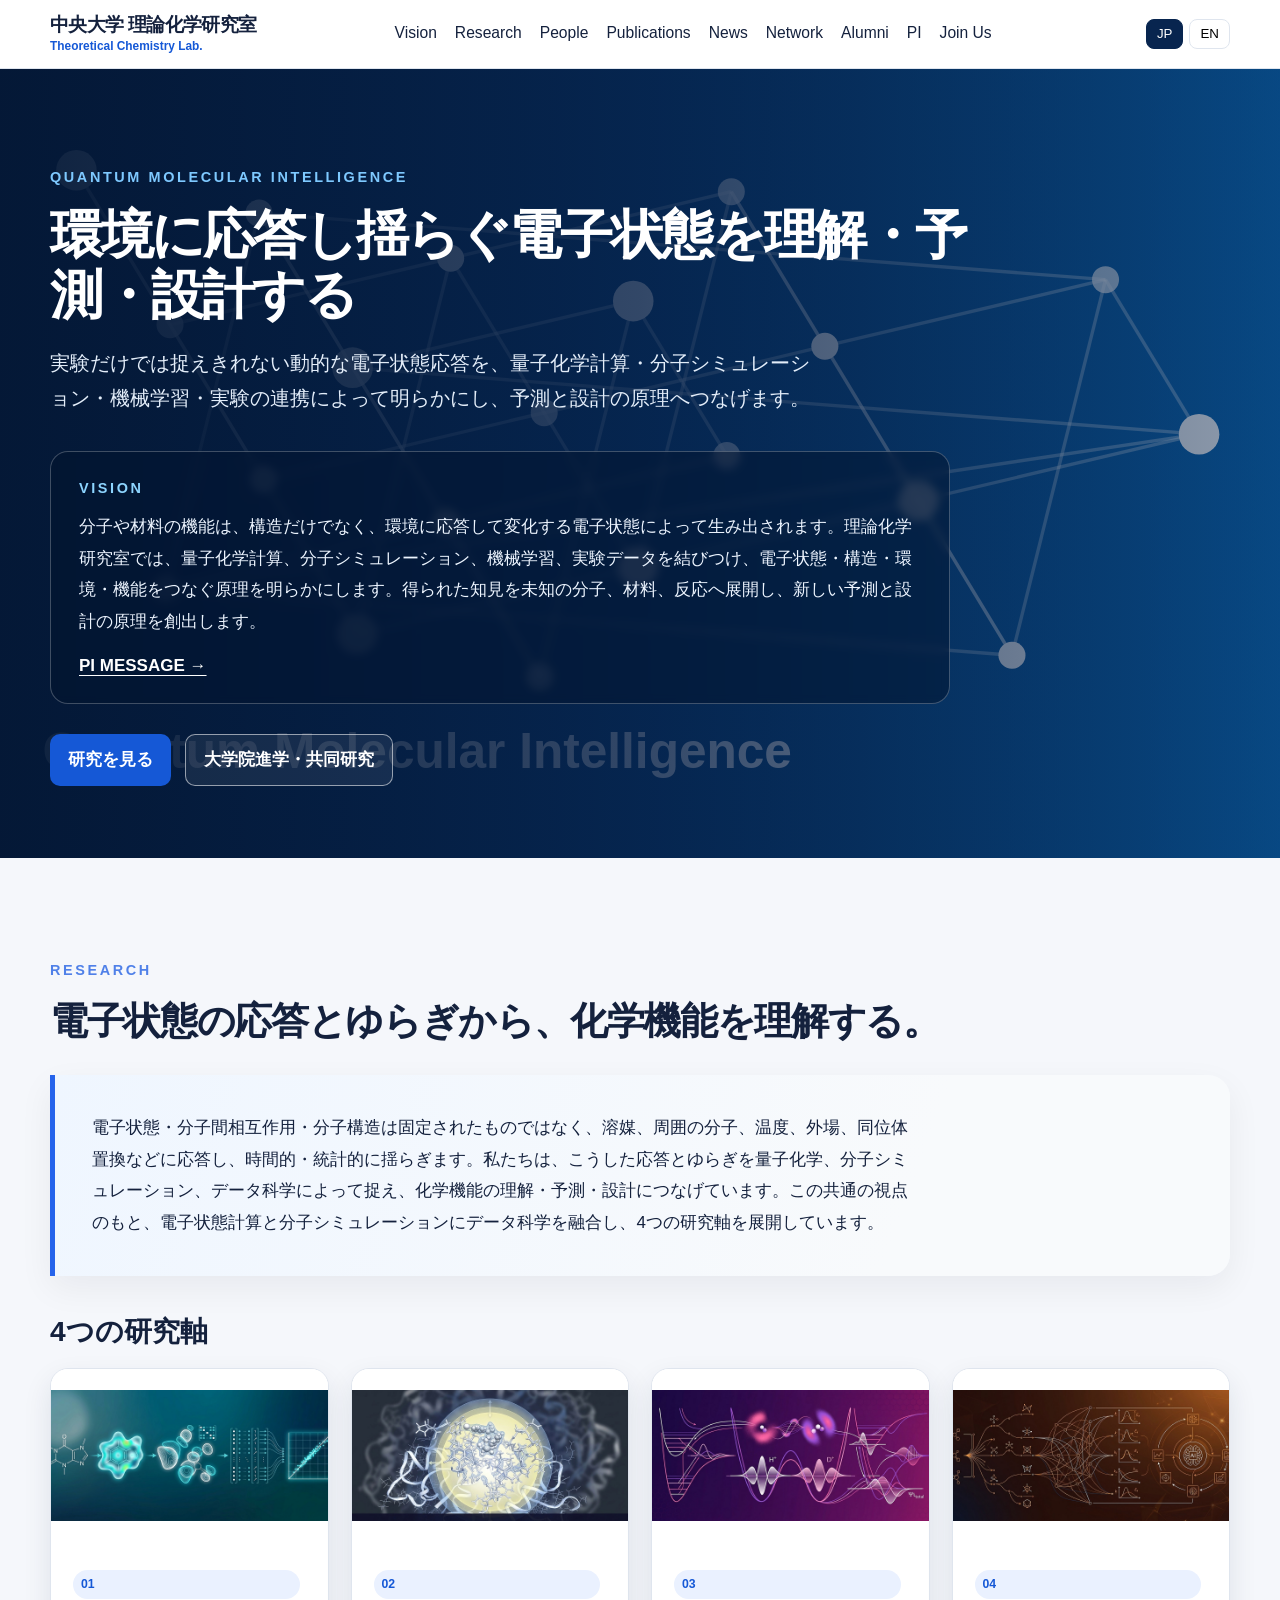
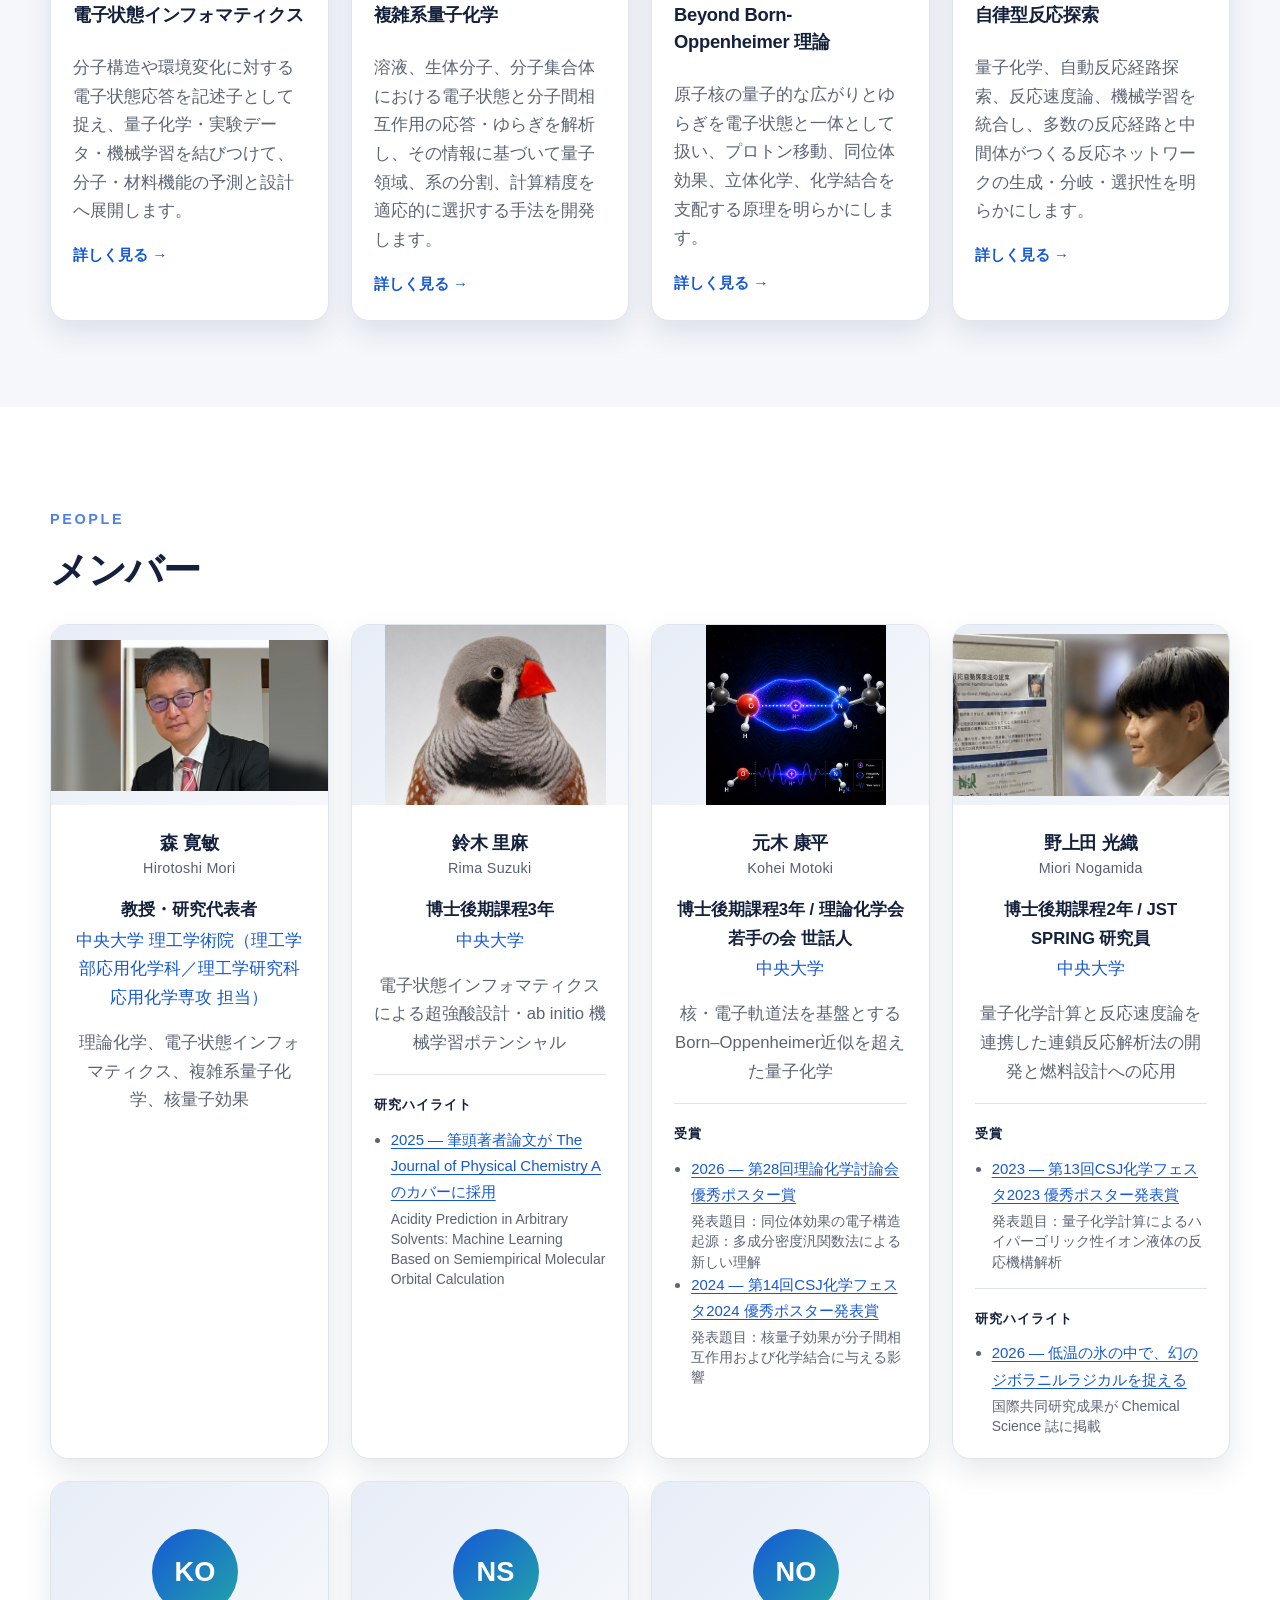
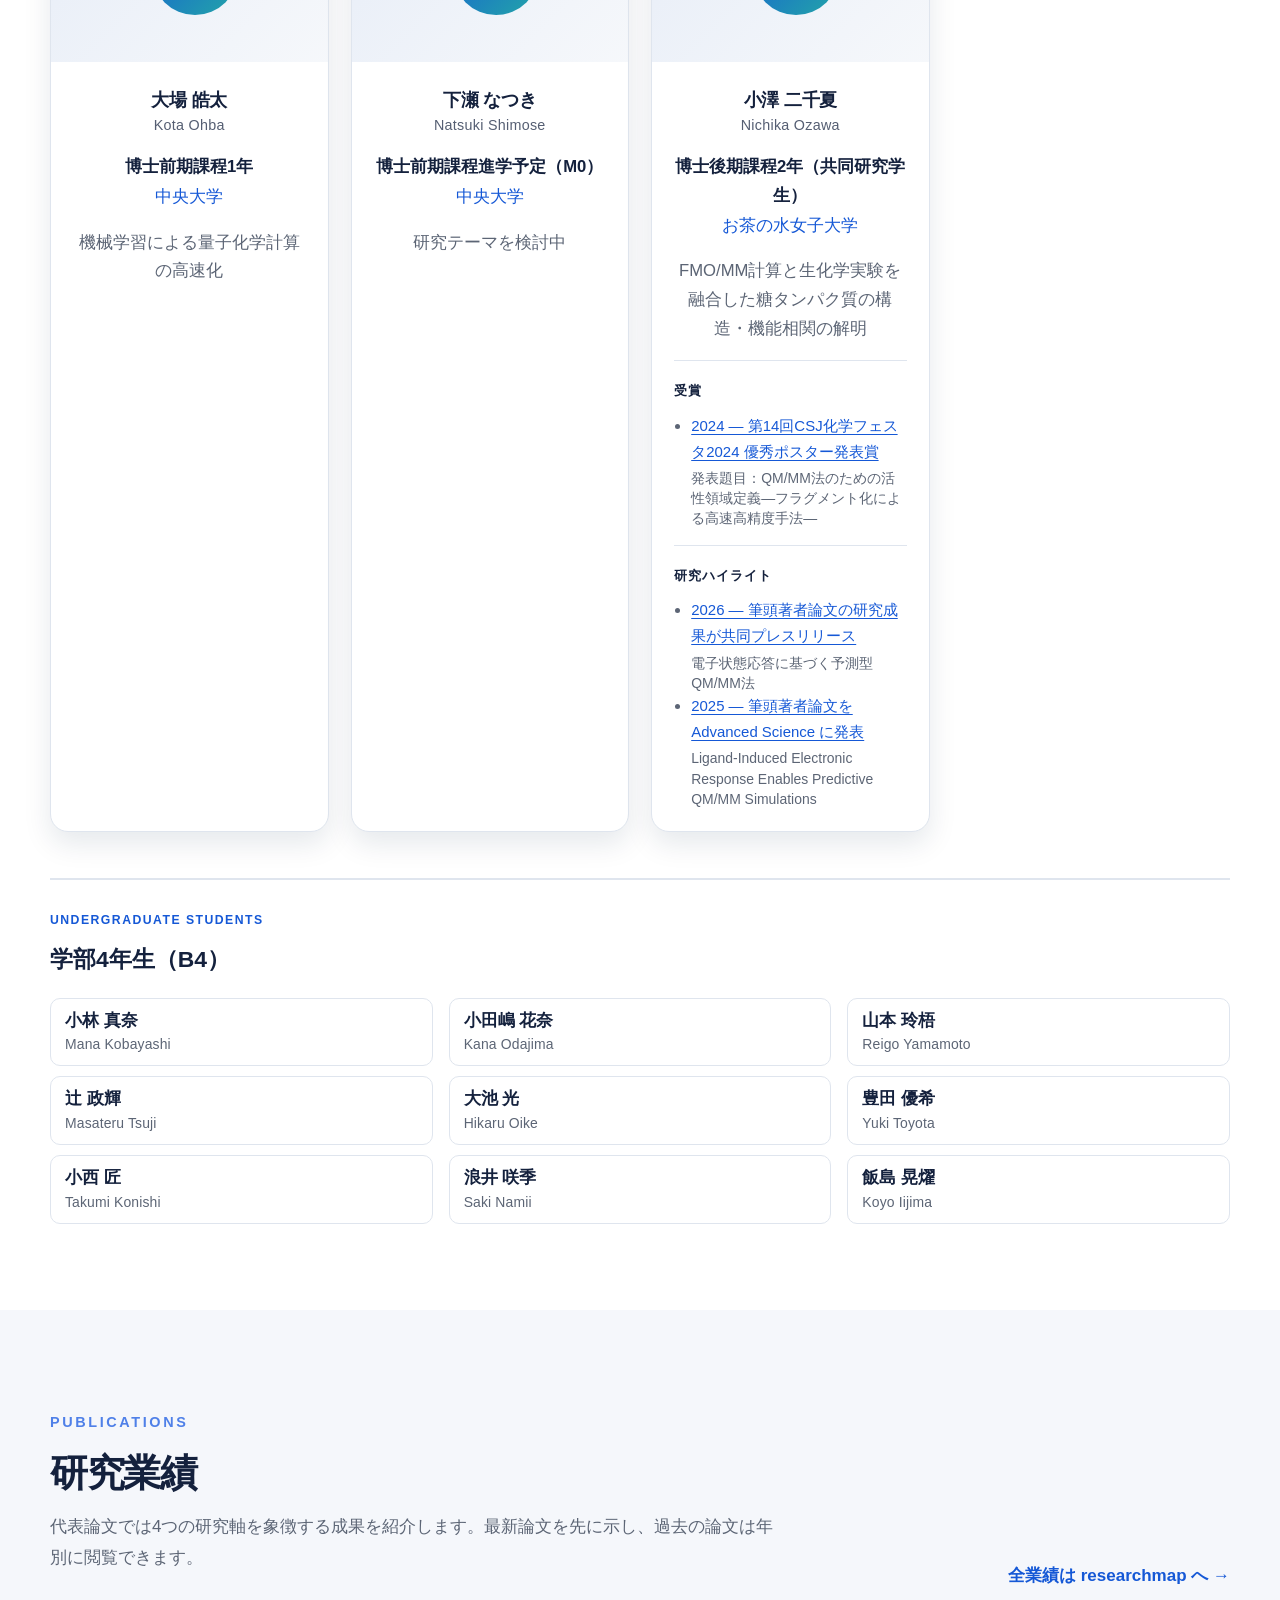
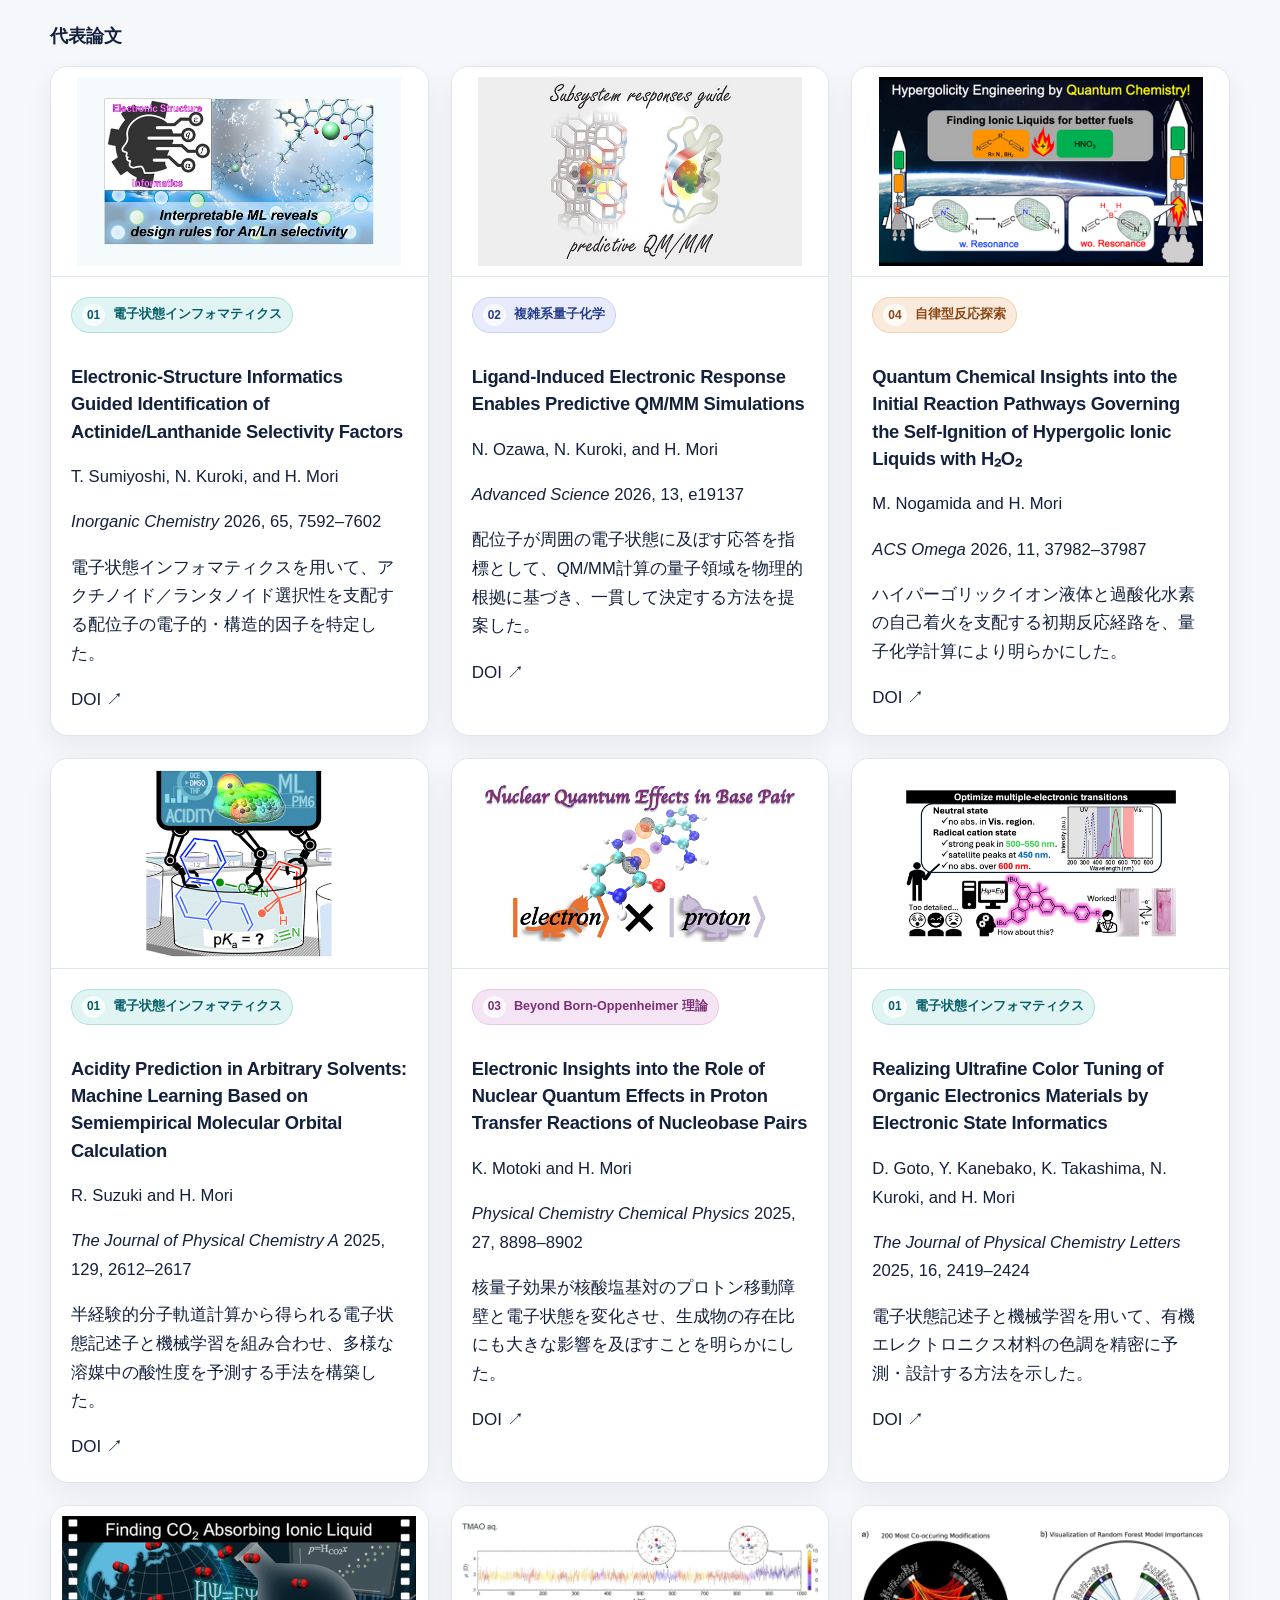
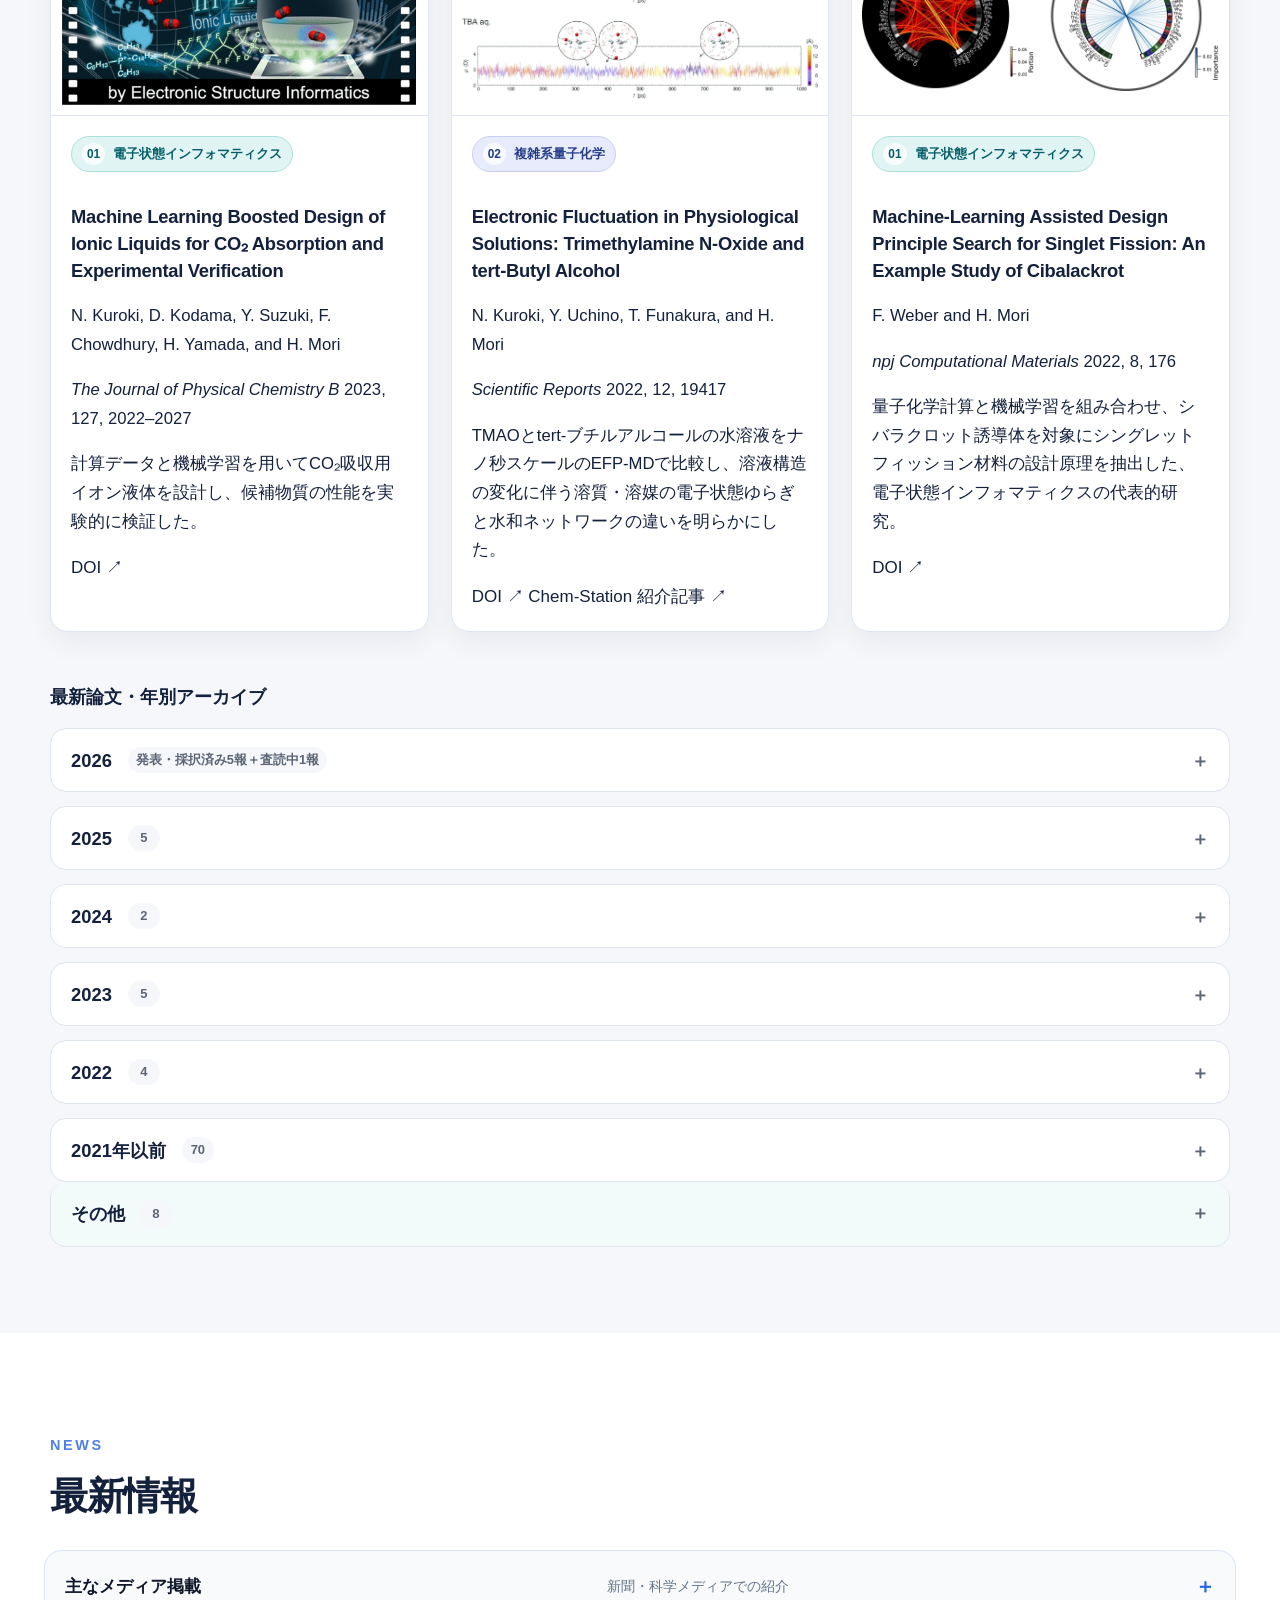
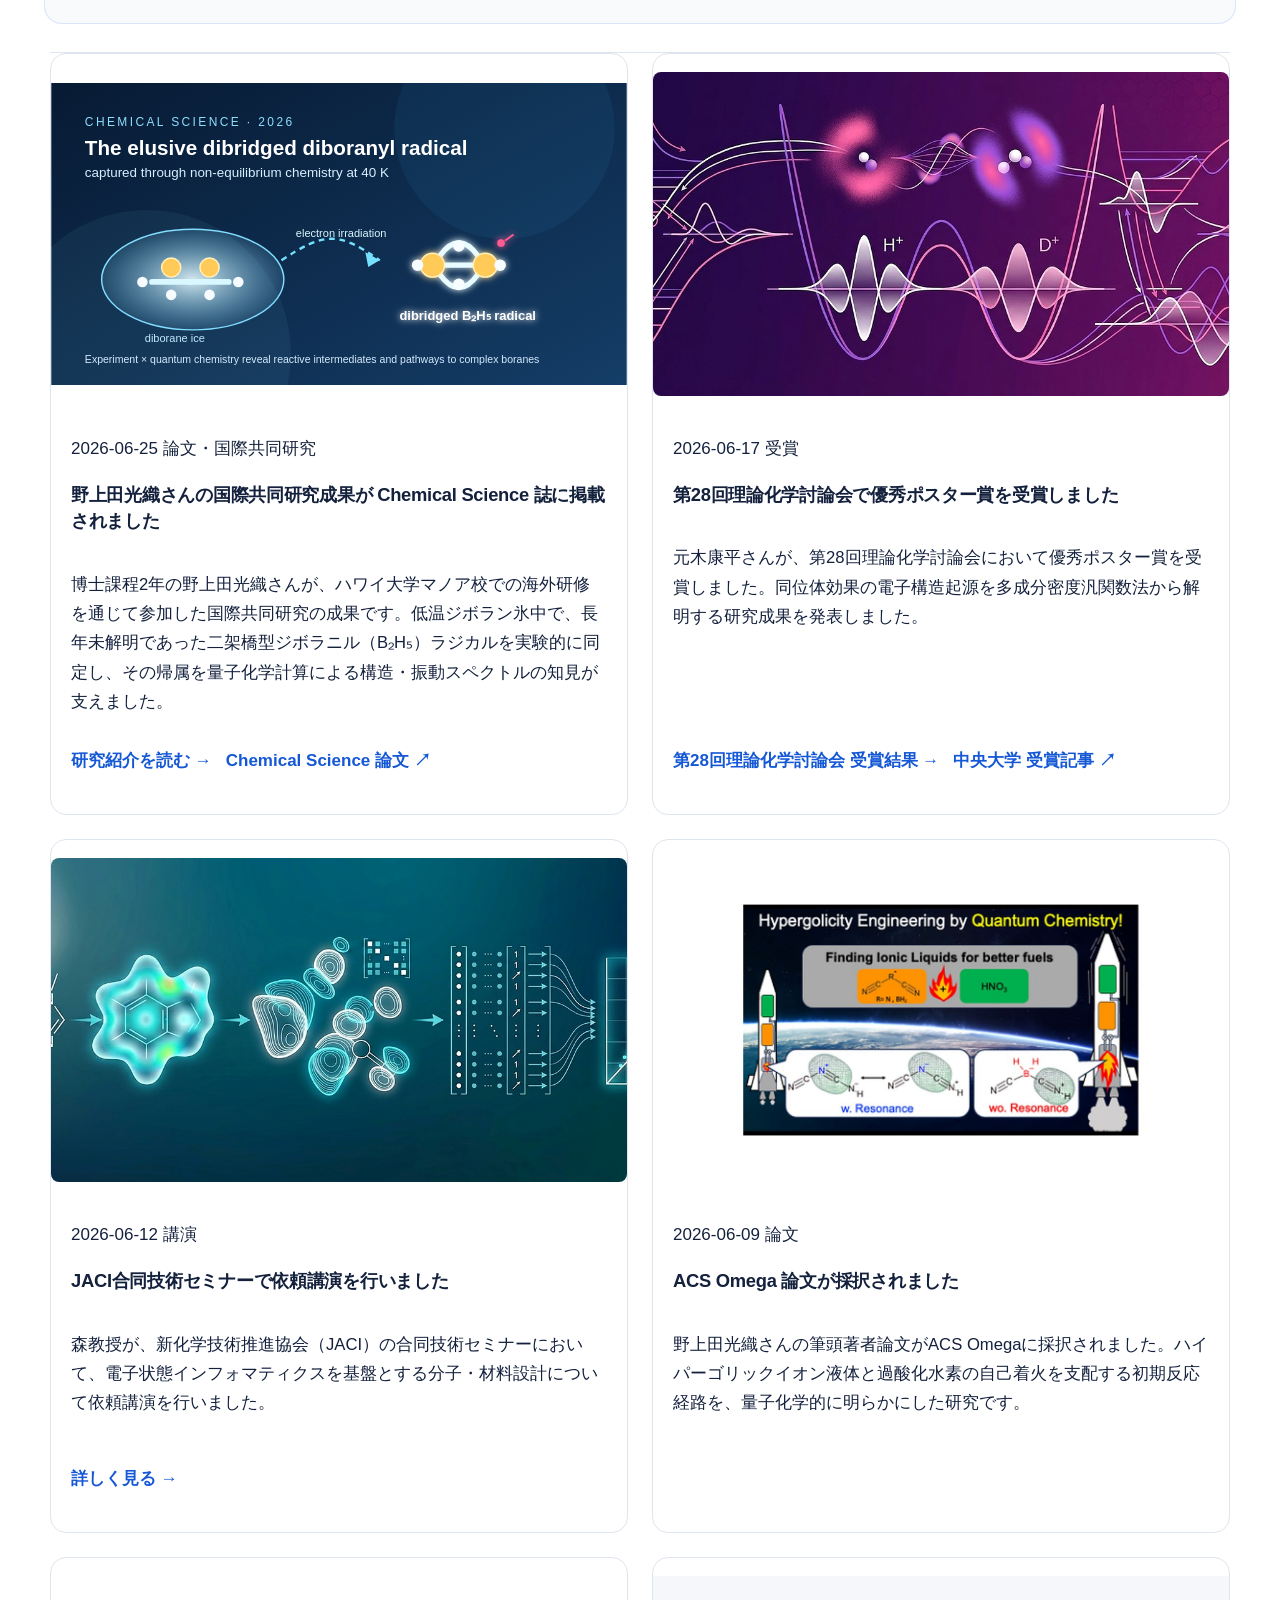
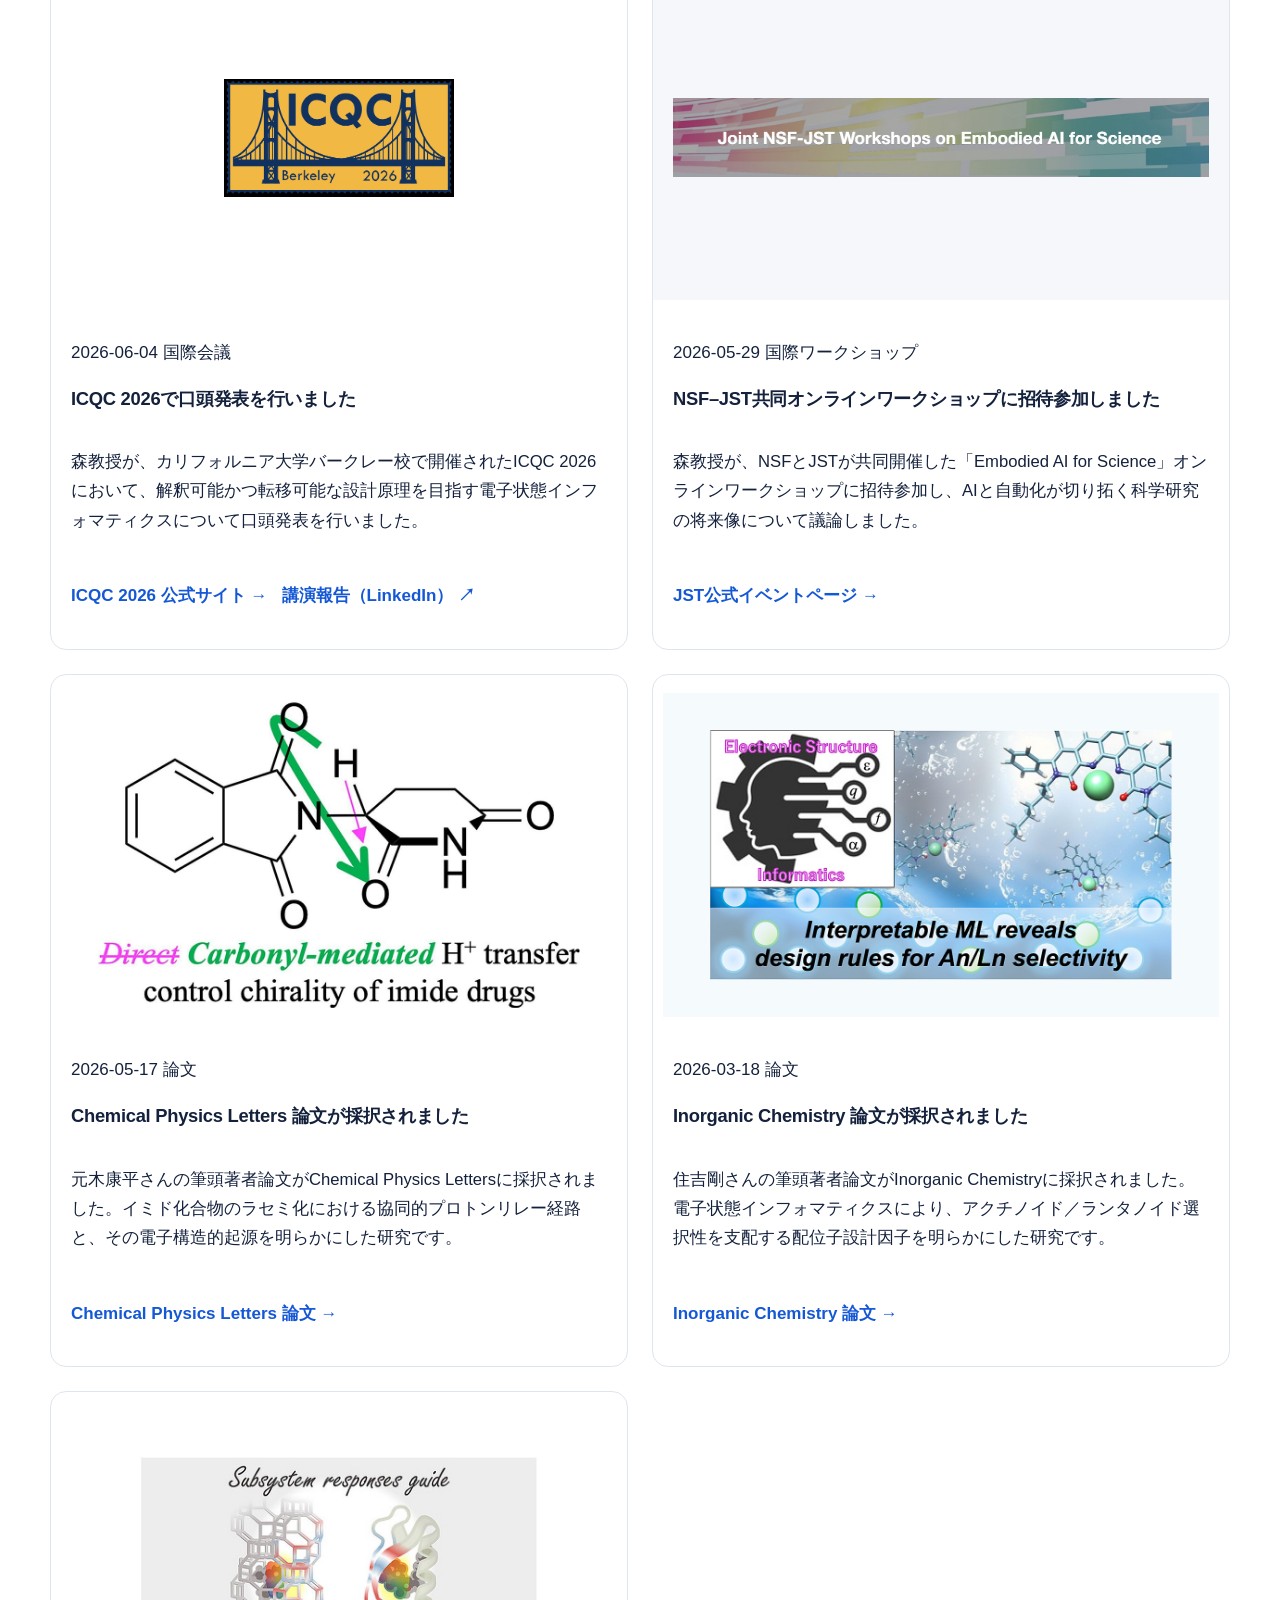
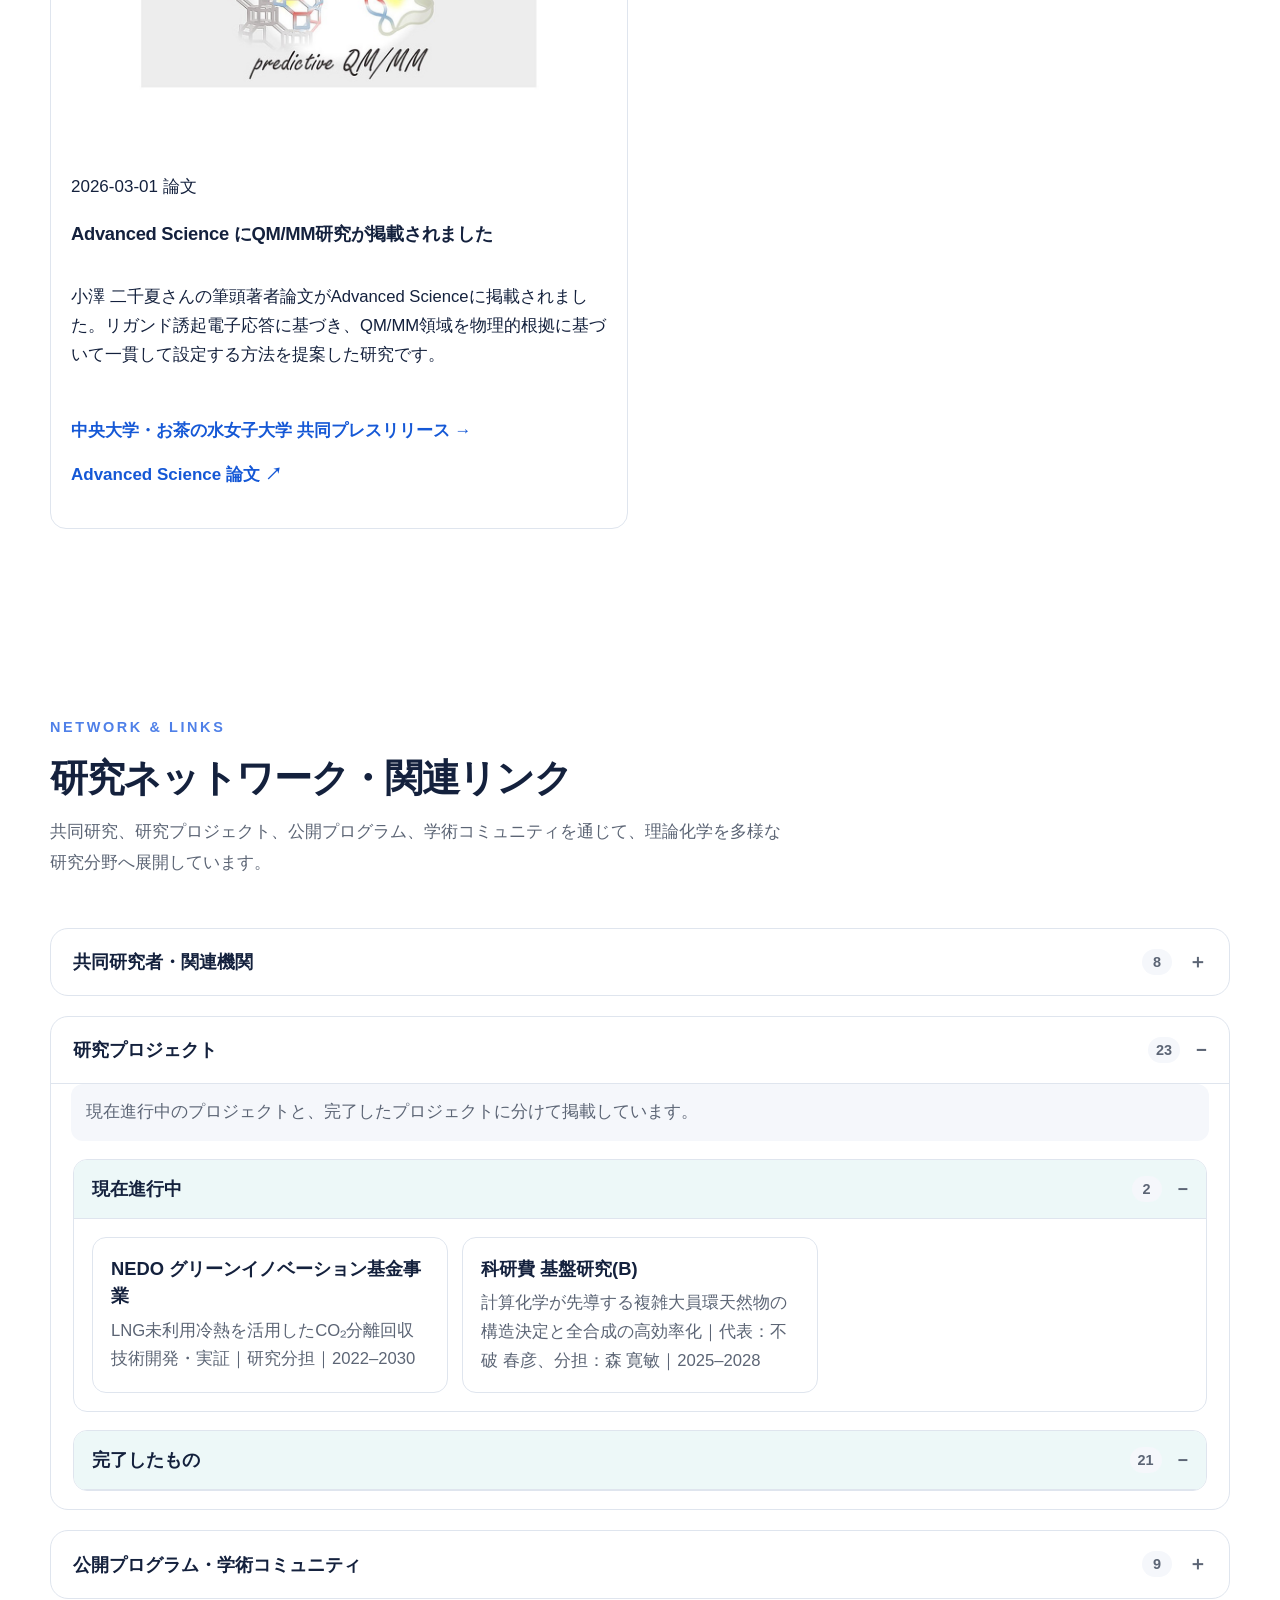
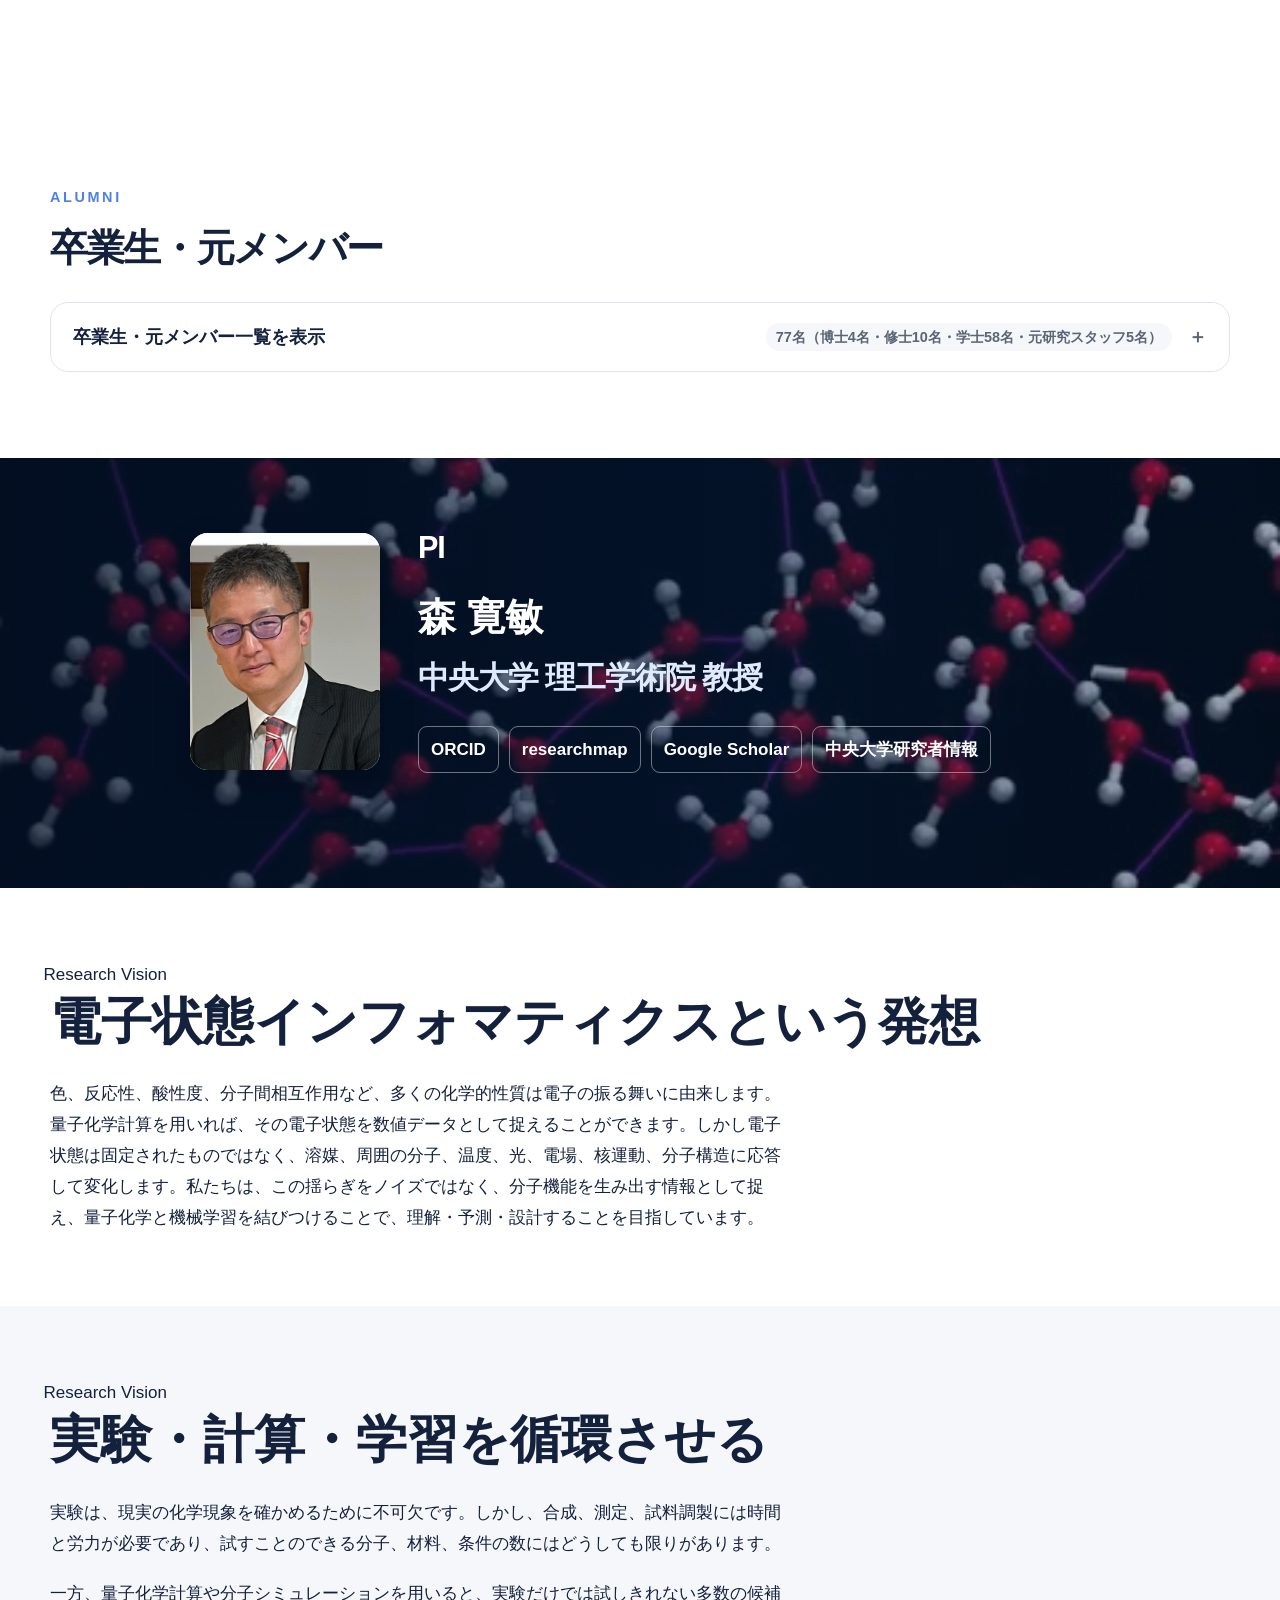
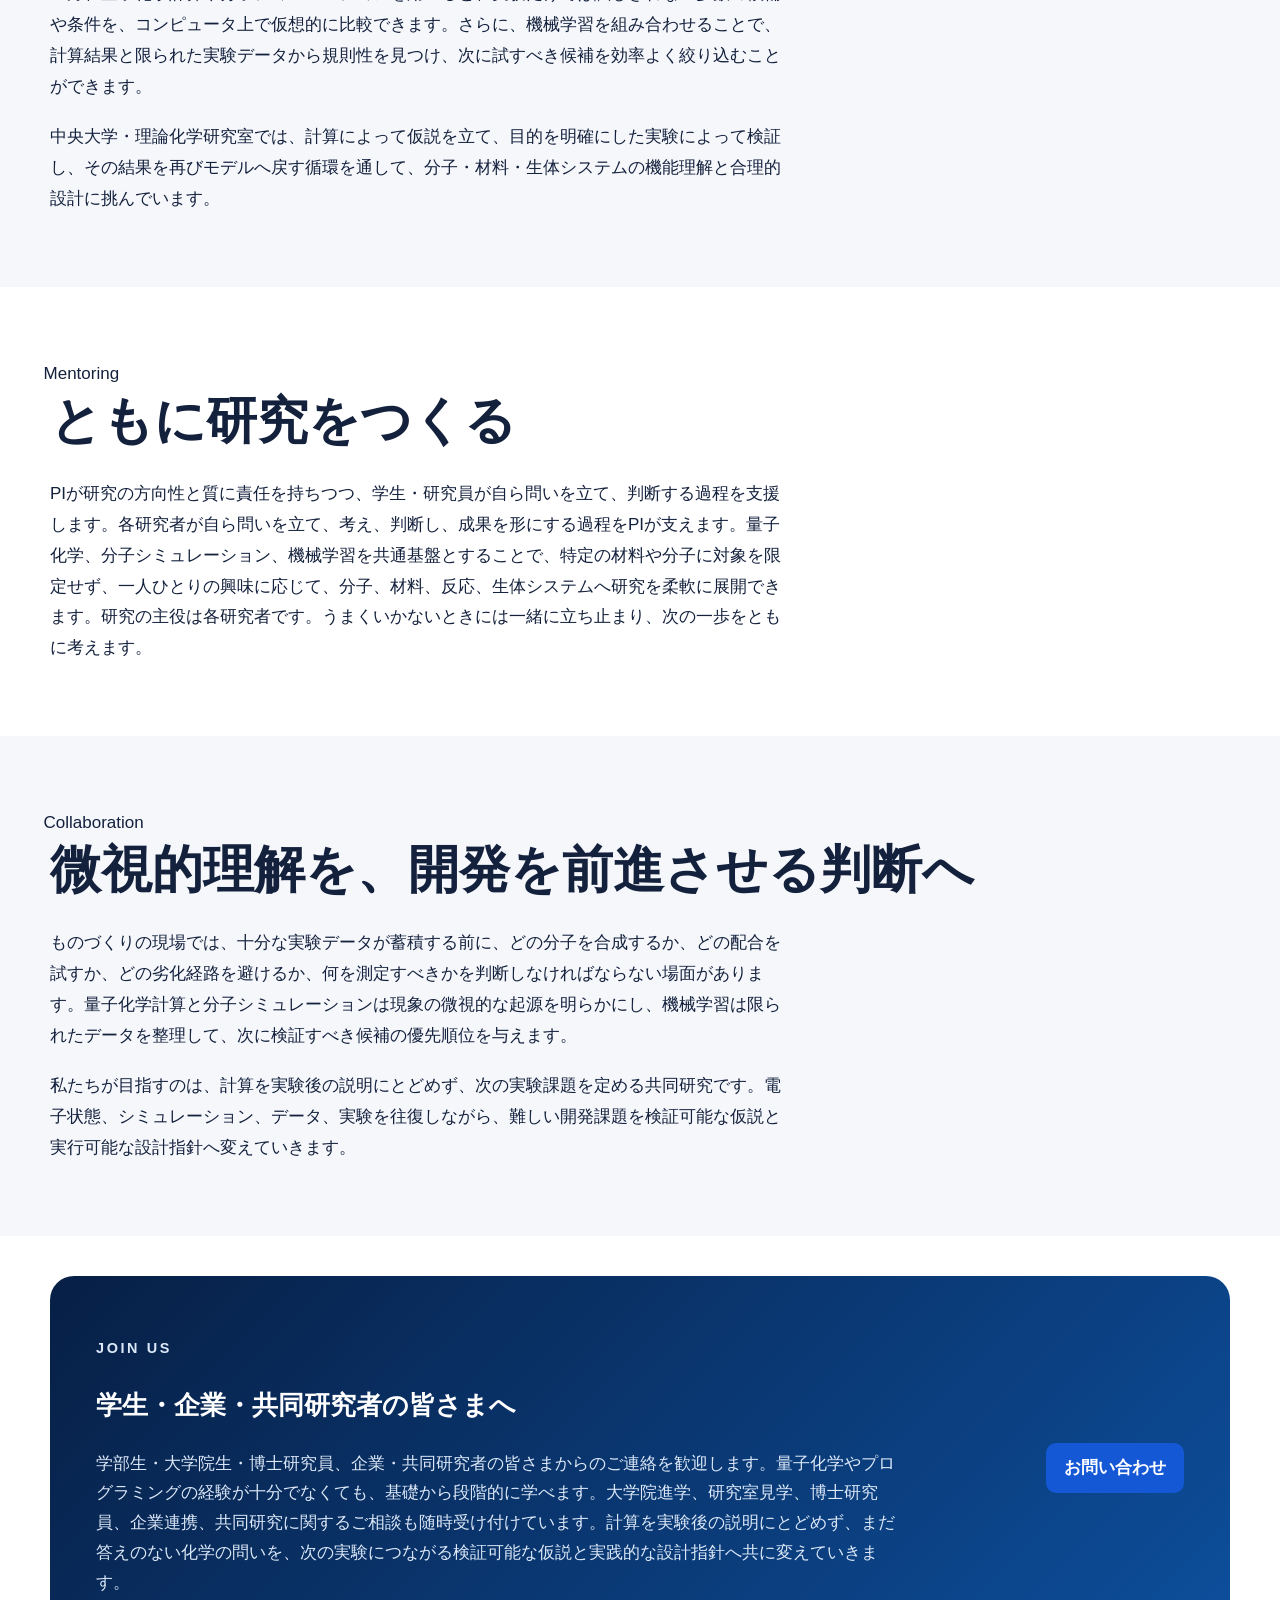
<file: index.html>
<!DOCTYPE html>

<html lang="ja">
<head>
<!-- Google tag (gtag.js) -->
<script async="" src="https://www.googletagmanager.com/gtag/js?id=G-M5RYCHJJ9G"></script>
<script>
    window.dataLayer = window.dataLayer || [];
    function gtag(){dataLayer.push(arguments);}
    gtag('js', new Date());

    gtag('config', 'G-M5RYCHJJ9G');
  </script>
<meta charset="utf-8"/>
<meta content="width=device-width, initial-scale=1" name="viewport"/>
<title>中央大学 理論化学研究室 | Theoretical Chemistry Lab., Chuo University</title>
<meta content="中央大学 理論化学研究室の公式Webサイトです。量子化学計算、分子シミュレーション、機械学習を用いて、電子状態の応答とゆらぎから分子・材料・反応機能を研究しています。" name="description"/>
<meta content="中央大学, 理論化学研究室, 森寛敏, 量子化学, 計算化学, 電子状態インフォマティクス, 分子シミュレーション" name="keywords"/>
<link href="https://qc-forest19d.github.io/theochem-lab-site/" rel="canonical"/>
<meta content="中央大学 理論化学研究室 | Theoretical Chemistry Lab., Chuo University" property="og:title"/>
<meta content="中央大学 理論化学研究室の公式Webサイトです。量子化学計算、分子シミュレーション、機械学習を用いて、電子状態の応答とゆらぎから分子・材料・反応機能を研究しています。" property="og:description"/>
<meta content="https://qc-forest19d.github.io/theochem-lab-site/" property="og:url"/>
<meta content="website" property="og:type"/>
<meta content="ja_JP" property="og:locale"/>
<meta content="https://qc-forest19d.github.io/theochem-lab-site/assets/images/people-hirotoshi-mori.jpg" property="og:image"/>
<meta content="summary_large_image" name="twitter:card"/>
<script type="application/ld+json">
{
  "@context": "https://schema.org",
  "@type": "ResearchOrganization",
  "name": "中央大学 理論化学研究室",
  "alternateName": "Theoretical Chemistry Lab., Chuo University",
  "url": "https://qc-forest19d.github.io/theochem-lab-site/",
  "description": "中央大学 理論化学研究室の公式Webサイトです。量子化学計算、分子シミュレーション、機械学習を用いて、電子状態の応答とゆらぎから分子・材料・反応機能を研究しています。",
  "parentOrganization": {
    "@type": "CollegeOrUniversity",
    "name": "中央大学",
    "url": "https://www.chuo-u.ac.jp/"
  },
  "department": {
    "@type": "Organization",
    "name": "基幹理工学部 応用化学科",
    "url": "https://www.chuo-u.ac.jp/academics/faculties/fundamental/departments/chemistry/"
  },
  "founder": {
    "@type": "Person",
    "name": "森 寛敏",
    "alternateName": "Hirotoshi Mori",
    "url": "https://researchmap.jp/qc-forest",
    "sameAs": [
      "https://orcid.org/0000-0002-7662-9636",
      "https://scholar.google.com/citations?user=V1QEbB0AAAAJ",
      "https://researchmap.jp/qc-forest"
    ]
  },
  "sameAs": [
    "https://researchmap.jp/qc-forest",
    "https://scholar.google.com/citations?user=V1QEbB0AAAAJ",
    "https://orcid.org/0000-0002-7662-9636"
  ]
}
</script>
<link href="assets/css/style.css?v=20260703-flow-fix" rel="stylesheet"/>
</head>
<body>
<header class="site-header">
<div class="site-header-inner">
<a class="brand" href="#top">
<span class="brand-main" data-en="Theoretical Chemistry Lab." data-ja="中央大学 理論化学研究室">中央大学 理論化学研究室</span>
<span class="brand-sub" data-en="Chuo University" data-ja="Theoretical Chemistry Lab.">Theoretical Chemistry Lab.</span>
</a>
<button aria-label="メニューを開く" class="nav-toggle" type="button">☰</button>
<nav aria-label="Main navigation" class="nav">
<a data-en="Vision" data-ja="Vision" href="#vision">Vision</a>
<a data-en="Research" data-ja="Research" href="#research">Research</a>
<a data-en="People" data-ja="People" href="#people">People</a>
<a data-en="Publications" data-ja="Publications" href="#publications">Publications</a>
<a data-en="News" data-ja="News" href="#news">News</a>
<a data-en="Network" data-ja="Network" href="#network">Network</a>
<a data-en="Alumni" data-ja="Alumni" href="#alumni">Alumni</a>
<a data-en="PI" data-ja="PI" href="#pi">PI</a><a data-en="Join Us" data-ja="Join Us" href="#join">Join Us</a>
</nav>
<div aria-label="Language selector" class="lang-switch">
<button class="active" data-lang="ja" type="button">JP</button>
<button data-lang="en" type="button">EN</button>
</div>
</div>
</header>
<main id="top">
<section class="hero">
<video aria-hidden="true" autoplay="" class="hero-video" loop="" muted="" playsinline="" preload="metadata">
<source src="assets/video/aimd.mp4" type="video/mp4"/>
</video>
<div class="hero-overlay"></div>
<div class="hero-content">
<p class="eyebrow">QUANTUM MOLECULAR INTELLIGENCE</p>
<h1 data-en="Understanding, predicting, and designing electronic states that respond to and fluctuate with their environment" data-ja="環境に応答し揺らぐ電子状態を理解・予測・設計する">
            環境に応答し揺らぐ電子状態を理解・予測・設計する
          </h1>
<p class="hero-copy" data-en="We combine quantum chemistry, molecular simulation, machine learning, and experiments to reveal dynamic electronic responses that experiments alone cannot fully resolve—and to turn them into principles for prediction and design." data-ja="実験だけでは捉えきれない動的な電子状態応答を、量子化学計算・分子シミュレーション・機械学習・実験の連携によって明らかにし、予測と設計の原理へつなげます。">
            実験だけでは捉えきれない動的な電子状態応答を、量子化学計算・分子シミュレーション・機械学習・実験の連携によって明らかにし、予測と設計の原理へつなげます。
          </p>
<div class="hero-vision" id="vision">
<p class="section-kicker">VISION</p>
<p data-en="The functions of molecules and materials arise not only from their structures, but also from electronic states that change in response to their environment. The Theoretical Chemistry Laboratory connects quantum chemical calculations, molecular simulations, machine learning, and experimental data to uncover the principles linking electronic state, structure, environment, and function. We extend these insights to unexplored molecules, materials, and reactions in order to establish new principles for prediction and design." data-ja="分子や材料の機能は、構造だけでなく、環境に応答して変化する電子状態によって生み出されます。理論化学研究室では、量子化学計算、分子シミュレーション、機械学習、実験データを結びつけ、電子状態・構造・環境・機能をつなぐ原理を明らかにします。得られた知見を未知の分子、材料、反応へ展開し、新しい予測と設計の原理を創出します。">
              分子や材料の機能は、構造だけでなく、環境に応答して変化する電子状態によって生み出されます。理論化学研究室では、量子化学計算、分子シミュレーション、機械学習、実験データを結びつけ、電子状態・構造・環境・機能をつなぐ原理を明らかにします。得られた知見を未知の分子、材料、反応へ展開し、新しい予測と設計の原理を創出します。
            </p>
<a class="hero-vision-link" data-en="Read the PI message →" data-ja="PI MESSAGE →" href="#pi">PI MESSAGE →</a>
</div>
<div class="hero-actions">
<a class="button primary" data-en="Explore Research" data-ja="研究を見る" href="#research">研究を見る</a>
<a class="button ghost" data-en="Join &amp; Collaborate" data-ja="大学院進学・共同研究" href="#join">大学院進学・共同研究</a>
</div>
</div>
</section>
<section class="section alt" id="research">
<div class="section-head">
<div>
<p class="section-kicker">RESEARCH</p>
<h2 data-en="Understanding chemical function through electronic-state responses and fluctuations" data-ja="電子状態の応答とゆらぎから、化学機能を理解する。">
              電子状態の応答とゆらぎから、化学機能を理解する。
            </h2>
</div>
</div>
<div class="research-common-lens">
<p data-en="Electronic states, intermolecular interactions, and molecular structures are not fixed. They respond to solvents, surrounding molecules, temperature, external fields, and isotopic substitution, and fluctuate over time and across molecular ensembles. We capture these responses and fluctuations through quantum chemistry, molecular simulation, and data science, connecting them to the understanding, prediction, and design of chemical function. From this common perspective, we develop four complementary research pillars by integrating data science with electronic-structure calculations and molecular simulation." data-ja="電子状態・分子間相互作用・分子構造は固定されたものではなく、溶媒、周囲の分子、温度、外場、同位体置換などに応答し、時間的・統計的に揺らぎます。私たちは、こうした応答とゆらぎを量子化学、分子シミュレーション、データ科学によって捉え、化学機能の理解・予測・設計につなげています。この共通の視点のもと、電子状態計算と分子シミュレーションにデータ科学を融合し、4つの研究軸を展開しています。">電子状態・分子間相互作用・分子構造は固定されたものではなく、溶媒、周囲の分子、温度、外場、同位体置換などに応答し、時間的・統計的に揺らぎます。私たちは、こうした応答とゆらぎを量子化学、分子シミュレーション、データ科学によって捉え、化学機能の理解・予測・設計につなげています。この共通の視点のもと、電子状態計算と分子シミュレーションにデータ科学を融合し、4つの研究軸を展開しています。</p>
</div>
<h3 class="research-pillars-title" data-en="Four Research Pillars" data-ja="4つの研究軸">4つの研究軸</h3>
<div class="card-grid research-grid" id="research-grid"></div>
</section>
<section class="section" id="people">
<div class="section-head">
<div>
<p class="section-kicker">PEOPLE</p>
<h2 data-en="People" data-ja="メンバー">メンバー</h2>
</div>
</div>
<div class="card-grid people-grid" id="people-grid"></div>
<div class="b4-members" id="b4-members">
<div class="b4-members-head">
<p class="b4-members-kicker">UNDERGRADUATE STUDENTS</p>
<h3 data-en="Bachelor's Students (B4)" data-ja="学部4年生（B4）">学部4年生（B4）</h3>
</div>
<div class="b4-name-grid" id="b4-name-grid"></div>
</div>
</section>
<section class="section alt" id="publications">
<div class="section-head">
<div>
<p class="section-kicker">PUBLICATIONS</p>
<h2 data-en="Publications" data-ja="研究業績">研究業績</h2>
<p class="section-lead" data-en="Selected papers illustrate the laboratory’s four research pillars. Recent papers are shown first; earlier publications are available by year below." data-ja="代表論文では4つの研究軸を象徴する成果を紹介します。最新論文を先に示し、過去の論文は年別に閲覧できます。">代表論文では4つの研究軸を象徴する成果を紹介します。最新論文を先に示し、過去の論文は年別に閲覧できます。</p>
</div>
<a class="text-link" data-en="Complete record on researchmap →" data-ja="全業績は researchmap へ →" href="https://researchmap.jp/qc-forest" rel="noopener" target="_blank">
            全業績は researchmap へ →
          </a>
</div>
<div class="publication-subsection">
<h3 data-en="Selected Publications" data-ja="代表論文">代表論文</h3>
<div class="card-grid publication-grid" id="selected-publications"></div>
</div>
<div class="year-list">
<h3 data-en="Recent Publications &amp; Archive" data-ja="最新論文・年別アーカイブ">最新論文・年別アーカイブ</h3>
<div id="publications-by-year">
<details class="publication-period publication-year" data-year="2026">
<summary>
<span>2026</span><span class="publication-period-count" data-en="5 published/accepted + 1 under review" data-ja="発表・採択済み5報＋査読中1報">発表・採択済み5報＋査読中1報</span>
</summary>
<div class="publication-period-body">
<div class="pub-year-list">
<div class="pub-row">
<div class="pub-row-head">
<span class="pub-list-pillar pub-pillar-adaptive"><span class="pub-pillar-number">02</span><span data-en="Complex Systems Quantum Chemistry" data-ja="複雑系量子化学">複雑系量子化学</span></span>
<div class="pub-title">
                        Non-Equilibrium Formation of the Elusive Dibridged
                        Diboranyl (B₂H₅) Radical and Boranes in Low-Temperature
                        Diborane Ices
                      </div>
</div>
<div class="pub-meta">
                      J. Wang, J. H. Marks, C. Zhang, A. M. Turner, M. McAnally,
                      M. Nogamida, and R. I. Kaiser.
                      <em>Chemical Science</em> 2026.
                      <a href="https://doi.org/10.1039/D6SC04215E" rel="noopener" target="_blank">DOI</a>
</div>
<p class="pub-summary" data-en="An international collaboration experimentally identified the dibridged diboranyl (B₂H₅) radical in low-temperature diborane ice, with the assignment supported by quantum-chemical insights into molecular structures and vibrational spectra." data-ja="低温ジボラン氷中で二架橋型ジボラニル（B₂H₅）ラジカルを実験的に同定し、その帰属を量子化学計算による構造・振動スペクトルの知見が支えた国際共同研究。">
                      低温ジボラン氷中で二架橋型ジボラニル（B₂H₅）ラジカルを実験的に同定し、その帰属を量子化学計算による構造・振動スペクトルの知見が支えた国際共同研究。
                    </p>
</div>
<div class="pub-row">
<div class="pub-row-head">
<span class="pub-list-pillar pub-pillar-reaction"><span class="pub-pillar-number">04</span><span data-en="Autonomous Reaction Exploration" data-ja="自律型反応探索">自律型反応探索</span></span>
<div class="pub-title">
                        A cooperative proton-relay pathway in imide
                        racemization: An electronic-structure perspective
                      </div>
</div>
<div class="pub-meta">
                      K. Motoki and H. Mori.
                      <em>Chemical Physics Letters</em> 2026, 895, 142877.
                      <a href="https://doi.org/10.1016/j.cplett.2026.142877" rel="noopener" target="_blank">DOI</a>
</div>
<p class="pub-summary" data-en="An electronic-structure analysis reveals a cooperative proton-relay pathway governing imide racemization." data-ja="イミド化合物のラセミ化を促進する協同的プロトンリレー経路を、電子構造の観点から解明した。">
                      イミド化合物のラセミ化を促進する協同的プロトンリレー経路を、電子構造の観点から解明した。
                    </p>
</div>
<div class="pub-row">
<div class="pub-row-head">
<span class="pub-list-pillar pub-pillar-intelligence"><span class="pub-pillar-number">01</span><span data-en="Electronic-State Informatics" data-ja="電子状態インフォマティクス">電子状態インフォマティクス</span></span>
<div class="pub-title">
                        Electronic-Structure Informatics Guided Identification
                        of Actinide/Lanthanide Selectivity Factors
                      </div>
</div>
<div class="pub-meta">
                      T. Sumiyoshi, N. Kuroki, and H. Mori.
                      <em>Inorganic Chemistry</em> 2026, 65, 7592–7602.
                      <a href="https://doi.org/10.1021/acs.inorgchem.5c05680" rel="noopener" target="_blank">DOI</a>
</div>
<p class="pub-summary" data-en="Electronic-structure informatics identifies factors governing actinide/lanthanide selectivity." data-ja="電子状態インフォマティクスを用いて、アクチノイド／ランタノイド選択性を支配する配位子の電子的・構造的因子を特定した。">
                      電子状態インフォマティクスを用いて、アクチノイド／ランタノイド選択性を支配する配位子の電子的・構造的因子を特定した。
                    </p>
</div>
<div class="pub-row">
<div class="pub-row-head">
<span class="pub-list-pillar pub-pillar-adaptive"><span class="pub-pillar-number">02</span><span data-en="Complex Systems Quantum Chemistry" data-ja="複雑系量子化学">複雑系量子化学</span></span>
<div class="pub-title">
                        Ligand-Induced Electronic Response Enables Predictive
                        QM/MM Simulations
                      </div>
</div>
<div class="pub-meta">
                      N. Ozawa, N. Kuroki, and H. Mori.
                      <em>Advanced Science</em> 2026, 13, e19137.
                      <a href="https://doi.org/10.1002/advs.202519137" rel="noopener" target="_blank">DOI</a>
</div>
<p class="pub-summary" data-en="A ligand-induced electronic-response framework for predictive definition of QM regions in QM/MM simulations." data-ja="配位子が周囲の電子状態に及ぼす応答を指標として、QM/MM計算の量子領域を物理的根拠に基づき、一貫して決定する方法を提案した。">
                      配位子が周囲の電子状態に及ぼす応答を指標として、QM/MM計算の量子領域を物理的根拠に基づき、一貫して決定する方法を提案した。
                    </p>
</div>
<div class="pub-row">
<div class="pub-row-head">
<span class="pub-list-pillar pub-pillar-reaction"><span class="pub-pillar-number">04</span><span data-en="Autonomous Reaction Exploration" data-ja="自律型反応探索">自律型反応探索</span></span>
<div class="pub-title">
                        Quantum Chemical Insights into the Initial Reaction
                        Pathways Governing the Self-Ignition of Hypergolic Ionic
                        Liquids with H₂O₂
                      </div>
</div>
<div class="pub-meta">
                      M. Nogamida and H. Mori. <em>ACS Omega</em> 2026, 11,
                      37982–37987.
                      <a href="https://doi.org/10.1021/acsomega.6c03360" rel="noopener" target="_blank">DOI</a>
</div>
<p class="pub-summary" data-en="Quantum-chemical analysis of the initial reaction pathways governing self-ignition of hypergolic ionic liquids with hydrogen peroxide." data-ja="ハイパーゴリックイオン液体と過酸化水素の自己着火を支配する初期反応経路を、量子化学計算により明らかにした。">
                      ハイパーゴリックイオン液体と過酸化水素の自己着火を支配する初期反応経路を、量子化学計算により明らかにした。
                    </p>
</div>
<div class="publication-status-divider">
<span data-en="Preprint / Under review" data-ja="プレプリント・査読中">プレプリント・査読中</span>
</div>
<div class="pub-row">
<div class="pub-row-head">
<span class="pub-list-pillar pub-pillar-beyond-bo"><span class="pub-pillar-number">03</span><span data-en="Beyond Born-Oppenheimer Theory" data-ja="Beyond Born-Oppenheimer 理論">Beyond Born-Oppenheimer 理論</span></span>
<div class="pub-title">
                        Orbital-Isotopic Modulation of Stereoelectronic
                        Interactions
                      </div>
</div>
<div class="pub-meta">
                      K. Motoki and H. Mori.
                      <em data-en="Preprint, 2026. Under review" data-ja="プレプリント、2026年。査読中">プレプリント、2026年。査読中</em>.
                    </div>
<p class="pub-summary" data-en="Analysis of isotopic modulation of stereoelectronic interactions from nuclear-quantum and electronic-structure perspectives (submitted May 18, 2026; under review)." data-ja="同位体置換が分子構造と軌道相互作用を変化させる機構を、核量子効果を含む電子状態計算から解析した。">
                      同位体置換が分子構造と軌道相互作用を変化させる機構を、核量子効果を含む電子状態計算から解析した。
                    </p>
</div>
</div>
</div>
</details>
<details class="publication-period publication-year" data-year="2025">
<summary>
<span>2025</span><span class="publication-period-count">5</span>
</summary>
<div class="publication-period-body">
<div class="pub-year-list">
<div class="pub-row">
<div class="pub-row-head">
<span class="pub-list-pillar pub-pillar-intelligence"><span class="pub-pillar-number">01</span><span data-en="Electronic-State Informatics" data-ja="電子状態インフォマティクス">電子状態インフォマティクス</span></span>
<div class="pub-title">
                        Acidity Prediction in Arbitrary Solvents: Machine
                        Learning Based on Semiempirical Molecular Orbital
                        Calculation
                      </div>
</div>
<div class="pub-meta">
                      R. Suzuki and H. Mori.
                      <em>The Journal of Physical Chemistry A</em> 2025, 129,
                      2612–2617.
                      <a href="https://doi.org/10.1021/acs.jpca.4c07367" rel="noopener" target="_blank">DOI</a>
</div>
<p class="pub-summary" data-en="Machine learning informed by semiempirical molecular orbital calculations predicts acidity in arbitrary solvents." data-ja="半経験的分子軌道計算から得られる電子状態記述子と機械学習を組み合わせ、多様な溶媒中の酸性度を予測する手法を構築した。">
                      半経験的分子軌道計算から得られる電子状態記述子と機械学習を組み合わせ、多様な溶媒中の酸性度を予測する手法を構築した。
                    </p>
</div>
<div class="pub-row">
<div class="pub-row-head">
<span class="pub-list-pillar pub-pillar-beyond-bo"><span class="pub-pillar-number">03</span><span data-en="Beyond Born-Oppenheimer Theory" data-ja="Beyond Born-Oppenheimer 理論">Beyond Born-Oppenheimer 理論</span></span>
<div class="pub-title">
                        Beyond Born–Oppenheimer Pharmaceutical Quantum Chemistry
                        of Thalidomide Analogs and Deuterium Substituents
                      </div>
</div>
<div class="pub-meta">
                      K. Motoki and H. Mori. <em>ChemRxiv</em> 2025.
                    </div>
<p class="pub-summary" data-en="Beyond-Born–Oppenheimer pharmaceutical quantum chemistry of thalidomide analogs and deuterated substituents." data-ja="サリドマイド類縁体と重水素置換体を対象に、核量子効果が立体反転と電子状態に及ぼす影響を解析し、薬理作用や安全性評価に関わる同位体効果の可能性を示した。">
                      サリドマイド類縁体と重水素置換体を対象に、核量子効果が立体反転と電子状態に及ぼす影響を解析し、薬理作用や安全性評価に関わる同位体効果の可能性を示した。
                    </p>
</div>
<div class="pub-row">
<div class="pub-row-head">
<span class="pub-list-pillar pub-pillar-beyond-bo"><span class="pub-pillar-number">03</span><span data-en="Beyond Born-Oppenheimer Theory" data-ja="Beyond Born-Oppenheimer 理論">Beyond Born-Oppenheimer 理論</span></span>
<div class="pub-title">
                        Electronic Insights into the Role of Nuclear Quantum
                        Effects in Proton Transfer Reactions of Nucleobase Pairs
                      </div>
</div>
<div class="pub-meta">
                      K. Motoki and H. Mori.
                      <em>Physical Chemistry Chemical Physics</em> 2025, 27,
                      8898–8902.
                      <a href="https://doi.org/10.1039/D5CP00698H" rel="noopener" target="_blank">DOI</a>
</div>
<p class="pub-summary" data-en="Electronic-structure analysis of nuclear quantum effects in proton transfer reactions of nucleobase pairs." data-ja="核量子効果が核酸塩基対のプロトン移動障壁と電子状態を変化させ、生成物の存在比にも大きな影響を及ぼすことを明らかにした。">
                      核量子効果が核酸塩基対のプロトン移動障壁と電子状態を変化させ、生成物の存在比にも大きな影響を及ぼすことを明らかにした。
                    </p>
</div>
<div class="pub-row">
<div class="pub-row-head">
<span class="pub-list-pillar pub-pillar-intelligence"><span class="pub-pillar-number">01</span><span data-en="Electronic-State Informatics" data-ja="電子状態インフォマティクス">電子状態インフォマティクス</span></span>
<div class="pub-title">
                        Realizing Ultrafine Color Tuning of Organic Electronics
                        Materials by Electronic State Informatics
                      </div>
</div>
<div class="pub-meta">
                      D. Goto, Y. Kanebako, K. Takashima, N. Kuroki, and H.
                      Mori.
                      <em>The Journal of Physical Chemistry Letters</em> 2025,
                      16, 2419–2424.
                      <a href="https://doi.org/10.1021/acs.jpclett.4c03519" rel="noopener" target="_blank">DOI</a>
</div>
<p class="pub-summary" data-en="Electronic-state informatics enables ultrafine color tuning of organic electronic materials." data-ja="電子状態記述子と機械学習を用いて、有機エレクトロニクス材料の色調を精密に予測・設計する方法を示した。">
                      電子状態記述子と機械学習を用いて、有機エレクトロニクス材料の色調を精密に予測・設計する方法を示した。
                    </p>
</div>
<div class="pub-row">
<div class="pub-row-head">
<span class="pub-list-pillar pub-pillar-intelligence"><span class="pub-pillar-number">01</span><span data-en="Electronic-State Informatics" data-ja="電子状態インフォマティクス">電子状態インフォマティクス</span></span>
<div class="pub-title">
                        Reconciling Color Purity and Redox Potential in
                        Electrochromic Materials via Electronic-State-Informed
                        Molecular Design
                      </div>
</div>
<div class="pub-meta">
                      D. Goto and H. Mori.
                      <em>Chemical Communications</em> 2025, 61, 16010–16013.
                      <a href="https://doi.org/10.1039/D5CC04421A" rel="noopener" target="_blank">DOI</a>
</div>
<p class="pub-summary" data-en="Electronic-state-informed molecular design reconciles color purity and redox potential." data-ja="電子状態に基づく分子設計により、エレクトロクロミック材料の色純度と酸化還元電位を両立する設計指針を示した。">
                      電子状態に基づく分子設計により、エレクトロクロミック材料の色純度と酸化還元電位を両立する設計指針を示した。
                    </p>
</div>
</div>
</div>
</details>
<details class="publication-period publication-year" data-year="2024">
<summary>
<span>2024</span><span class="publication-period-count">2</span>
</summary>
<div class="publication-period-body">
<div class="pub-year-list">
<div class="pub-row">
<div class="pub-row-head">
<span class="pub-list-pillar pub-pillar-intelligence"><span class="pub-pillar-number">01</span><span data-en="Electronic-State Informatics" data-ja="電子状態インフォマティクス">電子状態インフォマティクス</span></span>
<div class="pub-title">
                        Avoiding Photocyclized Degradation of Electrochromic
                        Materials Based on Quantum Chemical Molecular Design
                      </div>
</div>
<div class="pub-meta">
                      D. Goto and H. Mori.
                      <em>The Journal of Physical Chemistry Letters</em> 2024,
                      15, 8205–8210.
                      <a href="https://doi.org/10.1021/acs.jpclett.4c01783" rel="noopener" target="_blank">DOI</a>
</div>
<p class="pub-summary" data-en="Quantum-chemical molecular design avoids photocyclized degradation in electrochromic materials." data-ja="光環化によるエレクトロクロミック材料の劣化機構を量子化学的に解析し、劣化を抑制する分子設計指針を提案した。">
                      光環化によるエレクトロクロミック材料の劣化機構を量子化学的に解析し、劣化を抑制する分子設計指針を提案した。
                    </p>
</div>
<div class="pub-row">
<div class="pub-row-head">
<span class="pub-list-pillar pub-pillar-reaction"><span class="pub-pillar-number">04</span><span data-en="Autonomous Reaction Exploration" data-ja="自律型反応探索">自律型反応探索</span></span>
<div class="pub-title">
                        Effect of Anion Electronic State on the Hypergolic Ionic
                        Liquids’ Reaction Pathways
                      </div>
</div>
<div class="pub-meta">
                      M. Nogamida, N. Kuroki, and H. Mori.
                      <em>Journal of the Combustion Society of Japan</em> 2024,
                      66, 199–202.
                    </div>
<p class="pub-summary" data-en="An invited overview of how anion electronic states affect reaction pathways of hypergolic ionic liquids." data-ja="ハイパーゴリックイオン液体のアニオン電子状態が、酸化剤との初期反応経路と反応性を左右する機構を整理した。">
                      ハイパーゴリックイオン液体のアニオン電子状態が、酸化剤との初期反応経路と反応性を左右する機構を整理した。
                    </p>
</div>
</div>
</div>
</details>
<details class="publication-period publication-year" data-year="2023">
<summary>
<span>2023</span><span class="publication-period-count">5</span>
</summary>
<div class="publication-period-body">
<div class="pub-year-list">
<div class="pub-row">
<div class="pub-row-head">
<span class="pub-list-pillar pub-pillar-intelligence"><span class="pub-pillar-number">01</span><span data-en="Electronic-State Informatics" data-ja="電子状態インフォマティクス">電子状態インフォマティクス</span></span>
<div class="pub-title">
                        COSMO-RS Exploration of Highly CO₂-Selective
                        Hydrogen-Bonded Binary Liquid Absorbents under Humid
                        Conditions: Role of Trace Ionic Species
                      </div>
</div>
<div class="pub-meta">
                      S. Watabe, N. Kuroki, and H. Mori.
                      <em>ACS Omega</em> 2023, 8, 14478–14483.
                      <a href="https://doi.org/10.1021/acsomega.2c08250" rel="noopener" target="_blank">DOI</a>
</div>
<p class="pub-summary" data-en="COSMO-RS exploration of highly CO₂-selective hydrogen-bonded binary liquid absorbents under humid conditions." data-ja="COSMO-RS計算により、湿潤条件下でも高いCO₂選択性を示す二成分吸収液と、微量イオン種の役割を明らかにした。">
                      COSMO-RS計算により、湿潤条件下でも高いCO₂選択性を示す二成分吸収液と、微量イオン種の役割を明らかにした。
                    </p>
</div>
<div class="pub-row">
<div class="pub-row-head">
<span class="pub-list-pillar pub-pillar-intelligence"><span class="pub-pillar-number">01</span><span data-en="Electronic-State Informatics" data-ja="電子状態インフォマティクス">電子状態インフォマティクス</span></span>
<div class="pub-title">
                        Machine Learning Boosted Design of Ionic Liquids for CO₂
                        Absorption and Experimental Verification
                      </div>
</div>
<div class="pub-meta">
                      N. Kuroki, D. Kodama, Y. Suzuki, F. Chowdhury, H. Yamada,
                      and H. Mori.
                      <em>The Journal of Physical Chemistry B</em> 2023, 127,
                      2022–2027.
                      <a href="https://doi.org/10.1021/acs.jpcb.2c07305" rel="noopener" target="_blank">DOI</a>
</div>
<p class="pub-summary" data-en="Machine-learning-driven ionic-liquid design for CO₂ absorption followed by experimental verification." data-ja="計算データと機械学習を用いてCO₂吸収用イオン液体を設計し、候補物質の性能を実験的に検証した。">
                      計算データと機械学習を用いてCO₂吸収用イオン液体を設計し、候補物質の性能を実験的に検証した。
                    </p>
</div>
<div class="pub-row">
<div class="pub-row-head">
<span class="pub-list-pillar pub-pillar-intelligence"><span class="pub-pillar-number">01</span><span data-en="Electronic-State Informatics" data-ja="電子状態インフォマティクス">電子状態インフォマティクス</span></span>
<div class="pub-title">
                        On Donor–Acceptor-Bridging Intramolecular Hydrogen Bonds
                        in NIR-TADF Molecules
                      </div>
</div>
<div class="pub-meta">
                      F. Weber and H. Mori. <em>RSC Advances</em> 2023, 13,
                      3942–3946.
                    </div>
<p class="pub-summary" data-en="Analysis of donor–acceptor-bridging intramolecular hydrogen bonds in NIR-TADF molecules." data-ja="近赤外TADF分子に形成されるドナー–アクセプター架橋型分子内水素結合の構造と電子的役割を解析した。">
                      近赤外TADF分子に形成されるドナー–アクセプター架橋型分子内水素結合の構造と電子的役割を解析した。
                    </p>
</div>
<div class="pub-row">
<div class="pub-row-head">
<span class="pub-list-pillar pub-pillar-intelligence"><span class="pub-pillar-number">01</span><span data-en="Electronic-State Informatics" data-ja="電子状態インフォマティクス">電子状態インフォマティクス</span></span>
<div class="pub-title">
                        Practical Computational Chemistry Course for a
                        Comprehensive Understanding of Organic, Inorganic, and
                        Physical Chemistry: From Molecular Interactions to
                        Chemical Reactions
                      </div>
</div>
<div class="pub-meta">
                      N. Kuroki, Y. Mochizuki, and H. Mori.
                      <em>Journal of Chemical Education</em> 2023, 100, 647–654.
                      <a href="https://doi.org/10.1021/acs.jchemed.2c00837" rel="noopener" target="_blank">DOI</a>
</div>
<p class="pub-summary" data-en="A practical computational chemistry course integrating organic, inorganic, and physical chemistry." data-ja="分子間相互作用から化学反応までを計算化学で扱い、有機・無機・物理化学を横断的に学ぶ教育プログラムを提案した。">
                      分子間相互作用から化学反応までを計算化学で扱い、有機・無機・物理化学を横断的に学ぶ教育プログラムを提案した。
                    </p>
</div>
<div class="pub-row">
<div class="pub-row-head">
<span class="pub-list-pillar pub-pillar-intelligence"><span class="pub-pillar-number">01</span><span data-en="Electronic-State Informatics" data-ja="電子状態インフォマティクス">電子状態インフォマティクス</span></span>
<div class="pub-title">
                        計算化学・機械学習による機能性液体の研究
                      </div>
</div>
<div class="pub-meta">
                      N. Kuroki. <em>理論化学会誌 フロンティア</em> 2023, 5,
                      35–41.
                    </div>
<p class="pub-summary" data-en="This study investigates 計算化学・機械学習による機能性液体の研究 using theoretical, computational, or experimental approaches as appropriate." data-ja="本質的に限りある実験データを計算化学と機械学習で補完し、機能性液体の物性理解と合理的設計につなげる研究を概説した。">
                      本質的に限りある実験データを計算化学と機械学習で補完し、機能性液体の物性理解と合理的設計につなげる研究を概説した。
                    </p>
</div>
</div>
</div>
</details>
<details class="publication-period publication-year" data-year="2022">
<summary>
<span>2022</span><span class="publication-period-count">4</span>
</summary>
<div class="publication-period-body">
<div class="pub-year-list">
<div class="pub-row">
<div class="pub-row-head">
<span class="pub-list-pillar pub-pillar-intelligence"><span class="pub-pillar-number">01</span><span data-en="Electronic-State Informatics" data-ja="電子状態インフォマティクス">電子状態インフォマティクス</span></span>
<div class="pub-title">
                        CO₂/Hydrocarbon Selectivity of
                        Trihexyl(tetradecyl)phosphonium-Based Ionic Liquids
                      </div>
</div>
<div class="pub-meta">
                      Y. Suzuki, D. Kodama, H. Mori, N. Kuroki, F. Chowdhury,
                      and H. Yamada.
                      <em>Industrial &amp; Engineering Chemistry Research</em>
                      2022, 61, 16584–16592.
                      <a href="https://doi.org/10.1021/acs.iecr.2c02281" rel="noopener" target="_blank">DOI</a>
</div>
<p class="pub-summary" data-en="Evaluation of CO₂/hydrocarbon selectivity in phosphonium-based ionic liquids." data-ja="ホスホニウム系イオン液体へのCO₂および炭化水素の溶解性を評価し、ガス分離選択性を支配する要因を検討した。">
                      ホスホニウム系イオン液体へのCO₂および炭化水素の溶解性を評価し、ガス分離選択性を支配する要因を検討した。
                    </p>
</div>
<div class="pub-row">
<div class="pub-row-head">
<span class="pub-list-pillar pub-pillar-adaptive"><span class="pub-pillar-number">02</span><span data-en="Complex Systems Quantum Chemistry" data-ja="複雑系量子化学">複雑系量子化学</span></span>
<div class="pub-title">
                        Electronic Fluctuation in Physiological Solutions:
                        Trimethylamine N-Oxide and tert-Butyl Alcohol
                      </div>
</div>
<div class="pub-meta">
                      N. Kuroki, Y. Uchino, T. Funakura, and H. Mori.
                      <em>Scientific Reports</em> 2022, 12, 19417.
                      <a href="https://doi.org/10.1038/s41598-022-24049-0" rel="noopener" target="_blank">DOI</a>
</div>
<p class="pub-summary" data-en="Electronic fluctuations in physiological solutions containing TMAO and tert-butyl alcohol." data-ja="TMAOおよびtert-ブチルアルコール水溶液を対象に、溶液構造に伴って揺らぐ溶質・溶媒の電子状態を解析した。">
                      TMAOおよびtert-ブチルアルコール水溶液を対象に、溶液構造に伴って揺らぐ溶質・溶媒の電子状態を解析した。
                    </p>
</div>
<div class="pub-row">
<div class="pub-row-head">
<span class="pub-list-pillar pub-pillar-intelligence"><span class="pub-pillar-number">01</span><span data-en="Electronic-State Informatics" data-ja="電子状態インフォマティクス">電子状態インフォマティクス</span></span>
<div class="pub-title">
                        GIAO NMR Calculation-Driven Stereochemical Assignment of
                        Marine Macrolide Natural Products: Assessment of the
                        Performance of DP4 and DP4+ Analyses and Assignment of
                        the Relative Configuration of Leptolyngbyalide
                        A–C/Oscillariolide Macrolactone
                      </div>
</div>
<div class="pub-meta">
                      K. Murata, H. Mori, and H. Fuwa.
                      <em>Bulletin of the Chemical Society of Japan</em> 2022,
                      95, 1775–1785.
                    </div>
<p class="pub-summary" data-en="GIAO NMR and DP4/DP4+ analyses for stereochemical assignment of marine macrolide natural products." data-ja="GIAO NMR計算とDP4／DP4+解析の信頼性を検証し、海洋マクロライド天然物の相対立体配置を帰属した。">
                      GIAO
                      NMR計算とDP4／DP4+解析の信頼性を検証し、海洋マクロライド天然物の相対立体配置を帰属した。
                    </p>
</div>
<div class="pub-row">
<div class="pub-row-head">
<span class="pub-list-pillar pub-pillar-intelligence"><span class="pub-pillar-number">01</span><span data-en="Electronic-State Informatics" data-ja="電子状態インフォマティクス">電子状態インフォマティクス</span></span>
<div class="pub-title">
                        Machine-Learning Assisted Design Principle Search for
                        Singlet Fission: An Example Study of Cibalackrot
                      </div>
</div>
<div class="pub-meta">
                      F. Weber and H. Mori.
                      <em>npj Computational Materials</em> 2022, 8, 176.
                      <a href="https://doi.org/10.1038/s41524-022-00860-1" rel="noopener" target="_blank">DOI</a>
</div>
<p class="pub-summary" data-en="Machine-learning-assisted discovery of design principles for singlet-fission materials." data-ja="機械学習と量子化学計算を組み合わせ、シバラクロット誘導体におけるシングレットフィッション材料の設計原理を探索した。">
                      機械学習と量子化学計算を組み合わせ、シバラクロット誘導体におけるシングレットフィッション材料の設計原理を探索した。
                    </p>
</div>
</div>
</div>
</details>
<details class="publication-period publication-archive" data-year="2021-and-earlier">
<summary>
<span data-en="2021 and earlier" data-ja="2021年以前">2021年以前</span><span class="publication-period-count">70</span>
</summary>
<div class="publication-period-body">
<section class="publication-archive-year" data-year="2021">
<h4 class="publication-archive-year-title">2021 (4)</h4>
<div class="pub-year-list">
<div class="pub-row">
<div class="pub-row-head">
<div class="pub-title">
                          Comprehensive Physical Chemistry Learning Based on
                          Blended Learning: A New Laboratory Course
                        </div>
</div>
<div class="pub-meta">
                        N. Kuroki and H. Mori.
                        <em>Journal of Chemical Education</em> 2021, 98,
                        3864–3870.
                        <a href="https://doi.org/10.1021/acs.jchemed.1c00666" rel="noopener" target="_blank">DOI</a>
</div>
<p class="pub-summary" data-en="This study investigates Comprehensive Physical Chemistry Learning Based on Blended Learning: A New Laboratory Course using theoretical, computational, or experimental approaches as appropriate." data-ja="反転学習用動画、クラウド計算環境、遠隔会議システムを組み合わせ、実験・量子化学計算・データ科学を横断的に学ぶ物理化学実験科目を構築した。">
                        反転学習用動画、クラウド計算環境、遠隔会議システムを組み合わせ、実験・量子化学計算・データ科学を横断的に学ぶ物理化学実験科目を構築した。
                      </p>
</div>
<div class="pub-row">
<div class="pub-row-head">
<div class="pub-title">
                          Cyclic Heterometallic Interactions Formed from a
                          Flexible Tripeptide Complex Showing Effective
                          Antiferromagnetic Spin Coupling
                        </div>
</div>
<div class="pub-meta">
                        R. Miyake, E. Suganuma, S. Kimura, H. Mori, J.
                        Okabayashi, and T. Kusamoto.
                        <em>Angewandte Chemie International Edition</em> 2021,
                        60, 5179–5183.
                        <a href="https://doi.org/10.1002/anie.202013373" rel="noopener" target="_blank">DOI</a>
</div>
<p class="pub-summary" data-en="This study investigates Cyclic Heterometallic Interactions Formed from a Flexible Tripeptide Complex Showing Effective Antiferromagnetic Spin Coupling using theoretical, computational, or experimental approaches as appropriate." data-ja="柔軟なトリペプチド配位子が形成する異種金属環状構造を解析し、金属間の反強磁性的スピン結合を明らかにした。">
                        柔軟なトリペプチド配位子が形成する異種金属環状構造を解析し、金属間の反強磁性的スピン結合を明らかにした。
                      </p>
</div>
<div class="pub-row">
<div class="pub-row-head">
<div class="pub-title">
                          Functional-Group-Directed Photochemical Reactions of
                          Aromatic Alcohols, Amines, and Thiols Triggered by
                          Excited-State Hydrogen Detachment: Additive-Free
                          Oligomerization, Disulfidation, and C(sp2)–H
                          Carboxylation with CO₂
                        </div>
</div>
<div class="pub-meta">
                        K. Abe, A. Nakada, T. Matsumoto, D. Uchijyo, H. Mori,
                        and H.-C. Chang.
                        <em>The Journal of Organic Chemistry</em> 2021, 86,
                        959–969.
                        <a href="https://doi.org/10.1021/acs.joc.0c02456" rel="noopener" target="_blank">DOI</a>
</div>
<p class="pub-summary" data-en="This study investigates Functional-Group-Directed Photochemical Reactions of Aromatic Alcohols, Amines, and Thiols Triggered by Excited-State Hydrogen Detachment: Additive-Free Oligomerization, Disulfidation, and C(sp2)–H Carboxylation with CO₂ using theoretical, computational, or experimental approaches as appropriate." data-ja="励起状態での水素脱離を利用し、芳香族アルコール・アミン・チオールから添加剤なしで多様な光化学反応を誘起した。">
                        励起状態での水素脱離を利用し、芳香族アルコール・アミン・チオールから添加剤なしで多様な光化学反応を誘起した。
                      </p>
</div>
<div class="pub-row">
<div class="pub-row-head">
<div class="pub-title">
                          Room-Temperature Phosphorescence Emitters Exhibiting
                          Red to Near-Infrared Emission Derived from
                          Intermolecular Charge-Transfer Triplet States of
                          Naphthalenediimide–Halobenzoate Triad Molecules
                        </div>
</div>
<div class="pub-meta">
                        T. Ono, K. Kimura, M. Ihara, Y. Yamanaka, M. Sasaki, H.
                        Mori, and Y. Hisaeda.
                        <em>Chemistry – A European Journal</em> 2021, 27,
                        9335–9341.
                        <a href="https://doi.org/10.1002/chem.202100906" rel="noopener" target="_blank">DOI</a>
</div>
<p class="pub-summary" data-en="This study investigates Room-Temperature Phosphorescence Emitters Exhibiting Red to Near-Infrared Emission Derived from Intermolecular Charge-Transfer Triplet States of Naphthalenediimide–Halobenzoate Triad Molecules using theoretical, computational, or experimental approaches as appropriate." data-ja="分子間電荷移動三重項状態を利用し、赤色から近赤外域に発光する室温リン光分子の設計原理を示した。">
                        分子間電荷移動三重項状態を利用し、赤色から近赤外域に発光する室温リン光分子の設計原理を示した。
                      </p>
</div>
</div>
</section>
<section class="publication-archive-year" data-year="2020">
<h4 class="publication-archive-year-title">2020 (2)</h4>
<div class="pub-year-list">
<div class="pub-row">
<div class="pub-row-head">
<div class="pub-title">
                          Development of Helical Aromatic Amide Foldamers with a
                          Diphenylacetylene Backbone
                        </div>
</div>
<div class="pub-meta">
                        K. Urushibara, T. Yamada, A. Yokoyama, H. Mori, H. Masu,
                        I. Azumaya, H. Kagechika, T. Yokozawa, and A. Tanatani.
                        <em>The Journal of Organic Chemistry</em> 2020, 85,
                        2019–2039.
                        <a href="https://doi.org/10.1021/acs.joc.9b02758" rel="noopener" target="_blank">DOI</a>
</div>
<p class="pub-summary" data-en="This study investigates Development of Helical Aromatic Amide Foldamers with a Diphenylacetylene Backbone using theoretical, computational, or experimental approaches as appropriate." data-ja="ジフェニルアセチレン骨格をもつ芳香族アミドオリゴマーを合成し、安定なヘリカル構造を形成する要因を解析した。">
                        ジフェニルアセチレン骨格をもつ芳香族アミドオリゴマーを合成し、安定なヘリカル構造を形成する要因を解析した。
                      </p>
</div>
<div class="pub-row">
<div class="pub-row-head">
<div class="pub-title">
                          Theoretical Strategy for Improving CO₂ Absorption of
                          Mixed Ionic Liquids Focusing on the Anion Effect: A
                          Comprehensive COSMO-RS Study
                        </div>
</div>
<div class="pub-meta">
                        N. Kuroki, S. Maruyama, and H. Mori.
                        <em>Industrial &amp; Engineering Chemistry Research</em>
                        2020, 59, 8848–8854.
                        <a href="https://doi.org/10.1021/acs.iecr.0c00488" rel="noopener" target="_blank">DOI</a>
</div>
<p class="pub-summary" data-en="This study investigates Theoretical Strategy for Improving CO₂ Absorption of Mixed Ionic Liquids Focusing on the Anion Effect: A Comprehensive COSMO-RS Study using theoretical, computational, or experimental approaches as appropriate." data-ja="COSMO-RS計算により混合イオン液体のアニオン効果を系統的に評価し、CO₂吸収性能を向上させる設計指針を示した。">
                        COSMO-RS計算により混合イオン液体のアニオン効果を系統的に評価し、CO₂吸収性能を向上させる設計指針を示した。
                      </p>
</div>
</div>
</section>
<section class="publication-archive-year" data-year="2019">
<h4 class="publication-archive-year-title">2019 (3)</h4>
<div class="pub-year-list">
<div class="pub-row">
<div class="pub-row-head">
<div class="pub-title">
                          Applicability of Effective Fragment Potential Version
                          2–Molecular Dynamics (EFP2-MD) Simulations for
                          Predicting Dynamic Liquid Properties Including
                          Supercritical Fluid Phase
                        </div>
</div>
<div class="pub-meta">
                        N. Kuroki and H. Mori.
                        <em>The Journal of Physical Chemistry B</em> 2019, 123,
                        194–200.
                        <a href="https://doi.org/10.1021/acs.jpcb.8b07446" rel="noopener" target="_blank">DOI</a>
</div>
<p class="pub-summary" data-en="This study investigates Applicability of Effective Fragment Potential Version 2–Molecular Dynamics (EFP2-MD) Simulations for Predicting Dynamic Liquid Properties Including Supercritical Fluid Phase using theoretical, computational, or experimental approaches as appropriate." data-ja="EFP2-MD法を液体から超臨界流体まで適用し、拡散や動的物性を第一原理的に予測できる可能性を検証した。">
                        EFP2-MD法を液体から超臨界流体まで適用し、拡散や動的物性を第一原理的に予測できる可能性を検証した。
                      </p>
</div>
<div class="pub-row">
<div class="pub-row-head">
<div class="pub-title">
                          Statistical Thermodynamics Database Construction to
                          Search for Novel Ionic Liquids with Gas Selectivity
                        </div>
</div>
<div class="pub-meta">
                        C. Masuda and N. Kuroki.
                        <em>Journal of Computer Chemistry, Japan</em> 2019, 18,
                        217–220.
                        <a href="https://doi.org/10.2477/jccj.2019-0046" rel="noopener" target="_blank">DOI</a>
</div>
<p class="pub-summary" data-en="This study investigates Statistical Thermodynamics Database Construction to Search for Novel Ionic Liquids with Gas Selectivity using theoretical, computational, or experimental approaches as appropriate." data-ja="COSMO-RS法により68,775種のイオン液体に対する15種類の気体のHenry定数を計算し、ガス分離材料探索のための第一原理データベースを構築するとともに、吸収能の予測にはイオンの幾何構造と電子状態の双方が重要であることを示した。">
                        COSMO-RS法により68,775種のイオン液体に対する15種類の気体のHenry定数を計算し、ガス分離材料探索のための第一原理データベースを構築するとともに、吸収能の予測にはイオンの幾何構造と電子状態の双方が重要であることを示した。
                      </p>
</div>
<div class="pub-row">
<div class="pub-row-head">
<div class="pub-title">
                          Synthesis, X-ray Structure, Photophysical Properties,
                          and Theoretical Studies of Six-Membered Cyclometalated
                          Iridium(III) Complexes: Revisiting Ir(pnbi)2(acac)
                        </div>
</div>
<div class="pub-meta">
                        K. Yamada, H. Mori, T. Sugaya, M. Tadokoro, J. Maeba, K.
                        Nozaki, and M. Haga. <em>Dalton Transactions</em> 2019,
                        48, 15212–15219.
                        <a href="https://doi.org/10.1039/C9DT03392K" rel="noopener" target="_blank">DOI</a>
</div>
<p class="pub-summary" data-en="This study investigates Synthesis, X-ray Structure, Photophysical Properties, and Theoretical Studies of Six-Membered Cyclometalated Iridium(III) Complexes: Revisiting Ir(pnbi)2(acac) using theoretical, computational, or experimental approaches as appropriate." data-ja="六員環シクロメタル化イリジウム錯体の構造と発光特性を、合成・結晶構造解析・量子化学計算から再検討した。">
                        六員環シクロメタル化イリジウム錯体の構造と発光特性を、合成・結晶構造解析・量子化学計算から再検討した。
                      </p>
</div>
</div>
</section>
<section class="publication-archive-year" data-year="2018">
<h4 class="publication-archive-year-title">2018 (4)</h4>
<div class="pub-year-list">
<div class="pub-row">
<div class="pub-row-head">
<div class="pub-title">
                          Applicability of Effective Fragment Potential Version
                          2–Molecular Dynamics (EFP2-MD) Simulations for
                          Predicting Excess Properties of Mixed Solvents
                        </div>
</div>
<div class="pub-meta">
                        N. Kuroki and H. Mori.
                        <em>Chemical Physics Letters</em> 2018, 694, 82–85.
                        <a href="https://doi.org/10.1016/j.cplett.2018.01.042" rel="noopener" target="_blank">DOI</a>
</div>
<p class="pub-summary" data-en="This study investigates Applicability of Effective Fragment Potential Version 2–Molecular Dynamics (EFP2-MD) Simulations for Predicting Excess Properties of Mixed Solvents using theoretical, computational, or experimental approaches as appropriate." data-ja="EFP2-MD法を混合溶媒に適用し、過剰体積や過剰エンタルピーなどの非理想混合物性の再現性を検証した。">
                        EFP2-MD法を混合溶媒に適用し、過剰体積や過剰エンタルピーなどの非理想混合物性の再現性を検証した。
                      </p>
</div>
<div class="pub-row">
<div class="pub-row-head">
<div class="pub-title">
                          Conformational Properties of Aromatic Oligoamides
                          Bearing Pyrrole Rings
                        </div>
</div>
<div class="pub-meta">
                        Y. Tojo, K. Urushibara, S. Yamamoto, H. Mori, H. Masu,
                        M. Kudo, T. Hirano, I. Azumaya, H. Kagechika, and A.
                        Tanatani.
                        <em>The Journal of Organic Chemistry</em> 2018, 83,
                        4606–4617.
                        <a href="https://doi.org/10.1021/acs.joc.8b00349" rel="noopener" target="_blank">DOI</a>
</div>
<p class="pub-summary" data-en="This study investigates Conformational Properties of Aromatic Oligoamides Bearing Pyrrole Rings using theoretical, computational, or experimental approaches as appropriate." data-ja="ピロール環を含む芳香族オリゴアミドの配座特性を解析し、分子内相互作用が折りたたみ構造に与える影響を示した。">
                        ピロール環を含む芳香族オリゴアミドの配座特性を解析し、分子内相互作用が折りたたみ構造に与える影響を示した。
                      </p>
</div>
<div class="pub-row">
<div class="pub-row-head">
<div class="pub-title">
                          Stereoselective Interactions as Revealed by
                          Vibrational Circular Dichroism: Interplay of Chiral
                          Metal Complexes Co-adsorbed in a Montmorillonite Clay
                        </div>
</div>
<div class="pub-meta">
                        H. Sato, K. Takimoto, H. Mori, and A. Yamagishi.
                        <em>Physical Chemistry Chemical Physics</em> 2018, 20,
                        25421–25427.
                        <a href="https://doi.org/10.1039/C8CP04753G" rel="noopener" target="_blank">DOI</a>
</div>
<p class="pub-summary" data-en="This study investigates Stereoselective Interactions as Revealed by Vibrational Circular Dichroism: Interplay of Chiral Metal Complexes Co-adsorbed in a Montmorillonite Clay using theoretical, computational, or experimental approaches as appropriate." data-ja="モンモリロナイト粘土上に共吸着したキラル金属錯体間の立体選択的相互作用を、振動円二色性と計算から解明した。">
                        モンモリロナイト粘土上に共吸着したキラル金属錯体間の立体選択的相互作用を、振動円二色性と計算から解明した。
                      </p>
</div>
<div class="pub-row">
<div class="pub-row-head">
<div class="pub-title">
                          Synthesis and Conformational Analysis of Alternately
                          N-Alkylated Aromatic Amide Oligomers
                        </div>
</div>
<div class="pub-meta">
                        K. Urushibara, H. Masu, H. Mori, I. Azumaya, T. Hirano,
                        H. Kagechika, and A. Tanatani.
                        <em>The Journal of Organic Chemistry</em> 2018, 83,
                        14338–14349.
                        <a href="https://doi.org/10.1021/acs.joc.8b02045" rel="noopener" target="_blank">DOI</a>
</div>
<p class="pub-summary" data-en="This study investigates Synthesis and Conformational Analysis of Alternately N-Alkylated Aromatic Amide Oligomers using theoretical, computational, or experimental approaches as appropriate." data-ja="交互にN-アルキル化した芳香族アミドオリゴマーを合成し、置換様式による配座制御の機構を解析した。">
                        交互にN-アルキル化した芳香族アミドオリゴマーを合成し、置換様式による配座制御の機構を解析した。
                      </p>
</div>
</div>
</section>
<section class="publication-archive-year" data-year="2017">
<h4 class="publication-archive-year-title">2017 (1)</h4>
<div class="pub-year-list">
<div class="pub-row">
<div class="pub-row-head">
<div class="pub-title">
                          Origin of High Oxygen Reduction Reaction Activity of
                          Pt₁₂ and Strategy to Obtain Better Catalyst Using
                          Subnanosized Pt-Alloy Clusters
                        </div>
</div>
<div class="pub-meta">
                        K. Miyazaki and H. Mori.
                        <em>Scientific Reports</em> 2017, 7, 45381.
                        <a href="https://doi.org/10.1038/srep45381" rel="noopener" target="_blank">DOI</a>
</div>
<p class="pub-summary" data-en="This study investigates Origin of High Oxygen Reduction Reaction Activity of Pt₁₂ and Strategy to Obtain Better Catalyst Using Subnanosized Pt-Alloy Clusters using theoretical, computational, or experimental approaches as appropriate." data-ja="Pt₁₂クラスターの高い酸素還元活性の電子的起源を明らかにし、サブナノ合金クラスターによる高活性触媒設計を提案した。">
                        Pt₁₂クラスターの高い酸素還元活性の電子的起源を明らかにし、サブナノ合金クラスターによる高活性触媒設計を提案した。
                      </p>
</div>
</div>
</section>
<section class="publication-archive-year" data-year="2016">
<h4 class="publication-archive-year-title">2016 (2)</h4>
<div class="pub-year-list">
<div class="pub-row">
<div class="pub-row-head">
<div class="pub-title">
                          Effective Fragment Potential Version 2–Molecular
                          Dynamics (EFP2-MD) Simulation for Investigating
                          Solution Structures of Ionic Liquids
                        </div>
</div>
<div class="pub-meta">
                        N. Kuroki and H. Mori. <em>Chemistry Letters</em> 2016,
                        45, 1009–1011.
                        <a href="https://doi.org/10.1246/cl.160366" rel="noopener" target="_blank">DOI</a>
</div>
<p class="pub-summary" data-en="This study investigates Effective Fragment Potential Version 2–Molecular Dynamics (EFP2-MD) Simulation for Investigating Solution Structures of Ionic Liquids using theoretical, computational, or experimental approaches as appropriate." data-ja="EFP2-MD法をイオン液体へ適用し、分極や分子間相互作用を考慮した溶液構造解析の有効性を示した。">
                        EFP2-MD法をイオン液体へ適用し、分極や分子間相互作用を考慮した溶液構造解析の有効性を示した。
                      </p>
</div>
<div class="pub-row">
<div class="pub-row-head">
<div class="pub-title">
                          Theoretical Study on Crystal-Facet Dependency of
                          Hydrogen Storage Rate for Shape-Controlled Pd
                          Nanoparticles
                        </div>
</div>
<div class="pub-meta">
                        A. Matsuda and H. Mori.
                        <em>Chemical Physics Letters</em> 2016, 644, 255–260.
                        <a href="https://doi.org/10.1016/j.cplett.2015.12.021" rel="noopener" target="_blank">DOI</a>
</div>
<p class="pub-summary" data-en="This study investigates Theoretical Study on Crystal-Facet Dependency of Hydrogen Storage Rate for Shape-Controlled Pd Nanoparticles using theoretical, computational, or experimental approaches as appropriate." data-ja="形状制御パラジウムナノ粒子における水素吸蔵速度の結晶面依存性を解析し、表面構造と反応性の関係を示した。">
                        形状制御パラジウムナノ粒子における水素吸蔵速度の結晶面依存性を解析し、表面構造と反応性の関係を示した。
                      </p>
</div>
</div>
</section>
<section class="publication-archive-year" data-year="2015">
<h4 class="publication-archive-year-title">2015 (1)</h4>
<div class="pub-year-list">
<div class="pub-row">
<div class="pub-row-head">
<div class="pub-title">
                          Fragment Molecular Orbital-Based Molecular Dynamics
                          Study on Hydrated Ln(III) Ions
                        </div>
</div>
<div class="pub-meta">
                        T. Fujiwara, H. Mori, Y. Komeiji, and Y. Mochizuki.
                        <em>JPS Conference Proceedings</em> 2015, 5, 011001.
                      </div>
<p class="pub-summary" data-en="This study investigates Fragment Molecular Orbital-Based Molecular Dynamics Study on Hydrated Ln(III) Ions using theoretical, computational, or experimental approaches as appropriate." data-ja="FMO-MD法により水和ランタノイド三価イオンの溶媒和構造と動的挙動を解析した。">
                        FMO-MD法により水和ランタノイド三価イオンの溶媒和構造と動的挙動を解析した。
                      </p>
</div>
</div>
</section>
<section class="publication-archive-year" data-year="2014">
<h4 class="publication-archive-year-title">2014 (4)</h4>
<div class="pub-year-list">
<div class="pub-row">
<div class="pub-row-head">
<div class="pub-title">
                          A Quantum Chemical Study on Hydration of Ra(II):
                          Comparison with the Other Hydrated Divalent Alkaline
                          Earth Metal Ions
                        </div>
</div>
<div class="pub-meta">
                        A. Matsuda and H. Mori.
                        <em>Journal of Computer Chemistry, Japan</em> 2014, 13,
                        105–113.
                        <a href="https://doi.org/10.2477/jccj.2013-0011" rel="noopener" target="_blank">DOI</a>
</div>
<p class="pub-summary" data-en="This study investigates A Quantum Chemical Study on Hydration of Ra(II): Comparison with the Other Hydrated Divalent Alkaline Earth Metal Ions using theoretical, computational, or experimental approaches as appropriate." data-ja="ラジウム二価イオンの水和構造を量子化学的に解析し、他のアルカリ土類金属イオンとの違いを比較した。">
                        ラジウム二価イオンの水和構造を量子化学的に解析し、他のアルカリ土類金属イオンとの違いを比較した。
                      </p>
</div>
<div class="pub-row">
<div class="pub-row-head">
<div class="pub-title">
                          Electronic Structures of Platinum(II) Complexes with
                          2-Arylpyridine and 1,3-Diketonate Ligands: A
                          Relativistic Density Functional Study on
                          Photoexcitation and Phosphorescent Properties
                        </div>
</div>
<div class="pub-meta">
                        M. Tanaka and H. Mori.
                        <em>The Journal of Physical Chemistry C</em> 2014, 118,
                        12443–12449.
                        <a href="https://doi.org/10.1021/jp500484a" rel="noopener" target="_blank">DOI</a>
</div>
<p class="pub-summary" data-en="This study investigates Electronic Structures of Platinum(II) Complexes with 2-Arylpyridine and 1,3-Diketonate Ligands: A Relativistic Density Functional Study on Photoexcitation and Phosphorescent Properties using theoretical, computational, or experimental approaches as appropriate." data-ja="白金(II)錯体の励起状態とリン光特性を相対論的DFT計算で解析し、配位子構造と発光特性の関係を示した。">
                        白金(II)錯体の励起状態とリン光特性を相対論的DFT計算で解析し、配位子構造と発光特性の関係を示した。
                      </p>
</div>
<div class="pub-row">
<div class="pub-row-head">
<div class="pub-title">
                          Fragment Molecular Orbital-Based Molecular Dynamics
                          (FMO-MD) Simulations on Hydrated Cu(II) Ion
                        </div>
</div>
<div class="pub-meta">
                        Y. Kato, T. Fujiwara, Y. Komeiji, T. Nakano, H. Mori, Y.
                        Okiyama, and Y. Mochizuki.
                        <em>Chem-Bio Informatics Journal</em> 2014, 14, 1–13.
                        <a href="https://doi.org/10.1273/cbij.14.1" rel="noopener" target="_blank">DOI</a>
</div>
<p class="pub-summary" data-en="This study investigates Fragment Molecular Orbital-Based Molecular Dynamics (FMO-MD) Simulations on Hydrated Cu(II) Ion using theoretical, computational, or experimental approaches as appropriate." data-ja="FMO-MD法を用いて水和銅(II)イオンの配位構造と水分子交換を動的に解析した。">
                        FMO-MD法を用いて水和銅(II)イオンの配位構造と水分子交換を動的に解析した。
                      </p>
</div>
<div class="pub-row">
<div class="pub-row-head">
<div class="pub-title">
                          Theoretical Study on Hydration Structure of Divalent
                          Radium Ion Using Fragment Molecular Orbital–Molecular
                          Dynamics (FMO-MD) Simulation
                        </div>
</div>
<div class="pub-meta">
                        A. Matsuda and H. Mori.
                        <em>Journal of Solution Chemistry</em> 2014, 43,
                        1669–1675.
                        <a href="https://doi.org/10.1007/s10953-014-0235-7" rel="noopener" target="_blank">DOI</a>
</div>
<p class="pub-summary" data-en="This study investigates Theoretical Study on Hydration Structure of Divalent Radium Ion Using Fragment Molecular Orbital–Molecular Dynamics (FMO-MD) Simulation using theoretical, computational, or experimental approaches as appropriate." data-ja="FMO-MDシミュレーションにより、ラジウム二価イオン周囲の水和数と動的水和構造を評価した。">
                        FMO-MDシミュレーションにより、ラジウム二価イオン周囲の水和数と動的水和構造を評価した。
                      </p>
</div>
</div>
</section>
<section class="publication-archive-year" data-year="2013">
<h4 class="publication-archive-year-title">2013 (1)</h4>
<div class="pub-year-list">
<div class="pub-row">
<div class="pub-row-head">
<div class="pub-title">
                          Importance of Spin–Orbit Coupling Effect and Solvent
                          Effect in Electronic Transition Assignments of Pt(II)
                          Complexes: The Case of cis/trans-[PtCl₂(NH₃)₂]
                        </div>
</div>
<div class="pub-meta">
                        H. Mori, R. Kojima, Y. Mochizuki, W. Uenohara, I.
                        Umezawa, and N. Matsushita.
                        <em>Journal of Molecular Structure</em> 2013, 1035,
                        218–223.
                        <a href="https://doi.org/10.1016/j.molstruc.2012.11.027" rel="noopener" target="_blank">DOI</a>
</div>
<p class="pub-summary" data-en="This study investigates Importance of Spin–Orbit Coupling Effect and Solvent Effect in Electronic Transition Assignments of Pt(II) Complexes: The Case of cis/trans-[PtCl₂(NH₃)₂] using theoretical, computational, or experimental approaches as appropriate." data-ja="シスプラチンおよびトランスプラチンの電子遷移帰属において、スピン–軌道相互作用と溶媒効果が不可欠であることを示した。">
                        シスプラチンおよびトランスプラチンの電子遷移帰属において、スピン–軌道相互作用と溶媒効果が不可欠であることを示した。
                      </p>
</div>
</div>
</section>
<section class="publication-archive-year" data-year="2012">
<h4 class="publication-archive-year-title">2012 (3)</h4>
<div class="pub-year-list">
<div class="pub-row">
<div class="pub-row-head">
<div class="pub-title">
                          Assessment of Chemical Core Potentials for the
                          Computation of Enthalpies of Formation of
                          Transition-Metal Complexes
                        </div>
</div>
<div class="pub-meta">
                        H. Mori, T. Zeng, and M. Klobukowski.
                        <em>Chemical Physics Letters</em> 2012, 521, 150–156.
                        <a href="https://doi.org/10.1016/j.cplett.2011.11.044" rel="noopener" target="_blank">DOI</a>
</div>
<p class="pub-summary" data-en="This study investigates Assessment of Chemical Core Potentials for the Computation of Enthalpies of Formation of Transition-Metal Complexes using theoretical, computational, or experimental approaches as appropriate." data-ja="遷移金属錯体の生成エンタルピー計算について、化学的コアポテンシャルの精度と適用性を体系的に評価した。">
                        遷移金属錯体の生成エンタルピー計算について、化学的コアポテンシャルの精度と適用性を体系的に評価した。
                      </p>
</div>
<div class="pub-row">
<div class="pub-row-head">
<div class="pub-title">
                          Differences in Hydration between cis- and
                          trans-Platin: Quantum Insights by ab Initio Fragment
                          Molecular Orbital-Based Molecular Dynamics (FMO-MD)
                        </div>
</div>
<div class="pub-meta">
                        H. Mori, N. Hirayama, Y. Komeiji, and Y. Mochizuki.
                        <em>Computational and Theoretical Chemistry</em> 2012,
                        986, 30–34.
                        <a href="https://doi.org/10.1016/j.comptc.2012.02.008" rel="noopener" target="_blank">DOI</a>
</div>
<p class="pub-summary" data-en="This study investigates Differences in Hydration between cis- and trans-Platin: Quantum Insights by ab Initio Fragment Molecular Orbital-Based Molecular Dynamics (FMO-MD) using theoretical, computational, or experimental approaches as appropriate." data-ja="FMO-MD法によりシスプラチンとトランスプラチンの水和構造を比較し、異性体間で異なる溶媒応答を明らかにした。">
                        FMO-MD法によりシスプラチンとトランスプラチンの水和構造を比較し、異性体間で異なる溶媒応答を明らかにした。
                      </p>
</div>
<div class="pub-row">
<div class="pub-row-head">
<div class="pub-title">
                          Electronic Band Structure Calculations on Thin Films
                          of the L21 Full-Heusler Alloys X₂YSi (X, Y = Mn, Fe,
                          and Co): Toward Spintronic Materials
                        </div>
</div>
<div class="pub-meta">
                        H. Mori, Y. Odahara, D. Shigyo, T. Yoshitake, and E.
                        Miyoshi. <em>Thin Solid Films</em> 2012, 520, 4979–4983.
                        <a href="https://doi.org/10.1016/j.tsf.2012.03.045" rel="noopener" target="_blank">DOI</a>
</div>
<p class="pub-summary" data-en="This study investigates Electronic Band Structure Calculations on Thin Films of the L21 Full-Heusler Alloys X₂YSi (X, Y = Mn, Fe, and Co): Toward Spintronic Materials using theoretical, computational, or experimental approaches as appropriate." data-ja="フルホイスラー合金薄膜の電子バンド構造を計算し、スピントロニクス材料としての電子的特性を評価した。">
                        フルホイスラー合金薄膜の電子バンド構造を計算し、スピントロニクス材料としての電子的特性を評価した。
                      </p>
</div>
</div>
</section>
<section class="publication-archive-year" data-year="2011">
<h4 class="publication-archive-year-title">2011 (6)</h4>
<div class="pub-year-list">
<div class="pub-row">
<div class="pub-row-head">
<div class="pub-title">
                          4f-in-Core Model Core Potentials for Trivalent
                          Lanthanides
                        </div>
</div>
<div class="pub-meta">
                        T. Fujiwara, H. Mori, Y. Mochizuki, Y. Osanai, and E.
                        Miyoshi. <em>Chemical Physics Letters</em> 2011, 510,
                        261–266.
                        <a href="https://doi.org/10.1016/j.cplett.2011.05.028" rel="noopener" target="_blank">DOI</a>
</div>
<p class="pub-summary" data-en="This study investigates 4f-in-Core Model Core Potentials for Trivalent Lanthanides using theoretical, computational, or experimental approaches as appropriate." data-ja="4f電子を内殻に含めるモデルコアポテンシャルを三価ランタノイドへ展開し、効率的な電子状態計算を可能にした。">
                        4f電子を内殻に含めるモデルコアポテンシャルを三価ランタノイドへ展開し、効率的な電子状態計算を可能にした。
                      </p>
</div>
<div class="pub-row">
<div class="pub-row-head">
<div class="pub-title">
                          A Theoretical Study of the Physicochemical Mechanisms
                          Associated with DNA Recognition Modulation in
                          Artificial Zinc-Finger Proteins
                        </div>
</div>
<div class="pub-meta">
                        H. Mori and K. Ueno-Noto.
                        <em>The Journal of Physical Chemistry B</em> 2011, 115,
                        4774–4780.
                        <a href="https://doi.org/10.1021/jp1097348" rel="noopener" target="_blank">DOI</a>
</div>
<p class="pub-summary" data-en="This study investigates A Theoretical Study of the Physicochemical Mechanisms Associated with DNA Recognition Modulation in Artificial Zinc-Finger Proteins using theoretical, computational, or experimental approaches as appropriate." data-ja="人工ジンクフィンガータンパク質によるDNA認識の変化を解析し、配列選択性を左右する物理化学的要因を示した。">
                        人工ジンクフィンガータンパク質によるDNA認識の変化を解析し、配列選択性を左右する物理化学的要因を示した。
                      </p>
</div>
<div class="pub-row">
<div class="pub-row-head">
<div class="pub-title">
                          Comparison of Inhibitory Activities of Stereoisomers
                          of Cyclic Phosphatidic Acid (cPA) on Autotaxin
                        </div>
</div>
<div class="pub-meta">
                        E. Nozaki, M. Gotoh, S. Hanazawa, H. Mori, S. Kobayashi,
                        and K. Murakami-Murofushi. <em>Cytologia</em> 2011, 76,
                        73–80.
                        <a href="https://doi.org/10.1508/cytologia.76.73" rel="noopener" target="_blank">DOI</a>
</div>
<p class="pub-summary" data-en="This study investigates Comparison of Inhibitory Activities of Stereoisomers of Cyclic Phosphatidic Acid (cPA) on Autotaxin using theoretical, computational, or experimental approaches as appropriate." data-ja="cPA誘導体の立体異性体によるオートタキシン阻害活性を実験とQM/MM計算から比較し、2-carba-cPAが高い阻害活性を示す一方、そのキラリティーは阻害活性に大きく影響しないことを示した。">
                        cPA誘導体の立体異性体によるオートタキシン阻害活性を実験とQM/MM計算から比較し、2-carba-cPAが高い阻害活性を示す一方、そのキラリティーは阻害活性に大きく影響しないことを示した。
                      </p>
</div>
<div class="pub-row">
<div class="pub-row-head">
<div class="pub-title">
                          Density Functional Theory Calculations of Iodine
                          Cluster Anions: Structures, Chemical Bonding Nature,
                          and Vibrational Spectra
                        </div>
</div>
<div class="pub-meta">
                        M. Otsuka, H. Mori, H. Kikuchi, and K. Takano.
                        <em>Computational and Theoretical Chemistry</em> 2011,
                        973, 69–75.
                        <a href="https://doi.org/10.1016/j.comptc.2011.07.002" rel="noopener" target="_blank">DOI</a>
</div>
<p class="pub-summary" data-en="This study investigates Density Functional Theory Calculations of Iodine Cluster Anions: Structures, Chemical Bonding Nature, and Vibrational Spectra using theoretical, computational, or experimental approaches as appropriate." data-ja="ヨウ素クラスターアニオンの安定構造、化学結合性、振動スペクトルをDFT計算により解析した。">
                        ヨウ素クラスターアニオンの安定構造、化学結合性、振動スペクトルをDFT計算により解析した。
                      </p>
</div>
<div class="pub-row">
<div class="pub-row-head">
<div class="pub-title">
                          Theoretical Study of Lanthanide Monocation-Mediated
                          C–F Bond Activation
                        </div>
</div>
<div class="pub-meta">
                        A. Matsuda and H. Mori. <em>Chemical Physics</em> 2011,
                        380, 48–53.
                        <a href="https://doi.org/10.1016/j.chemphys.2010.12.005" rel="noopener" target="_blank">DOI</a>
</div>
<p class="pub-summary" data-en="This study investigates Theoretical Study of Lanthanide Monocation-Mediated C–F Bond Activation using theoretical, computational, or experimental approaches as appropriate." data-ja="ランタノイド一価イオンによるC–F結合活性化の反応経路と電子的駆動力を量子化学的に解析した。">
                        ランタノイド一価イオンによるC–F結合活性化の反応経路と電子的駆動力を量子化学的に解析した。
                      </p>
</div>
<div class="pub-row">
<div class="pub-row-head">
<div class="pub-title">
                          Theoretical Study on Vibrational Circular Dichroism
                          Spectra of Tris(acetylacetonato)metal(III) Complexes:
                          Anharmonic Effects and Low-Lying Excited States
                        </div>
</div>
<div class="pub-meta">
                        H. Mori, A. Yamagishi, and H. Sato.
                        <em>The Journal of Chemical Physics</em> 2011, 135,
                        084506.
                        <a href="https://doi.org/10.1063/1.3624605" rel="noopener" target="_blank">DOI</a>
</div>
<p class="pub-summary" data-en="This study investigates Theoretical Study on Vibrational Circular Dichroism Spectra of Tris(acetylacetonato)metal(III) Complexes: Anharmonic Effects and Low-Lying Excited States using theoretical, computational, or experimental approaches as appropriate." data-ja="金属アセチルアセトナート錯体のVCDスペクトルに対する非調和性と低励起状態の影響を明らかにした。">
                        金属アセチルアセトナート錯体のVCDスペクトルに対する非調和性と低励起状態の影響を明らかにした。
                      </p>
</div>
</div>
</section>
<section class="publication-archive-year" data-year="2010">
<h4 class="publication-archive-year-title">2010 (3)</h4>
<div class="pub-year-list">
<div class="pub-row">
<div class="pub-row-head">
<div class="pub-title">
                          Fragment Molecular Orbital-Based Molecular Dynamics
                          (FMO-MD) Simulations on Hydrated Zn(II) Ion
                        </div>
</div>
<div class="pub-meta">
                        T. Fujiwara, Y. Mochizuki, Y. Komeiji, Y. Okiyama, H.
                        Mori, and E. Miyoshi.
                        <em>Chemical Physics Letters</em> 2010, 490, 41–45.
                        <a href="https://doi.org/10.1016/j.cplett.2010.03.020" rel="noopener" target="_blank">DOI</a>
</div>
<p class="pub-summary" data-en="This study investigates Fragment Molecular Orbital-Based Molecular Dynamics (FMO-MD) Simulations on Hydrated Zn(II) Ion using theoretical, computational, or experimental approaches as appropriate." data-ja="FMO-MD法により水和亜鉛(II)イオンの配位構造と周囲の水分子の動的挙動を解析した。">
                        FMO-MD法により水和亜鉛(II)イオンの配位構造と周囲の水分子の動的挙動を解析した。
                      </p>
</div>
<div class="pub-row">
<div class="pub-row-head">
<div class="pub-title">
                          Model Core Potential Studies of Molecules Containing
                          Rare Gas Atoms
                        </div>
</div>
<div class="pub-meta">
                        A. Fitzsimmons, H. Mori, E. Miyoshi, and M. Klobukowski.
                        <em>The Journal of Physical Chemistry A</em> 2010, 114,
                        8786–8792.
                        <a href="https://doi.org/10.1021/jp101765m" rel="noopener" target="_blank">DOI</a>
</div>
<p class="pub-summary" data-en="This study investigates Model Core Potential Studies of Molecules Containing Rare Gas Atoms using theoretical, computational, or experimental approaches as appropriate." data-ja="希ガス元素を含む分子にモデルコアポテンシャルを適用し、構造・結合・分光特性の計算精度を評価した。">
                        希ガス元素を含む分子にモデルコアポテンシャルを適用し、構造・結合・分光特性の計算精度を評価した。
                      </p>
</div>
<div class="pub-row">
<div class="pub-row-head">
<div class="pub-title">
                          Theoretical Study of Hydration Models of Trivalent
                          Rare-Earth Ions Using Model Core Potentials
                        </div>
</div>
<div class="pub-meta">
                        T. Fujiwara, H. Mori, Y. Mochizuki, H. Tatewaki, and E.
                        Miyoshi.
                        <em>Journal of Molecular Structure: THEOCHEM</em> 2010,
                        949, 28–35.
                        <a href="https://doi.org/10.1016/j.theochem.2010.02.032" rel="noopener" target="_blank">DOI</a>
</div>
<p class="pub-summary" data-en="This study investigates Theoretical Study of Hydration Models of Trivalent Rare-Earth Ions Using Model Core Potentials using theoretical, computational, or experimental approaches as appropriate." data-ja="モデルコアポテンシャルを用いて三価希土類イオンの水和モデルを比較し、イオン半径と水和構造の関係を解析した。">
                        モデルコアポテンシャルを用いて三価希土類イオンの水和モデルを比較し、イオン半径と水和構造の関係を解析した。
                      </p>
</div>
</div>
</section>
<section class="publication-archive-year" data-year="2009">
<h4 class="publication-archive-year-title">2009 (5)</h4>
<div class="pub-year-list">
<div class="pub-row">
<div class="pub-row-head">
<div class="pub-title">
                          Adaptive Application Composition in Quantum Chemistry
                        </div>
</div>
<div class="pub-meta">
                        L. Li, J. P. Kenny, M.-S. Wu, K. Huck, A. Gaenko, M. S.
                        Gordon, C. L. Janssen, L. C. McInnes, H. Mori, H.
                        Netzloff, B. Norris, and T. L. Windus.
                        <em>Proceedings of the 5th International Conference on
                          the Quality of Software Architectures (QoSA 2009)</em>
                        2009.
                      </div>
<p class="pub-summary" data-en="This study investigates Adaptive Application Composition in Quantum Chemistry using theoretical, computational, or experimental approaches as appropriate." data-ja="目的や計算環境に応じて複数の量子化学コードを適応的に組み合わせ、大規模複雑系の計算を一元的に実行する情報科学的基盤を検討した。">
                        目的や計算環境に応じて複数の量子化学コードを適応的に組み合わせ、大規模複雑系の計算を一元的に実行する情報科学的基盤を検討した。
                      </p>
</div>
<div class="pub-row">
<div class="pub-row-head">
<div class="pub-title">
                          CASSCF and CASPT2 Calculations for Lanthanide
                          Trihalides LnX₃ Using Model Core Potentials
                        </div>
</div>
<div class="pub-meta">
                        S. Tsukamoto, H. Mori, H. Tatewaki, and E. Miyoshi.
                        <em>Chemical Physics Letters</em> 2009, 474, 28–32.
                        <a href="https://doi.org/10.1016/j.cplett.2009.04.018" rel="noopener" target="_blank">DOI</a>
</div>
<p class="pub-summary" data-en="This study investigates CASSCF and CASPT2 Calculations for Lanthanide Trihalides LnX₃ Using Model Core Potentials using theoretical, computational, or experimental approaches as appropriate." data-ja="ランタノイド三ハロゲン化物の多参照電子状態を計算し、モデルコアポテンシャルの適用性を検証した。">
                        ランタノイド三ハロゲン化物の多参照電子状態を計算し、モデルコアポテンシャルの適用性を検証した。
                      </p>
</div>
<div class="pub-row">
<div class="pub-row-head">
<div class="pub-title">
                          Calibration of New Model Core Potentials for
                          Main-Group Elements
                        </div>
</div>
<div class="pub-meta">
                        T. Zeng, H. Mori, E. Miyoshi, and M. Klobukowski.
                        <em>International Journal of Quantum Chemistry</em>
                        2009, 109, 3235–3245.
                        <a href="https://doi.org/10.1002/qua.22120" rel="noopener" target="_blank">DOI</a>
</div>
<p class="pub-summary" data-en="This study investigates Calibration of New Model Core Potentials for Main-Group Elements using theoretical, computational, or experimental approaches as appropriate." data-ja="典型元素向けの新しいモデルコアポテンシャルを較正し、原子・分子物性に対する再現精度を評価した。">
                        典型元素向けの新しいモデルコアポテンシャルを較正し、原子・分子物性に対する再現精度を評価した。
                      </p>
</div>
<div class="pub-row">
<div class="pub-row-head">
<div class="pub-title">
                          Revised Model Core Potentials for Third-Row
                          Transition-Metal Atoms from Hf to Hg
                        </div>
</div>
<div class="pub-meta">
                        H. Mori, K. Ueno-Noto, Y. Osanai, T. Noro, T. Fujiwara,
                        M. Klobukowski, and E. Miyoshi.
                        <em>Chemical Physics Letters</em> 2009, 476, 317–322.
                        <a href="https://doi.org/10.1016/j.cplett.2009.06.019" rel="noopener" target="_blank">DOI</a>
</div>
<p class="pub-summary" data-en="This study investigates Revised Model Core Potentials for Third-Row Transition-Metal Atoms from Hf to Hg using theoretical, computational, or experimental approaches as appropriate." data-ja="第3遷移系列元素に対する改良型モデルコアポテンシャルを開発し、相対論効果を含む高効率計算を実現した。">
                        第3遷移系列元素に対する改良型モデルコアポテンシャルを開発し、相対論効果を含む高効率計算を実現した。
                      </p>
</div>
<div class="pub-row">
<div class="pub-row-head">
<div class="pub-title">
                          Theoretical Quest for Photoconversion Molecules Having
                          Opposite Directions of the Electric Dipole Moment in
                          the S0 and S1 States
                        </div>
</div>
<div class="pub-meta">
                        H. Mori, K. Takeshita, E. Miyoshi, and N. Ohta.
                        <em>The Journal of Chemical Physics</em> 2009, 130,
                        184311.
                        <a href="https://doi.org/10.1063/1.3127245" rel="noopener" target="_blank">DOI</a>
</div>
<p class="pub-summary" data-en="This study investigates Theoretical Quest for Photoconversion Molecules Having Opposite Directions of the Electric Dipole Moment in the S0 and S1 States using theoretical, computational, or experimental approaches as appropriate." data-ja="基底状態と励起状態で双極子モーメントが反転する分子を探索し、光誘起電荷移動材料の設計可能性を示した。">
                        基底状態と励起状態で双極子モーメントが反転する分子を探索し、光誘起電荷移動材料の設計可能性を示した。
                      </p>
</div>
</div>
</section>
<section class="publication-archive-year" data-year="2008">
<h4 class="publication-archive-year-title">2008 (7)</h4>
<div class="pub-year-list">
<div class="pub-row">
<div class="pub-row-head">
<div class="pub-title">
                          Constructing a Performance Database for Large-Scale
                          Quantum Chemistry Packages
                        </div>
</div>
<div class="pub-meta">
                        M.-S. Wu, H. Mori, J. Bentz, T. Windus, H. Netzloff, M.
                        Sosonkina, and M. S. Gordon.
                        <em>Proceedings of the High Performance Computing and
                          Simulation Symposium (HPCS 2008)</em>
                        2008.
                      </div>
<p class="pub-summary" data-en="This study investigates Constructing a Performance Database for Large-Scale Quantum Chemistry Packages using theoretical, computational, or experimental approaches as appropriate." data-ja="大規模複雑系の量子化学計算に必要な複数の計算コードと計算資源を適切に選択・統合するため、量子化学ソフトウェアの性能データベースを構築した。">
                        大規模複雑系の量子化学計算に必要な複数の計算コードと計算資源を適切に選択・統合するため、量子化学ソフトウェアの性能データベースを構築した。
                      </p>
</div>
<div class="pub-row">
<div class="pub-row-head">
<div class="pub-title">
                          DFT Studies of the Electronic Structure and Geometry
                          of 18-Crown-6, Hexaaza[18]annulene, and Their
                          Complexes with Cations of the Heavier Alkali and
                          Alkaline-Earth Metals
                        </div>
</div>
<div class="pub-meta">
                        M. Gajewski, J. Tuszynski, H. Mori, E. Miyoshi, and M.
                        Klobukowski. <em>Inorganica Chimica Acta</em> 2008, 361,
                        2166–2171.
                        <a href="https://doi.org/10.1016/j.ica.2007.10.033" rel="noopener" target="_blank">DOI</a>
</div>
<p class="pub-summary" data-en="This study investigates DFT Studies of the Electronic Structure and Geometry of 18-Crown-6, Hexaaza[18]annulene, and Their Complexes with Cations of the Heavier Alkali and Alkaline-Earth Metals using theoretical, computational, or experimental approaches as appropriate." data-ja="大環状配位子と重アルカリ・アルカリ土類金属イオンの錯形成構造と結合性をDFT計算で比較した。">
                        大環状配位子と重アルカリ・アルカリ土類金属イオンの錯形成構造と結合性をDFT計算で比較した。
                      </p>
</div>
<div class="pub-row">
<div class="pub-row-head">
<div class="pub-title">
                          Experimental and Theoretical Approaches toward
                          Anion-Responsive Tripodal Lanthanide Complexes:
                          Mixed-Donor Ligand Effects on Highly Coordinated
                          Complexation and Luminescence Sensing Profiles
                        </div>
</div>
<div class="pub-meta">
                        Y. Kataoka, D. Paul, H. Miyake, T. Yaita, E. Miyoshi, H.
                        Mori, S. Tsukamoto, H. Tatewaki, S. Shinoda, and H.
                        Tsukube. <em>Chemistry – A European Journal</em> 2008,
                        14, 5258–5266.
                        <a href="https://doi.org/10.1002/chem.200701898" rel="noopener" target="_blank">DOI</a>
</div>
<p class="pub-summary" data-en="This study investigates Experimental and Theoretical Approaches toward Anion-Responsive Tripodal Lanthanide Complexes: Mixed-Donor Ligand Effects on Highly Coordinated Complexation and Luminescence Sensing Profiles using theoretical, computational, or experimental approaches as appropriate." data-ja="アニオン応答性ランタノイド錯体の配位構造と発光応答を、実験と理論計算を組み合わせて解明した。">
                        アニオン応答性ランタノイド錯体の配位構造と発光応答を、実験と理論計算を組み合わせて解明した。
                      </p>
</div>
<div class="pub-row">
<div class="pub-row-head">
<div class="pub-title">
                          Photo-Induced State Conversion Mechanism for an
                          Optical Durable Molecular Memory with Controlled
                          Hydrogen Bond: A Spin–Orbit CI Study of
                          [Co(2,2′-biimidazole)(C₆H₄O₂)(NH₃)₂]2
                        </div>
</div>
<div class="pub-meta">
                        H. Mori and E. Miyoshi.
                        <em>Bulletin of the Chemical Society of Japan</em> 2008,
                        81, 235–240.
                        <a href="https://doi.org/10.1246/bcsj.81.235" rel="noopener" target="_blank">DOI</a>
</div>
<p class="pub-summary" data-en="This study investigates Photo-Induced State Conversion Mechanism for an Optical Durable Molecular Memory with Controlled Hydrogen Bond: A Spin–Orbit CI Study of [Co(2,2′-biimidazole)(C₆H₄O₂)(NH₃)₂]2 using theoretical, computational, or experimental approaches as appropriate." data-ja="水素結合で制御されたコバルト錯体の光誘起状態変換機構を、スピン–軌道CI計算から明らかにした。">
                        水素結合で制御されたコバルト錯体の光誘起状態変換機構を、スピン–軌道CI計算から明らかにした。
                      </p>
</div>
<div class="pub-row">
<div class="pub-row-head">
<div class="pub-title">
                          Revised Model Core Potentials for First-Row
                          Transition-Metal Atoms from Sc to Zn
                        </div>
</div>
<div class="pub-meta">
                        Y. Osanai, M. S. Mon, T. Noro, H. Mori, H. Nakashima, M.
                        Klobukowski, and E. Miyoshi.
                        <em>Chemical Physics Letters</em> 2008, 452, 210–214.
                        <a href="https://doi.org/10.1016/j.cplett.2007.12.019" rel="noopener" target="_blank">DOI</a>
</div>
<p class="pub-summary" data-en="This study investigates Revised Model Core Potentials for First-Row Transition-Metal Atoms from Sc to Zn using theoretical, computational, or experimental approaches as appropriate." data-ja="第一遷移系列元素用のモデルコアポテンシャルを改良し、分子構造と電子状態の計算精度を向上させた。">
                        第一遷移系列元素用のモデルコアポテンシャルを改良し、分子構造と電子状態の計算精度を向上させた。
                      </p>
</div>
<div class="pub-row">
<div class="pub-row-head">
<div class="pub-title">
                          Revised Model Core Potentials for Second-Row
                          Transition-Metal Atoms from Y to Cd
                        </div>
</div>
<div class="pub-meta">
                        Y. Osanai, E. Soejima, T. Noro, H. Mori, M. S. Mon, M.
                        Klobukowski, and E. Miyoshi.
                        <em>Chemical Physics Letters</em> 2008, 463, 230–234.
                        <a href="https://doi.org/10.1016/j.cplett.2008.07.091" rel="noopener" target="_blank">DOI</a>
</div>
<p class="pub-summary" data-en="This study investigates Revised Model Core Potentials for Second-Row Transition-Metal Atoms from Y to Cd using theoretical, computational, or experimental approaches as appropriate." data-ja="第二遷移系列元素に対する改良型モデルコアポテンシャルを開発し、相対論的量子化学計算の効率化を図った。">
                        第二遷移系列元素に対する改良型モデルコアポテンシャルを開発し、相対論的量子化学計算の効率化を図った。
                      </p>
</div>
<div class="pub-row">
<div class="pub-row-head">
<div class="pub-title">
                          Theoretical Study of Low-Lying Electronic States of
                          Mn₂ Using a Newly Developed Relativistic Model Core
                          Potential
                        </div>
</div>
<div class="pub-meta">
                        M. S. Mon, H. Mori, and E. Miyoshi.
                        <em>Chemical Physics Letters</em> 2008, 462, 23–26.
                        <a href="https://doi.org/10.1016/j.cplett.2008.07.011" rel="noopener" target="_blank">DOI</a>
</div>
<p class="pub-summary" data-en="This study investigates Theoretical Study of Low-Lying Electronic States of Mn₂ Using a Newly Developed Relativistic Model Core Potential using theoretical, computational, or experimental approaches as appropriate." data-ja="新規相対論的モデルコアポテンシャルを用いてMn₂の複雑な低励起電子状態を解析した。">
                        新規相対論的モデルコアポテンシャルを用いてMn₂の複雑な低励起電子状態を解析した。
                      </p>
</div>
</div>
</section>
<section class="publication-archive-year" data-year="2007">
<h4 class="publication-archive-year-title">2007 (6)</h4>
<div class="pub-year-list">
<div class="pub-row">
<div class="pub-row-head">
<div class="pub-title">
                          Application of Newly Developed spdsMCPs for First-Row
                          Transition-Metal Elements
                        </div>
</div>
<div class="pub-meta">
                        Y. Osanai, M. S. Mon, T. Noro, H. Mori, H. Nakashima, M.
                        Klobukowski, and E. Miyoshi.
                        <em>Proceedings of the 1st WESEA International Conference
                          on Computational Chemistry</em>
                        2007, 14–18.
                      </div>
<p class="pub-summary" data-en="This study investigates Application of Newly Developed spdsMCPs for First-Row Transition-Metal Elements using theoretical, computational, or experimental approaches as appropriate." data-ja="第一遷移系列元素用に開発したspds型モデルコアポテンシャルを分子計算へ適用し、その性能を検証した。">
                        第一遷移系列元素用に開発したspds型モデルコアポテンシャルを分子計算へ適用し、その性能を検証した。
                      </p>
</div>
<div class="pub-row">
<div class="pub-row-head">
<div class="pub-title">
                          Computational Research on the Electronic Structure of
                          the Benzene Trimer Cation by ab Initio Methods
                        </div>
</div>
<div class="pub-meta">
                        M. Mine, H. Mori, M. Ogata, S. Tanaka, T. Tsutsui, and
                        E. Miyoshi. <em>Chemical Physics Letters</em> 2007, 438,
                        157–161.
                        <a href="https://doi.org/10.1016/j.cplett.2007.02.072" rel="noopener" target="_blank">DOI</a>
</div>
<p class="pub-summary" data-en="This study investigates Computational Research on the Electronic Structure of the Benzene Trimer Cation by ab Initio Methods using theoretical, computational, or experimental approaches as appropriate." data-ja="ベンゼントリマーカチオンの構造と正電荷の非局在化をab initio計算により解析した。">
                        ベンゼントリマーカチオンの構造と正電荷の非局在化をab
                        initio計算により解析した。
                      </p>
</div>
<div class="pub-row">
<div class="pub-row-head">
<div class="pub-title">
                          Electron Affinities of Heavier Phosphoryl and
                          Thiophosphoryl Halides APX₃ (A = O, S; X = Br, I)
                        </div>
</div>
<div class="pub-meta">
                        T. Zeng, Z. Jamshidi, H. Mori, E. Miyoshi, and M.
                        Klobukowski.
                        <em>Journal of Computational Chemistry</em> 2007, 28,
                        2027–2033.
                        <a href="https://doi.org/10.1002/jcc.20726" rel="noopener" target="_blank">DOI</a>
</div>
<p class="pub-summary" data-en="This study investigates Electron Affinities of Heavier Phosphoryl and Thiophosphoryl Halides APX₃ (A = O, S; X = Br, I) using theoretical, computational, or experimental approaches as appropriate." data-ja="重元素を含むホスホリル・チオホスホリルハライドの電子親和力を計算し、元素置換効果を明らかにした。">
                        重元素を含むホスホリル・チオホスホリルハライドの電子親和力を計算し、元素置換効果を明らかにした。
                      </p>
</div>
<div class="pub-row">
<div class="pub-row-head">
<div class="pub-title">
                          Revised Model Core Potentials for s-Block Elements
                        </div>
</div>
<div class="pub-meta">
                        H. Anjima, S. Tsukamoto, H. Mori, M. Mine, M.
                        Klobukowski, and E. Miyoshi.
                        <em>Journal of Computational Chemistry</em> 2007, 28,
                        2424–2430.
                        <a href="https://doi.org/10.1002/jcc.20612" rel="noopener" target="_blank">DOI</a>
</div>
<p class="pub-summary" data-en="This study investigates Revised Model Core Potentials for s-Block Elements using theoretical, computational, or experimental approaches as appropriate." data-ja="sブロック元素用モデルコアポテンシャルを改良し、原子・分子物性を効率よく再現する基盤を整備した。">
                        sブロック元素用モデルコアポテンシャルを改良し、原子・分子物性を効率よく再現する基盤を整備した。
                      </p>
</div>
<div class="pub-row">
<div class="pub-row-head">
<div class="pub-title">
                          Theoretical Design of a Molecular Switch with
                          Controlled Hydrogen Bond: Electronic and Vibrational
                          Spectra of [Co(2,2′-biimidazole)(C₆H₄O₂)(NH₃)₂]2
                        </div>
</div>
<div class="pub-meta">
                        H. Mori and E. Miyoshi.
                        <em>Bulletin of the Chemical Society of Japan</em> 2007,
                        80, 1335–1340.
                        <a href="https://doi.org/10.1246/bcsj.80.1335" rel="noopener" target="_blank">DOI</a>
</div>
<p class="pub-summary" data-en="This study investigates Theoretical Design of a Molecular Switch with Controlled Hydrogen Bond: Electronic and Vibrational Spectra of [Co(2,2′-biimidazole)(C₆H₄O₂)(NH₃)₂]2 using theoretical, computational, or experimental approaches as appropriate." data-ja="水素結合と酸化還元状態を利用するコバルト錯体分子スイッチについて、電子・振動スペクトルと動作機構を予測した。">
                        水素結合と酸化還元状態を利用するコバルト錯体分子スイッチについて、電子・振動スペクトルと動作機構を予測した。
                      </p>
</div>
<div class="pub-row">
<div class="pub-row-head">
<div class="pub-title">
                          Theoretical Study on Structures of Gold, Silver, and
                          Copper Clusters Using Relativistic Model Core
                          Potentials
                        </div>
</div>
<div class="pub-meta">
                        H. Nakashima, H. Mori, and E. Miyoshi.
                        <em>Proceedings of the 1st WESEA International Conference
                          on Computational Chemistry</em>
                        2007, 11–13.
                      </div>
<p class="pub-summary" data-en="This study investigates Theoretical Study on Structures of Gold, Silver, and Copper Clusters Using Relativistic Model Core Potentials using theoretical, computational, or experimental approaches as appropriate." data-ja="金・銀・銅クラスターの安定構造を相対論的モデルコアポテンシャルで解析し、金属種による構造差を比較した。">
                        金・銀・銅クラスターの安定構造を相対論的モデルコアポテンシャルで解析し、金属種による構造差を比較した。
                      </p>
</div>
</div>
</section>
<section class="publication-archive-year" data-year="2006">
<h4 class="publication-archive-year-title">2006 (3)</h4>
<div class="pub-year-list">
<div class="pub-row">
<div class="pub-row-head">
<div class="pub-title">
                          Application of the Fragment Molecular Orbital Scheme
                          to Silicon-Containing Systems
                        </div>
</div>
<div class="pub-meta">
                        T. Ishikawa, Y. Mochizuki, K. Imamura, T. Nakano, H.
                        Mori, H. Tokiwa, K. Tanaka, E. Miyoshi, and S. Tanaka.
                        <em>Chemical Physics Letters</em> 2006, 430, 361–366.
                        <a href="https://doi.org/10.1016/j.cplett.2006.09.015" rel="noopener" target="_blank">DOI</a>
</div>
<p class="pub-summary" data-en="This study investigates Application of the Fragment Molecular Orbital Scheme to Silicon-Containing Systems using theoretical, computational, or experimental approaches as appropriate." data-ja="FMO法をケイ素含有分子へ拡張し、重元素を含む大規模系の電子状態計算への適用性を示した。">
                        FMO法をケイ素含有分子へ拡張し、重元素を含む大規模系の電子状態計算への適用性を示した。
                      </p>
</div>
<div class="pub-row">
<div class="pub-row-head">
<div class="pub-title">
                          Electronic Structure and Photochemistry of Inorganic
                          Photochromic Complex
                          [Cu(N,N′-diethylethylenediamine)₂]²⁺:
                          Planar–Tetrahedral Geometry Change Accompanied by
                          d9–d10 Electronic Transition
                        </div>
</div>
<div class="pub-meta">
                        H. Mori, K. Ishii, and E. Miyoshi.
                        <em>Journal of Theoretical and Computational
                          Chemistry</em>
                        2006, 5, 887–894.
                        <a href="https://doi.org/10.1142/S0219633606002714" rel="noopener" target="_blank">DOI</a>
</div>
<p class="pub-summary" data-en="This study investigates Electronic Structure and Photochemistry of Inorganic Photochromic Complex [Cu(N,N′-diethylethylenediamine)₂]²⁺: Planar–Tetrahedral Geometry Change Accompanied by d9–d10 Electronic Transition using theoretical, computational, or experimental approaches as appropriate." data-ja="銅錯体の光誘起平面–四面体構造変化とd⁹–d¹⁰電子状態変換の機構を量子化学的に解析した。">
                        銅錯体の光誘起平面–四面体構造変化とd⁹–d¹⁰電子状態変換の機構を量子化学的に解析した。
                      </p>
</div>
<div class="pub-row">
<div class="pub-row-head">
<div class="pub-title">
                          Fragment molecular orbital calculations on large-scale
                          systems containing a heavy-metal atom
                        </div>
</div>
<div class="pub-meta">
                        T. Ishikawa, Y. Mochizuki, T. Nakano, S. Amari, H. Mori,
                        H. Honda, T. Fujita, H. Tokiwa, S. Tanaka, Y. Komeiji,
                        K. Fukuzawa, K. Tanaka, and E. Miyoshi.
                        <em>Chemical Physics Letters</em> 2006, 427, 159–165.
                        <a href="https://doi.org/10.1016/j.cplett.2006.06.103" rel="noopener" target="_blank">DOI</a>
</div>
<p class="pub-summary" data-en="This study investigates Fragment molecular orbital calculations on large-scale systems containing a heavy-metal atom using theoretical, computational, or experimental approaches as appropriate." data-ja="重金属原子を含む大規模分子系へFMO法を適用し、計算精度と大規模計算への実用性を検証した。">
                        重金属原子を含む大規模分子系へFMO法を適用し、計算精度と大規模計算への実用性を検証した。
                      </p>
</div>
</div>
</section>
<section class="publication-archive-year" data-year="2005">
<h4 class="publication-archive-year-title">2005 (5)</h4>
<div class="pub-year-list">
<div class="pub-row">
<div class="pub-row-head">
<div class="pub-title">
                          Compact and efficient basis sets of s- and p-block
                          elements for model core potential method
                        </div>
</div>
<div class="pub-meta">
                        E. Miyoshi, H. Mori, R. Hirayama, Y. Osanai, T. Noro, H.
                        Honda, and M. Klobukowski.
                        <em>The Journal of Chemical Physics</em> 2005, 122,
                        074104.
                        <a href="https://doi.org/10.1063/1.1845392" rel="noopener" target="_blank">DOI</a>
</div>
<p class="pub-summary" data-en="This study investigates Compact and efficient basis sets of s- and p-block elements for model core potential method using theoretical, computational, or experimental approaches as appropriate." data-ja="モデルコアポテンシャル法に適した典型元素用のコンパクトな基底関数を開発し、精度と計算効率を両立した。">
                        モデルコアポテンシャル法に適した典型元素用のコンパクトな基底関数を開発し、精度と計算効率を両立した。
                      </p>
</div>
<div class="pub-row">
<div class="pub-row-head">
<div class="pub-title">
                          Possibility of molecular-switch with controlled
                          hydrogen bond: Utility of combination of
                          2,2′-biimidazole and redox-active ligand
                        </div>
</div>
<div class="pub-meta">
                        H. Mori and E. Miyoshi.
                        <em>Journal of Theoretical and Computational
                          Chemistry</em>
                        2005, 4, 333–344.
                        <a href="https://doi.org/10.1142/S0219633605001477" rel="noopener" target="_blank">DOI</a>
</div>
<p class="pub-summary" data-en="This study investigates Possibility of molecular-switch with controlled hydrogen bond: Utility of combination of 2,2′-biimidazole and redox-active ligand using theoretical, computational, or experimental approaches as appropriate." data-ja="2,2′-ビイミダゾールと酸化還元活性配位子を組み合わせ、水素結合で制御される分子スイッチの可能性を示した。">
                        2,2′-ビイミダゾールと酸化還元活性配位子を組み合わせ、水素結合で制御される分子スイッチの可能性を示した。
                      </p>
</div>
<div class="pub-row">
<div class="pub-row-head">
<div class="pub-title">
                          ハイドロキシフェニルベンズオキサゾール誘導体亜鉛錯体の薄膜構造についての再考察
                        </div>
</div>
<div class="pub-meta">
                        T. Tsutsui, X. Liu, Y. Hirayama, N. Katahira, H. Mori,
                        M. Kondo, and E. Miyoshi.
                        <em>有機EL討論会第一回例会論文集</em> 2005, 17–18.
                      </div>
<p class="pub-summary" data-en="This study investigates ハイドロキシフェニルベンズオキサゾール誘導体亜鉛錯体の薄膜構造についての再考察 using theoretical, computational, or experimental approaches as appropriate." data-ja="量子化学計算を用いて、有機EL用亜鉛錯体が薄膜中と溶液中で異なる会合状態をとり、二量体または単量体として安定化される可能性を示した。">
                        量子化学計算を用いて、有機EL用亜鉛錯体が薄膜中と溶液中で異なる会合状態をとり、二量体または単量体として安定化される可能性を示した。
                      </p>
</div>
<div class="pub-row">
<div class="pub-row-head">
<div class="pub-title">
                          有機EL亜鉛錯体の密度汎関数法による理論研究
                        </div>
</div>
<div class="pub-meta">
                        M. Kondo, H. Mori, and E. Miyoshi.
                        <em>有機EL討論会第二回例会論文集</em> 2005, 27–28.
                      </div>
<p class="pub-summary" data-en="This study investigates 有機EL亜鉛錯体の密度汎関数法による理論研究 using theoretical, computational, or experimental approaches as appropriate." data-ja="DFT計算により、有機EL用亜鉛錯体の単量体・二量体構造と電子状態を比較し、周囲の環境による会合状態の変化を解析した。">
                        DFT計算により、有機EL用亜鉛錯体の単量体・二量体構造と電子状態を比較し、周囲の環境による会合状態の変化を解析した。
                      </p>
</div>
<div class="pub-row">
<div class="pub-row-head">
<div class="pub-title">
                          溶媒効果と置換基の立体障害による有機EL材料の電子構造変化―量子化学計算で見る2-(o-hydroxyphenyl)benzoxazole
                          Zn錯体の幾何構造―
                        </div>
</div>
<div class="pub-meta">
                        H. Mori, M. Kondo, X. Liu, Y. Hirayama, N. Katahira, T.
                        Tsutsui, and E. Miyoshi.
                        <em>有機EL討論会第一回例会論文集</em> 2005, 7–8.
                      </div>
<p class="pub-summary" data-en="This study investigates 溶媒効果と置換基の立体障害による有機EL材料の電子構造変化―量子化学計算で見る2-(o-hydroxyphenyl)benzoxazole Zn錯体の幾何構造― using theoretical, computational, or experimental approaches as appropriate." data-ja="溶媒効果と置換基の立体障害が、有機EL用亜鉛錯体の単量体・二量体平衡と電子状態に及ぼす影響を量子化学的に解析した。">
                        溶媒効果と置換基の立体障害が、有機EL用亜鉛錯体の単量体・二量体平衡と電子状態に及ぼす影響を量子化学的に解析した。
                      </p>
</div>
</div>
</section>
<section class="publication-archive-year" data-year="2004">
<h4 class="publication-archive-year-title">2004 (2)</h4>
<div class="pub-year-list">
<div class="pub-row">
<div class="pub-row-head">
<div class="pub-title">
                          The hydrogen bond of the one-dimensional assembled
                          complex [Ni(2,2′-biimidazole)₂]: The effect of
                          transition metals on the hydrogen bond
                        </div>
</div>
<div class="pub-meta">
                        H. Mori and E. Miyoshi.
                        <em>Bulletin of the Chemical Society of Japan</em> 2004,
                        77, 687–690.
                        <a href="https://doi.org/10.1246/bcsj.77.687" rel="noopener" target="_blank">DOI</a>
</div>
<p class="pub-summary" data-en="This study investigates The hydrogen bond of the one-dimensional assembled complex [Ni(2,2′-biimidazole)₂]: The effect of transition metals on the hydrogen bond using theoretical, computational, or experimental approaches as appropriate." data-ja="一次元ニッケル錯体の水素結合構造を解析し、遷移金属中心が水素結合強度と電子状態に与える影響を示した。">
                        一次元ニッケル錯体の水素結合構造を解析し、遷移金属中心が水素結合強度と電子状態に与える影響を示した。
                      </p>
</div>
<div class="pub-row">
<div class="pub-row-head">
<div class="pub-title">
                          Theoretical design of a new optical durable molecular
                          switch
                        </div>
</div>
<div class="pub-meta">
                        H. Mori and E. Miyoshi. <em>Chemistry Letters</em> 2004,
                        33, 758–759.
                        <a href="https://doi.org/10.1246/cl.2004.758" rel="noopener" target="_blank">DOI</a>
</div>
<p class="pub-summary" data-en="This study investigates Theoretical design of a new optical durable molecular switch using theoretical, computational, or experimental approaches as appropriate." data-ja="光照射後も状態を保持できる分子スイッチを理論設計し、水素結合と金属錯体の電子状態変換を利用する原理を提案した。">
                        光照射後も状態を保持できる分子スイッチを理論設計し、水素結合と金属錯体の電子状態変換を利用する原理を提案した。
                      </p>
</div>
</div>
</section>
<section class="publication-archive-year" data-year="2003">
<h4 class="publication-archive-year-title">2003 (2)</h4>
<div class="pub-year-list">
<div class="pub-row">
<div class="pub-row-head">
<div class="pub-title">
                          Effects of intermolecular interaction on proton
                          tunneling: Theoretical study on two-dimensional
                          potential energy surfaces for
                          9-hydroxyphenalenone–CO₂/H₂O complexes
                        </div>
</div>
<div class="pub-meta">
                        H. Mori, H. Sekiya, E. Miyoshi, K. Mogi, and Y. Sakai.
                        <em>The Journal of Chemical Physics</em> 2003, 119,
                        4159–4165.
                        <a href="https://doi.org/10.1063/1.1592505" rel="noopener" target="_blank">DOI</a>
</div>
<p class="pub-summary" data-en="This study investigates Effects of intermolecular interaction on proton tunneling: Theoretical study on two-dimensional potential energy surfaces for 9-hydroxyphenalenone–CO₂/H₂O complexes using theoretical, computational, or experimental approaches as appropriate." data-ja="9-ヒドロキシフェナレノンとCO₂／H₂Oの錯形成がプロトントンネルポテンシャルに及ぼす影響を二次元ポテンシャル面から解析した。">
                        9-ヒドロキシフェナレノンとCO₂／H₂Oの錯形成がプロトントンネルポテンシャルに及ぼす影響を二次元ポテンシャル面から解析した。
                      </p>
</div>
<div class="pub-row">
<div class="pub-row-head">
<div class="pub-title">
                          Molecular orbital study for Na, Mg, and Al adsorption
                          on the Si(111) surface
                        </div>
</div>
<div class="pub-meta">
                        E. Miyoshi, T. Iura, Y. Sakai, H. Tochihara, S. Tanaka,
                        and H. Mori.
                        <em>Journal of Molecular Structure: THEOCHEM</em> 2003,
                        630, 225–232.
                        <a href="https://doi.org/10.1016/S0166-1280(03)00172-6" rel="noopener" target="_blank">DOI</a>
</div>
<p class="pub-summary" data-en="This study investigates Molecular orbital study for Na, Mg, and Al adsorption on the Si(111) surface using theoretical, computational, or experimental approaches as appropriate." data-ja="Si(111)表面へのNa、Mg、Al吸着を分子軌道計算で比較し、金属種による結合様式と電子構造の違いを示した。">
                        Si(111)表面へのNa、Mg、Al吸着を分子軌道計算で比較し、金属種による結合様式と電子構造の違いを示した。
                      </p>
</div>
</div>
</section>
<section class="publication-archive-year" data-year="2002">
<h4 class="publication-archive-year-title">2002 (6)</h4>
<div class="pub-year-list">
<div class="pub-row">
<div class="pub-row-head">
<div class="pub-title">
                          Excited-state intramolecular proton transfer in
                          photochromic jet-cooled N-salicylideneaniline
                        </div>
</div>
<div class="pub-meta">
                        N. Otsubo, C. Okabe, H. Mori, K. Sakota, K. Amimoto, T.
                        Kawato, and H. Sekiya.
                        <em>Journal of Photochemistry and Photobiology A:
                          Chemistry</em>
                        2002, 154, 33–39.
                        <a href="https://doi.org/10.1016/S1010-6030(02)00306-4" rel="noopener" target="_blank">DOI</a>
</div>
<p class="pub-summary" data-en="This study investigates Excited-state intramolecular proton transfer in photochromic jet-cooled N-salicylideneaniline using theoretical, computational, or experimental approaches as appropriate." data-ja="ジェット冷却N-サリチリデンアニリンの励起状態分子内プロトン移動を分光実験と理論計算から解析した。">
                        ジェット冷却N-サリチリデンアニリンの励起状態分子内プロトン移動を分光実験と理論計算から解析した。
                      </p>
</div>
<div class="pub-row">
<div class="pub-row-head">
<div class="pub-title">
                          Experimental and theoretical study on proton tunneling
                          in jet-cooled 9-hydroxyphenalenone–CO₂ van der Waals
                          complex
                        </div>
</div>
<div class="pub-meta">
                        H. Mori, J. Furusawa, and H. Sekiya.
                        <em>Bulletin of the Polish Academy of Sciences:
                          Chemistry</em>
                        2002, 50, 451–462.
                      </div>
<p class="pub-summary" data-en="This study investigates Experimental and theoretical study on proton tunneling in jet-cooled 9-hydroxyphenalenone–CO₂ van der Waals complex using theoretical, computational, or experimental approaches as appropriate." data-ja="ジェット冷却錯体の分光測定と理論計算を組み合わせ、CO₂との相互作用がプロトントンネル運動に及ぼす影響を明らかにした。">
                        ジェット冷却錯体の分光測定と理論計算を組み合わせ、CO₂との相互作用がプロトントンネル運動に及ぼす影響を明らかにした。
                      </p>
</div>
<div class="pub-row">
<div class="pub-row-head">
<div class="pub-title">
                          LIF and IR dip spectra of jet-cooled p-aminophenol–M
                          (M = CO, N₂): Hydrogen-bonded or van der Waals-bonded
                          structure?
                        </div>
</div>
<div class="pub-meta">
                        H. Mori, H. Kugisaki, Y. Inokuchi, N. Nishi, E. Miyoshi,
                        K. Sakota, K. Ohashi, and H. Sekiya.
                        <em>The Journal of Physical Chemistry A</em> 2002, 106,
                        4886–4890.
                        <a href="https://doi.org/10.1021/jp014594j" rel="noopener" target="_blank">DOI</a>
</div>
<p class="pub-summary" data-en="This study investigates LIF and IR dip spectra of jet-cooled p-aminophenol–M (M = CO, N₂): Hydrogen-bonded or van der Waals-bonded structure? using theoretical, computational, or experimental approaches as appropriate." data-ja="p-アミノフェノールとCOまたはN₂の錯体について、分光測定と計算から水素結合型かvan der Waals型かを判定した。">
                        p-アミノフェノールとCOまたはN₂の錯体について、分光測定と計算から水素結合型かvan
                        der Waals型かを判定した。
                      </p>
</div>
<div class="pub-row">
<div class="pub-row-head">
<div class="pub-title">
                          Structure and intermolecular hydrogen bond of
                          jet-cooled p-aminophenol–(H₂O)₁ studied by electronic
                          and IR-dip spectroscopy and density functional theory
                          calculations
                        </div>
</div>
<div class="pub-meta">
                        H. Mori, H. Kugisaki, Y. Inokuchi, N. Nishi, E. Miyoshi,
                        K. Sakota, K. Ohashi, and H. Sekiya.
                        <em>Chemical Physics</em> 2002, 277, 105–115.
                        <a href="https://doi.org/10.1016/S0301-0104(02)00308-7" rel="noopener" target="_blank">DOI</a>
</div>
<p class="pub-summary" data-en="This study investigates Structure and intermolecular hydrogen bond of jet-cooled p-aminophenol–(H₂O)₁ studied by electronic and IR-dip spectroscopy and density functional theory calculations using theoretical, computational, or experimental approaches as appropriate." data-ja="p-アミノフェノール–水錯体の構造と分子間水素結合を、電子・赤外分光とDFT計算から決定した。">
                        p-アミノフェノール–水錯体の構造と分子間水素結合を、電子・赤外分光とDFT計算から決定した。
                      </p>
</div>
<div class="pub-row">
<div class="pub-row-head">
<div class="pub-title">
                          Theoretical study of interactions between the Si(111)
                          surface and metal atoms
                        </div>
</div>
<div class="pub-meta">
                        E. Miyoshi, H. Mori, S. Tanaka, and Y. Sakai.
                        <em>Surface Science</em> 2002, 514, 383–388.
                        <a href="https://doi.org/10.1016/S0039-6028(02)01656-4" rel="noopener" target="_blank">DOI</a>
</div>
<p class="pub-summary" data-en="This study investigates Theoretical study of interactions between the Si(111) surface and metal atoms using theoretical, computational, or experimental approaches as appropriate." data-ja="Si(111)表面と金属原子の相互作用を理論解析し、吸着構造と表面電子状態の関係を検討した。">
                        Si(111)表面と金属原子の相互作用を理論解析し、吸着構造と表面電子状態の関係を検討した。
                      </p>
</div>
<div class="pub-row">
<div class="pub-row-head">
<div class="pub-title">
                          Theoretical study on proton tunneling potential of
                          9-hydroxyphenalenone–CO₂ complex
                        </div>
</div>
<div class="pub-meta">
                        H. Mori, N. Shida, E. Miyoshi, and H. Sekiya.
                        <em>Japanese Journal of Deuterium Science</em> 2002, 11,
                        9–21.
                      </div>
<p class="pub-summary" data-en="This study investigates Theoretical study on proton tunneling potential of 9-hydroxyphenalenone–CO₂ complex using theoretical, computational, or experimental approaches as appropriate." data-ja="9-ヒドロキシフェナレノン–CO₂錯体のプロトン移動ポテンシャルを計算し、錯形成によるトンネル挙動の変化を解析した。">
                        9-ヒドロキシフェナレノン–CO₂錯体のプロトン移動ポテンシャルを計算し、錯形成によるトンネル挙動の変化を解析した。
                      </p>
</div>
</div>
</section>
</div>
</details>
</div>
</div>
<details class="publication-subsection books-subsection books-disclosure">
<summary>
<span data-en="Other Works" data-ja="その他">その他</span>
<span class="books-count">8</span>
</summary>
<div class="books-disclosure-body">
<p class="section-lead" data-en="Books, supervised translations, contributed chapters, yearbook articles, and invited reviews." data-ja="著書・分担執筆・解説を掲載しています。">
              著書・分担執筆・解説を掲載しています。
            </p>
<div class="books-list" id="books-list"></div>
</div>
</details>
</section>
<section class="section" id="news">
<div class="section-head">
<div>
<p class="section-kicker">NEWS</p>
<h2 data-en="Latest News" data-ja="最新情報">最新情報</h2>
</div>
</div>
<details class="media-coverage-disclosure">
<summary>
<span data-en="Selected Media Coverage" data-ja="主なメディア掲載">主なメディア掲載</span>
<small data-en="Newspapers and science-media features" data-ja="新聞・科学メディアでの紹介">新聞・科学メディアでの紹介</small>
</summary>
<div class="media-coverage-body">
<div class="fluctuation-media-head">
<span class="fluctuation-example-label" data-en="Selected media coverage" data-ja="主なメディア掲載">主なメディア掲載</span>
<h4 data-en="Research communicated beyond academic journals" data-ja="研究成果を社会へ伝える" id="fluctuation-media-title">研究成果を社会へ伝える</h4>
<p data-en="The laboratory's work on electronic-state fluctuations, functional liquids, and data-driven molecular design has also been introduced through scientific media and major news outlets." data-ja="電子状態ゆらぎ、機能性液体、データ駆動型分子設計に関する研究は、学術論文に加えて科学メディアや主要報道機関でも紹介されています。">電子状態ゆらぎ、機能性液体、データ駆動型分子設計に関する研究は、学術論文に加えて科学メディアや主要報道機関でも紹介されています。</p>
</div>
<div class="fluctuation-media-grid">
<a class="fluctuation-media-card" href="https://www.chem-station.com/blog/2022/11/tmao.html" rel="noopener" target="_blank">
<span class="fluctuation-media-source">Chem-Station</span>
<strong data-en="Spotlight Research: electronic fluctuations and hydration dynamics of TMAO" data-ja="スポットライトリサーチ：TMAOの電子状態ゆらぎと水和ダイナミクス">スポットライトリサーチ：TMAOの電子状態ゆらぎと水和ダイナミクス</strong>
<small>2022.12</small>
</a>
<a class="fluctuation-media-card" href="https://www.chuo-u.ac.jp/academics/faculties/fundamental/departments/chemistry/news/2022/11/63414/" rel="noopener" target="_blank">
<span class="fluctuation-media-source" data-en="Nikkei coverage" data-ja="日本経済新聞">日本経済新聞</span>
<strong data-en="TMAO hydration and electronic-fluctuation study featured in Nikkei" data-ja="TMAOの水和構造と電子状態ゆらぎの研究を紹介">TMAOの水和構造と電子状態ゆらぎの研究を紹介</strong>
<small>2022.11</small>
</a>
<a class="fluctuation-media-card" href="https://www.chuo-u.ac.jp/academics/faculties/fundamental/departments/chemistry/news/2023/03/65114/" rel="noopener" target="_blank">
<span class="fluctuation-media-source" data-en="Nikkei / The Science News" data-ja="日本経済新聞・科学新聞">日本経済新聞・科学新聞</span>
<strong data-en="Theory-guided realization of a high-capacity CO₂-absorbing ionic liquid" data-ja="高いCO₂物理吸収量を持つイオン液体の理論設計と迅速具現化">高いCO₂物理吸収量を持つイオン液体の理論設計と迅速具現化</strong>
<small>2023.02–04</small>
</a>
</div>
</div>
</details>
<div class="news-list" id="news-list"></div>
</section>
<section class="section" id="network">
<div class="section-head">
<div>
<p class="section-kicker">NETWORK &amp; LINKS</p>
<h2 data-en="Research Network &amp; Links" data-ja="研究ネットワーク・関連リンク">
              研究ネットワーク・関連リンク
            </h2>
<p class="section-lead" data-en="Our research extends theoretical chemistry across diverse fields through collaborations, research programs, open software, and academic communities." data-ja="共同研究、研究プロジェクト、公開プログラム、学術コミュニティを通じて、理論化学を多様な研究分野へ展開しています。">
              共同研究、研究プロジェクト、公開プログラム、学術コミュニティを通じて、理論化学を多様な研究分野へ展開しています。
            </p>
</div>
</div>
<div class="network-groups">
<details class="network-group">
<summary>
<span data-en="Collaborators &amp; Institutions" data-ja="共同研究者・関連機関">共同研究者・関連機関</span>
<span class="network-count">8</span>
</summary>
<div class="network-grid">
<a class="network-card" href="https://www-p.sci.ocha.ac.jp/kuroki-lab/" rel="noopener" target="_blank">
<strong data-en="Asst. Prof. Nahoko Kuroki" data-ja="黒木 菜保子 助教">黒木 菜保子 助教</strong>
<span data-en="Ochanomizu University | Computational and solution chemistry" data-ja="お茶の水女子大学｜計算化学・溶液化学">お茶の水女子大学｜計算化学・溶液化学</span>
</a>
<a class="network-card" href="https://www.material.nagoya-u.ac.jp/nori_lab/" rel="noopener" target="_blank">
<strong data-en="Prof. Koyo Norinaga &amp; Assoc. Prof. Hiroshi Machida" data-ja="則永 行庸 教授・町田 洋 准教授">則永 行庸 教授・町田 洋 准教授</strong>
<span data-en="Nagoya University | CO₂ separation, capture, and reaction engineering" data-ja="名古屋大学｜CO₂分離・回収、反応工学">名古屋大学｜CO₂分離・回収、反応工学</span>
</a>
<a class="network-card" href="https://www.jaxa.jp/" rel="noopener" target="_blank">
<strong data-en="Dr. Keigo Hatai" data-ja="畑井 啓吾 博士">畑井 啓吾 博士</strong>
<span data-en="JAXA | Combustion chemistry" data-ja="宇宙航空研究開発機構（JAXA）｜燃焼化学">宇宙航空研究開発機構（JAXA）｜燃焼化学</span>
</a>
<a class="network-card" href="https://sites.google.com/g.chuo-u.ac.jp/npc/" rel="noopener" target="_blank">
<strong data-en="Prof. Haruhiko Fuwa" data-ja="不破 春彦 教授">不破 春彦 教授</strong>
<span data-en="Chuo University | Natural products and organic chemistry" data-ja="中央大学｜天然物有機化学">中央大学｜天然物有機化学</span>
</a>
<a class="network-card" href="https://www2.rikkyo.ac.jp/web/fullmoon/top.html" rel="noopener" target="_blank">
<strong data-en="Prof. Yuji Mochizuki" data-ja="望月 祐志 教授">望月 祐志 教授</strong>
<span data-en="Rikkyo University | FMO methods and reaction analysis" data-ja="立教大学｜FMO法・反応解析">立教大学｜FMO法・反応解析</span>
</a>
<a class="network-card" href="https://www.uhmreactiondynamics.org/" rel="noopener" target="_blank">
<strong>Prof. Ralf I. Kaiser</strong>
<span data-en="University of Hawaiʻi at Mānoa | Reaction dynamics and physical chemistry" data-ja="University of Hawaiʻi at Mānoa｜反応動力学・物理化学">University of Hawaiʻi at Mānoa｜反応動力学・物理化学</span>
</a>
<a class="network-card" href="https://www.chem.ualberta.ca/~klobukowski/index.html" rel="noopener" target="_blank">
<strong>Prof. Mariusz Klobukowski</strong>
<span data-en="University of Alberta | Quantum chemistry and model core potentials" data-ja="University of Alberta｜量子化学・モデル内殻ポテンシャル">University of Alberta｜量子化学・モデル内殻ポテンシャル</span>
</a>
<a class="network-card" href="https://ccportal.ims.ac.jp/" rel="noopener" target="_blank">
<strong data-en="Research Center for Computational Science" data-ja="計算科学研究センター">計算科学研究センター</strong>
<span data-en="Institute for Molecular Science | Shared computational resources" data-ja="分子科学研究所｜共同利用・計算資源">分子科学研究所｜共同利用・計算資源</span>
</a>
</div>
</details>
<details class="network-group" open="">
<summary>
<span data-en="Research Projects" data-ja="研究プロジェクト">研究プロジェクト</span>
<span class="network-count">23</span>
</summary>
<div class="project-note" data-en="Projects are grouped into current and completed projects." data-ja="現在進行中のプロジェクトと、完了したプロジェクトに分けて掲載しています。">
              現在進行中のプロジェクトと、完了したプロジェクトに分けて掲載しています。
            </div>
<details class="project-category" open="">
<summary>
<span data-en="Current" data-ja="現在進行中">現在進行中</span><span class="network-count">2</span>
</summary>
<div class="network-grid">
<a class="network-card" href="https://green-innovation.nedo.go.jp/project/development-co2-separation-recovery/scheme/" rel="noopener" target="_blank">
<strong data-en="NEDO Green Innovation Fund" data-ja="NEDO グリーンイノベーション基金事業">NEDO グリーンイノベーション基金事業</strong>
<span data-en="Development and demonstration of CO₂ separation and recovery technology using unused LNG cold energy | Co-investigator | 2022–2030" data-ja="LNG未利用冷熱を活用したCO₂分離回収技術開発・実証｜研究分担｜2022–2030">LNG未利用冷熱を活用したCO₂分離回収技術開発・実証｜研究分担｜2022–2030</span> </a><a class="network-card" href="https://kaken.nii.ac.jp/ja/grant/KAKENHI-PROJECT-25K01906/" rel="noopener" target="_blank">
<strong data-en="JSPS KAKENHI, Scientific Research (B)" data-ja="科研費 基盤研究(B)">科研費 基盤研究(B)</strong>
<span data-en="Computational chemistry-guided structure determination and efficient total synthesis of complex macrocyclic natural products | PI: Haruhiko Fuwa; Co-I: Hirotoshi Mori | 2025–2028" data-ja="計算化学が先導する複雑大員環天然物の構造決定と全合成の高効率化｜代表：不破 春彦、分担：森 寛敏｜2025–2028">計算化学が先導する複雑大員環天然物の構造決定と全合成の高効率化｜代表：不破
                    春彦、分担：森 寛敏｜2025–2028</span>
</a>
</div>
</details>
<details class="project-category">
<summary>
<span data-en="Completed" data-ja="完了したもの">完了したもの</span><span class="network-count">21</span>
</summary>
<div class="network-grid">
<div class="network-card">
<strong data-en="Academic Research Promotion Fund" data-ja="学術研究振興資金">学術研究振興資金</strong>
<span data-en="Development of artificial oxygen carriers based on hemoglobin nanoparticles | PI: Teruyuki Komatsu | 2020" data-ja="ヘモグロビンナノ粒子からなる人工酸素運搬体の開発｜代表：小松 晃之｜2020">ヘモグロビンナノ粒子からなる人工酸素運搬体の開発｜代表：小松
                    晃之｜2020</span>
</div>
<a class="network-card" href="https://kaken.nii.ac.jp/ja/grant/KAKENHI-PROJECT-21H01894/" rel="noopener" target="_blank">
<strong data-en="JSPS KAKENHI, Scientific Research (B)" data-ja="科研費 基盤研究(B)">科研費 基盤研究(B)</strong>
<span data-en="First-principles statistical thermodynamics and materials informatics considering weak interactions: Gas separability of deep eutectic solvents | PI: Hirotoshi Mori | 2021–2024" data-ja="弱い相互作用を考慮した第一原理統計熱力学と材料情報学：深共融溶媒のガス分離能探索｜代表：森 寛敏｜2021–2024">弱い相互作用を考慮した第一原理統計熱力学と材料情報学：深共融溶媒のガス分離能探索｜代表：森
                    寛敏｜2021–2024</span> </a><a class="network-card" href="https://projectdb.jst.go.jp/grant/JST-PROJECT-20348849/" rel="noopener" target="_blank">
<strong>JST ACT-X</strong>
<span data-en="Quantum chemistry of reactive environments with spatiotemporally resolved AI | Nahoko Kuroki | 2020–2023" data-ja="時空精細化AIで挑む化学反応場の量子化学｜黒木 菜保子｜2020–2023">時空精細化AIで挑む化学反応場の量子化学｜黒木
                    菜保子｜2020–2023</span> </a><a class="network-card" href="https://kaken.nii.ac.jp/ja/grant/KAKENHI-PROJECT-20F20703/" rel="noopener" target="_blank">
<strong data-en="JSPS KAKENHI, Fellowship Grant" data-ja="科研費 特別研究員奨励費">科研費 特別研究員奨励費</strong>
<span data-en="Theoretical design of cascade-emission molecules using thermally activated delayed fluorescence | Hirotoshi Mori and Fabian Weber | 2020–2022" data-ja="熱活性遅延蛍光を利用したカスケード発光分子の理論設計｜森 寛敏・Fabian Weber｜2020–2022">熱活性遅延蛍光を利用したカスケード発光分子の理論設計｜森
                    寛敏・Fabian Weber｜2020–2022</span>
</a>
<div class="network-card">
<strong data-en="Ito Science Foundation Research Grant" data-ja="伊藤科学振興会研究助成">伊藤科学振興会研究助成</strong>
<span data-en="Solution chemistry of osmolytes using first-principles effective-fragment-potential molecular dynamics | PI: Hirotoshi Mori | 2018–2023" data-ja="浸透圧調整分子の溶液化学：第一原理有効フラグメントポテンシャル–分子動力学計算によるアプローチ｜代表：森 寛敏｜2018–2023">浸透圧調整分子の溶液化学：第一原理有効フラグメントポテンシャル–分子動力学計算によるアプローチ｜代表：森
                    寛敏｜2018–2023</span>
</div>
<a class="network-card" href="https://www.jst.go.jp/kisoken/presto/project/1112073/16814751.html" rel="noopener" target="_blank">
<strong data-en="JST PRESTO" data-ja="JST さきがけ">JST さきがけ</strong>
<span data-en="New materials from composition-specific emergent properties | PI: Hirotoshi Mori | 2016–2020" data-ja="特定混合比で発現する特異物性を利用した新材料創成｜代表：森 寛敏｜2016–2020">特定混合比で発現する特異物性を利用した新材料創成｜代表：森
                    寛敏｜2016–2020</span> </a><a class="network-card" href="https://projectdb.jst.go.jp/grant/JST-PROJECT-18189193/" rel="noopener" target="_blank">
<strong>JST ACT-I</strong>
<span data-en="Integrating physical chemistry and information science toward a CO₂-free society | Nahoko Kuroki | 2016–2020" data-ja="CO₂フリー社会実現のための物理化学と情報科学の融合｜黒木 菜保子｜2016–2020">CO₂フリー社会実現のための物理化学と情報科学の融合｜黒木
                    菜保子｜2016–2020</span> </a><a class="network-card" href="https://kaken.nii.ac.jp/ja/grant/KAKENHI-PROJECT-16K13928/" rel="noopener" target="_blank">
<strong data-en="JSPS KAKENHI, Challenging Exploratory Research" data-ja="科研費 挑戦的萌芽研究">科研費 挑戦的萌芽研究</strong>
<span data-en="Development of an ab initio effective fragment potential method for predicting thermodynamic properties of ionic liquids | PI: Hirotoshi Mori | 2016–2019" data-ja="イオン液体の熱力学物性予測のための第一原理有効フラグメントポテンシャル法開発｜代表：森 寛敏｜2016–2019">イオン液体の熱力学物性予測のための第一原理有効フラグメントポテンシャル法開発｜代表：森
                    寛敏｜2016–2019</span> </a><a class="network-card" href="https://kaken.nii.ac.jp/ja/grant/KAKENHI-PROJECT-16H04635/" rel="noopener" target="_blank">
<strong data-en="JSPS KAKENHI, Scientific Research (B)" data-ja="科研費 基盤研究(B)">科研費 基盤研究(B)</strong>
<span data-en="Theoretical studies of interactions between actinide species and biomolecules | PI: Yuji Mochizuki; Co-I: Hirotoshi Mori | 2016–2019" data-ja="アクチニド化学種と生体分子の相互作用に関する理論研究｜代表：望月 祐志、分担：森 寛敏｜2016–2019">アクチニド化学種と生体分子の相互作用に関する理論研究｜代表：望月
                    祐志、分担：森 寛敏｜2016–2019</span>
</a>
<div class="network-card">
<strong data-en="Japan Gas Association Research Grant" data-ja="日本ガス協会 大学等研究助成">日本ガス協会 大学等研究助成</strong>
<span data-en="Design of ionic liquids for CO₂ fixation using ab initio molecular dynamics and machine learning | PI: Hirotoshi Mori | 2016–2017" data-ja="第一原理分子動力学計算と機械学習によるCO₂固定化イオン液体設計｜代表：森 寛敏｜2016–2017">第一原理分子動力学計算と機械学習によるCO₂固定化イオン液体設計｜代表：森
                    寛敏｜2016–2017</span>
</div>
<div class="network-card">
<strong data-en="JACI Research Encouragement" data-ja="JACI研究奨励">JACI研究奨励</strong>
<span data-en="First-principles visualization of hydrogen-storage space in alloy nanoparticles | PI: Hirotoshi Mori | 2017–2021" data-ja="水素吸蔵性合金ナノ粒子内の有効空隙最大化を目指した第一原理的水素吸蔵空間可視化法の開発と応用｜代表：森 寛敏｜2017–2021">水素吸蔵性合金ナノ粒子内の有効空隙最大化を目指した第一原理的水素吸蔵空間可視化法の開発と応用｜代表：森
                    寛敏｜2017–2021</span>
</div>
<a class="network-card" href="https://www.jst.go.jp/kisoken/crest/research_area/completed/bunyah22-2.html" rel="noopener" target="_blank">
<strong>JST CREST</strong>
<span data-en="Innovative functional materials design enabled by relativistic electronic theory | PI: Hiromi Nakai | Participated 2015–2016" data-ja="相対論的電子論が拓く革新的機能材料設計｜代表：中井 浩巳｜2015–2016参画">相対論的電子論が拓く革新的機能材料設計｜代表：中井
                    浩巳｜2015–2016参画</span>
</a>
<div class="network-card">
<strong data-en="JGC-S Scholarship Foundation Research Grant" data-ja="日揮・実吉奨学会研究助成">日揮・実吉奨学会研究助成</strong>
<span data-en="Theoretical design of organic laser materials using quantum chemistry and materials informatics | PI: Hirotoshi Mori | 2015–2016" data-ja="量子化学計算とマテリアルズ・インフォマティクスによる有機レーザー材料の理論設計｜代表：森 寛敏｜2015–2016">量子化学計算とマテリアルズ・インフォマティクスによる有機レーザー材料の理論設計｜代表：森
                    寛敏｜2015–2016</span>
</div>
<div class="network-card">
<strong data-en="Inamori Foundation Research Grant" data-ja="稲盛財団研究助成">稲盛財団研究助成</strong>
<span data-en="Theoretical control of excited-state intermolecular interactions for durable white OLED materials | PI: Hirotoshi Mori | 2015–2016" data-ja="劣化耐性をもつ白色有機EL材料開発のための励起状態分子間相互作用の理論的制御指針の探索｜代表：森 寛敏｜2015–2016">劣化耐性をもつ白色有機EL材料開発のための励起状態分子間相互作用の理論的制御指針の探索｜代表：森
                    寛敏｜2015–2016</span>
</div>
<a class="network-card" href="https://kaken.nii.ac.jp/ja/grant/KAKENHI-PROJECT-25810002/" rel="noopener" target="_blank">
<strong data-en="JSPS KAKENHI, Young Scientists (B)" data-ja="科研費 若手研究(B)">科研費 若手研究(B)</strong>
<span data-en="Theoretical design of rare-metal chelators considering structural fluctuations | PI: Hirotoshi Mori | 2013–2015" data-ja="錯体構造の揺らぎを考慮したレアメタル回収キレート剤の理論設計指針の探索｜代表：森 寛敏｜2013–2015">錯体構造の揺らぎを考慮したレアメタル回収キレート剤の理論設計指針の探索｜代表：森
                    寛敏｜2013–2015</span>
</a>
<div class="network-card">
<strong data-en="Yamada Science Foundation Research Grant" data-ja="山田科学振興財団研究援助">山田科学振興財団研究援助</strong>
<span data-en="Theoretical design of rare-metal extractants using microsolvation theory and ab initio molecular dynamics | PI: Hirotoshi Mori | 2012–2013" data-ja="レアメタル抽出剤の理論設計：第一原理分子動力学法に基づく微視的溶媒和理論｜代表：森 寛敏｜2012–2013">レアメタル抽出剤の理論設計：第一原理分子動力学法に基づく微視的溶媒和理論｜代表：森
                    寛敏｜2012–2013</span>
</div>
<a class="network-card" href="https://kaken.nii.ac.jp/ja/grant/KAKENHI-PROJECT-22750011/" rel="noopener" target="_blank">
<strong data-en="JSPS KAKENHI, Young Scientists (B)" data-ja="科研費 若手研究(B)">科研費 若手研究(B)</strong>
<span data-en="Theoretical design of selective actinide-separation ligands using extended relativistic model potentials | PI: Hirotoshi Mori | 2010–2013" data-ja="相対論的モデルポテンシャル法の拡張による選択的アクチニド分離捕捉剤の理論設計｜代表：森 寛敏｜2010–2013">相対論的モデルポテンシャル法の拡張による選択的アクチニド分離捕捉剤の理論設計｜代表：森
                    寛敏｜2010–2013</span>
</a>
<div class="network-card">
<strong data-en="Sumitomo Foundation Basic Science Grant" data-ja="住友財団 基礎科学研究助成">住友財団 基礎科学研究助成</strong>
<span data-en="New frontiers in rare-metal solvation chemistry: Development and application of ab initio open-shell molecular dynamics | 2010–2012" data-ja="レアメタル溶媒和化学の新展開：第一原理開殻分子動力学法の開発と応用｜森 寛敏・望月 祐志・古明地勇人｜2010–2012">レアメタル溶媒和化学の新展開：第一原理開殻分子動力学法の開発と応用｜森
                    寛敏・望月 祐志・古明地勇人｜2010–2012</span>
</div>
<a class="network-card" href="https://www.jst.go.jp/kisoken/crest/research_area/completed/end-bunya33.html" rel="noopener" target="_blank">
<strong>JST CREST</strong>
<span data-en="Development of an FMO-based biomolecular calculation system | PI: Shigenori Tanaka | Participated 2010–2011" data-ja="フラグメント分子軌道法による生体分子計算システムの開発｜代表：田中 成典｜2010–2011参画">フラグメント分子軌道法による生体分子計算システムの開発｜代表：田中
                    成典｜2010–2011参画</span> </a><a class="network-card" href="https://kaken.nii.ac.jp/ja/grant/KAKENHI-PROJECT-20850016/" rel="noopener" target="_blank">
<strong data-en="JSPS KAKENHI, Young Scientists (Start-up)" data-ja="科研費 若手研究（スタートアップ）">科研費 若手研究（スタートアップ）</strong>
<span data-en="New developments in phosphorescent EL lanthanide complex chemistry through extended relativistic model potentials | PI: Hirotoshi Mori | 2008–2009" data-ja="相対論的モデルポテンシャル法の拡張的発展による燐光ELランタニド錯体化学の新展開｜代表：森 寛敏｜2008–2009">相対論的モデルポテンシャル法の拡張的発展による燐光ELランタニド錯体化学の新展開｜代表：森
                    寛敏｜2008–2009</span> </a><a class="network-card" href="https://www.cf.ocha.ac.jp/acpro/recruitment/2007_ja.html" rel="noopener" target="_blank">
<strong data-en="Young Researcher Independence Program" data-ja="若手研究者自立支援プログラム">若手研究者自立支援プログラム</strong>
<span data-en="Ochanomizu University | 2007–2011" data-ja="お茶の水女子大学｜2007–2011">お茶の水女子大学｜2007–2011</span>
</a>
</div>
</details>
</details>
<details class="network-group">
<summary>
<span data-en="Open Software &amp; Academic Communities" data-ja="公開プログラム・学術コミュニティ">公開プログラム・学術コミュニティ</span>
<span class="network-count">9</span>
</summary>
<h3 class="project-era" data-en="Open Software" data-ja="公開プログラム">
              公開プログラム
            </h3>
<div class="network-grid network-grid-compact">
<a class="network-card" href="https://www.cenav.org/" rel="noopener" target="_blank">
<strong>ABINIT-MP Open</strong>
<span data-en="Development of the interface between FMO calculations and relativistic model core potentials" data-ja="FMO計算と相対論的モデル内殻ポテンシャル法の連携機能を開発">FMO計算と相対論的モデル内殻ポテンシャル法の連携機能を開発</span>
</a>
<a class="network-card" href="https://www.ameslab.gov/gamess-open-source-quantum-chemistry-software" rel="noopener" target="_blank">
<strong>GAMESS</strong>
<span data-en="Development of energy derivatives for relativistic model core potentials" data-ja="相対論的モデル内殻ポテンシャル法のエネルギー微分機能を開発">相対論的モデル内殻ポテンシャル法のエネルギー微分機能を開発</span>
</a>
</div>
<h3 class="project-era" data-en="Academic Societies &amp; Communities" data-ja="所属学会・学術コミュニティ">
              所属学会・学術コミュニティ
            </h3>
<div class="network-links-inline">
<a data-en="Chemical Society of Japan" data-ja="日本化学会" href="https://www.chemistry.or.jp/" rel="noopener" target="_blank">日本化学会</a>
<a href="https://www.acs.org/" rel="noopener" target="_blank">American Chemical Society</a>
<a data-en="Molecular Science Society of Japan" data-ja="分子科学会" href="https://www.molsci.jp/" rel="noopener" target="_blank">分子科学会</a>
<a data-en="Japan Society of Theoretical Chemistry" data-ja="理論化学会" href="https://www.jstc.org/" rel="noopener" target="_blank">理論化学会</a>
<a data-en="Society of Chemical Engineers, Japan" data-ja="化学工学会" href="https://www.scej.org/" rel="noopener" target="_blank">化学工学会</a>
<a data-en="Combustion Society of Japan" data-ja="日本燃焼学会" href="https://www.combustionsociety.jp/" rel="noopener" target="_blank">日本燃焼学会</a>
<a data-en="CCUS Committee" data-ja="CCUS検討委員会" href="https://scej-ccus.sakura.ne.jp/" rel="noopener" target="_blank">CCUS検討委員会</a>
</div>
</details>
</div>
</section>
<section class="section" id="alumni">
<div class="section-head">
<div>
<p class="section-kicker">ALUMNI</p>
<h2 data-en="Alumni &amp; Former Members" data-ja="卒業生・元メンバー">
              卒業生・元メンバー
            </h2>
</div>
</div>
<details class="alumni-disclosure">
<summary>
<span data-en="Show alumni &amp; former members" data-ja="卒業生・元メンバー一覧を表示">卒業生・元メンバー一覧を表示</span>
<span class="alumni-total" data-en="77 members (4 doctoral, 10 master's, 58 bachelor's, 5 former research staff)" data-ja="77名（博士4名・修士10名・学士58名・元研究スタッフ5名）">77名（博士4名・修士10名・学士58名・元研究スタッフ5名）</span>
</summary>
<div class="alumni-disclosure-body">
<div class="alumni-unified-list" id="alumni-unified-list"></div>
</div>
</details>
</section>
<section class="pi-integrated" id="pi"><div class="pi-hero pi-integrated-hero pi-hero-video">
<video aria-hidden="true" autoplay="" class="pi-background-video" loop="" muted="" playsinline="" preload="metadata">
<source src="assets/video/aimd.mp4" type="video/mp4"/>
</video>
<div class="pi-video-overlay"></div>
<div class="pi-hero-inner">
<div class="pi-portrait">
<img alt="森 寛敏" src="assets/images/people-hirotoshi-mori.jpg"/>
</div>
<div class="pi-hero-copy">
<h1 data-en="PI &amp; Research Philosophy" data-ja="PI">PI</h1>
<h2 class="pi-name" data-en="Hirotoshi Mori" data-ja="森 寛敏">
              森 寛敏
            </h2>
<p class="pi-title" data-en="Department of Applied Chemistry, Department of Applied Chemistry, Faculty of Science and Engineering, Chuo University" data-ja="中央大学 理工学術院 教授&lt;br&gt;">
              中央大学 理工学術院 教授
              <br/>
</p>
<div class="pi-links">
<a href="https://orcid.org/0000-0002-7662-9636" rel="noopener" target="_blank">
                ORCID
              </a>
<a href="https://researchmap.jp/qc-forest" rel="noopener" target="_blank">
                researchmap
              </a>
<a href="https://scholar.google.com/citations?user=V1QEbB0AAAAJ" rel="noopener" target="_blank">
                Google Scholar
              </a>
<a class="profile-link researcher-db-link" data-en="Department of Applied Chemistry, Department of Applied Chemistry, Faculty of Science and Engineering, Chuo University" data-ja="中央大学研究者情報" href="https://c-research.chuo-u.ac.jp/html/100003250_ja.html#item_univ_2" rel="noopener noreferrer" target="_blank">中央大学研究者情報</a>
</div>
</div>
</div>
</div><section class="section pi-message-section">
<div class="pi-philosophy-label" data-en="Research Vision" data-ja="Research Vision">Research Vision</div>
<div class="pi-message-inner">
<h2 data-en="The Concept of Electronic-State Informatics" data-ja="電子状態インフォマティクスという発想">
            電子状態インフォマティクスという発想
          </h2>
<p data-en="Many chemical properties—including color, reactivity, acidity, and intermolecular interactions—arise from the behavior of electrons. Quantum chemical calculations allow us to represent electronic states as numerical data. These states are not fixed; they respond to solvents, neighboring molecules, temperature, light, electric fields, nuclear motion, and molecular structure. We treat these fluctuations not as noise, but as information that gives rise to molecular function, and combine quantum chemistry with machine learning to understand, predict, and ultimately design them." data-ja="色、反応性、酸性度、分子間相互作用など、多くの化学的性質は電子の振る舞いに由来します。量子化学計算を用いれば、その電子状態を数値データとして捉えることができます。しかし電子状態は固定されたものではなく、溶媒、周囲の分子、温度、光、電場、核運動、分子構造に応答して変化します。私たちは、この揺らぎをノイズではなく、分子機能を生み出す情報として捉え、量子化学と機械学習を結びつけることで、理解・予測・設計することを目指しています。">
            色、反応性、酸性度、分子間相互作用など、多くの化学的性質は電子の振る舞いに由来します。量子化学計算を用いれば、その電子状態を数値データとして捉えることができます。しかし電子状態は固定されたものではなく、溶媒、周囲の分子、温度、光、電場、核運動、分子構造に応答して変化します。私たちは、この揺らぎをノイズではなく、分子機能を生み出す情報として捉え、量子化学と機械学習を結びつけることで、理解・予測・設計することを目指しています。
          </p>
</div>
</section><section class="section pi-message-section">
<div class="pi-philosophy-label pi-philosophy-label-continuation" data-en="Research Vision" data-ja="Research Vision">Research Vision</div>
<div class="pi-message-inner">
<h2 data-en="A Continuous Cycle of Experiment, Computation, and Learning" data-ja="実験・計算・学習を循環させる">
            実験・計算・学習を循環させる
          </h2>
<p data-en="Experiments are indispensable for establishing what occurs in real chemical systems. Yet synthesis, measurement, and sample preparation all require substantial time and effort, which inevitably limits the number of molecules, materials, and conditions that can be examined." data-ja="実験は、現実の化学現象を確かめるために不可欠です。しかし、合成、測定、試料調製には時間と労力が必要であり、試すことのできる分子、材料、条件の数にはどうしても限りがあります。">
            実験は、現実の化学現象を確かめるために不可欠です。しかし、合成、測定、試料調製には時間と労力が必要であり、試すことのできる分子、材料、条件の数にはどうしても限りがあります。
          </p>
<p data-en="Quantum chemical calculations and molecular simulations allow us to compare, in silico, many candidates and conditions that cannot be explored exhaustively by experiment alone. Machine learning can then identify patterns in computational results and limited experimental data, helping us prioritize what should be tested next." data-ja="一方、量子化学計算や分子シミュレーションを用いると、実験だけでは試しきれない多数の候補や条件を、コンピュータ上で仮想的に比較できます。さらに、機械学習を組み合わせることで、計算結果と限られた実験データから規則性を見つけ、次に試すべき候補を効率よく絞り込むことができます。">
            一方、量子化学計算や分子シミュレーションを用いると、実験だけでは試しきれない多数の候補や条件を、コンピュータ上で仮想的に比較できます。さらに、機械学習を組み合わせることで、計算結果と限られた実験データから規則性を見つけ、次に試すべき候補を効率よく絞り込むことができます。
          </p>
<p data-en="Department of Applied Chemistry, Department of Applied Chemistry, Faculty of Science and Engineering, Chuo University" data-ja="中央大学・理論化学研究室では、計算によって仮説を立て、目的を明確にした実験によって検証し、その結果を再びモデルへ戻す循環を通して、分子・材料・生体システムの機能理解と合理的設計に挑んでいます。">
            中央大学・理論化学研究室では、計算によって仮説を立て、目的を明確にした実験によって検証し、その結果を再びモデルへ戻す循環を通して、分子・材料・生体システムの機能理解と合理的設計に挑んでいます。
          </p>
</div>
</section><section class="section pi-message-section">
<div class="pi-philosophy-label" data-en="Mentoring" data-ja="Mentoring">Mentoring</div>
<div class="pi-message-inner">
<h2 data-en="Creating Research Together" data-ja="ともに研究をつくる">
            ともに研究をつくる
          </h2>
<p data-en="We value a highly supportive mentoring approach in which the PI takes responsibility for the direction and quality of the research while working alongside each researcher—student or research staff member—to foster independence. The PI supports each researcher as they formulate questions, think critically, make decisions, and turn their findings into meaningful results. With quantum chemistry, molecular simulation, and machine learning as a shared foundation, projects can extend flexibly across molecules, materials, reactions, and biological systems in response to each researcher’s interests. Each researcher takes ownership of their project. When progress stalls, we pause, reassess, and work out the next step together." data-ja="PIが研究の方向性と質に責任を持ちつつ、学生・研究員が自ら問いを立て、判断する過程を支援します。各研究者が自ら問いを立て、考え、判断し、成果を形にする過程をPIが支えます。量子化学、分子シミュレーション、機械学習を共通基盤とすることで、特定の材料や分子に対象を限定せず、一人ひとりの興味に応じて、分子、材料、反応、生体システムへ研究を柔軟に展開できます。研究の主役は各研究者です。うまくいかないときには一緒に立ち止まり、次の一歩をともに考えます。">
            PIが研究の方向性と質に責任を持ちつつ、学生・研究員が自ら問いを立て、判断する過程を支援します。各研究者が自ら問いを立て、考え、判断し、成果を形にする過程をPIが支えます。量子化学、分子シミュレーション、機械学習を共通基盤とすることで、特定の材料や分子に対象を限定せず、一人ひとりの興味に応じて、分子、材料、反応、生体システムへ研究を柔軟に展開できます。研究の主役は各研究者です。うまくいかないときには一緒に立ち止まり、次の一歩をともに考えます。
          </p>
</div>
</section><section class="section pi-message-section">
<div class="pi-philosophy-label" data-en="Collaboration" data-ja="Collaboration">Collaboration</div>
<div class="pi-message-inner">
<h2 data-en="From Microscopic Insight to Better Development Decisions" data-ja="微視的理解を、開発を前進させる判断へ">
            微視的理解を、開発を前進させる判断へ
          </h2>
<p data-en="In manufacturing and product development, important decisions often must be made before sufficient experimental data are available: which molecule to synthesize, which formulation to test, which degradation pathway to avoid, and which measurement will be most informative. Quantum chemistry and molecular simulation can reveal the microscopic origins of observed behavior, while machine learning can organize sparse data and prioritize the most promising candidates." data-ja="ものづくりの現場では、十分な実験データが蓄積する前に、どの分子を合成するか、どの配合を試すか、どの劣化経路を避けるか、何を測定すべきかを判断しなければならない場面があります。量子化学計算と分子シミュレーションは現象の微視的な起源を明らかにし、機械学習は限られたデータを整理して、次に検証すべき候補の優先順位を与えます。">
            ものづくりの現場では、十分な実験データが蓄積する前に、どの分子を合成するか、どの配合を試すか、どの劣化経路を避けるか、何を測定すべきかを判断しなければならない場面があります。量子化学計算と分子シミュレーションは現象の微視的な起源を明らかにし、機械学習は限られたデータを整理して、次に検証すべき候補の優先順位を与えます。
          </p>
<p data-en="We seek collaborations in which computation does more than explain results after the fact: it helps define the next experimental question. By moving iteratively among electronic structure, simulation, data, and experiment, we aim to transform difficult development challenges into testable hypotheses and actionable design principles." data-ja="私たちが目指すのは、計算を実験後の説明にとどめず、次の実験課題を定める共同研究です。電子状態、シミュレーション、データ、実験を往復しながら、難しい開発課題を検証可能な仮説と実行可能な設計指針へ変えていきます。">
            私たちが目指すのは、計算を実験後の説明にとどめず、次の実験課題を定める共同研究です。電子状態、シミュレーション、データ、実験を往復しながら、難しい開発課題を検証可能な仮説と実行可能な設計指針へ変えていきます。
          </p>
</div>
</section></section><section class="section join-section" id="join">
<div>
<p class="section-kicker">JOIN US</p>
<h2 data-en="For Students, Industry, and Collaborators" data-ja="学生・企業・共同研究者の皆さまへ">学生・企業・共同研究者の皆さまへ</h2>
<p data-en="We welcome inquiries from undergraduate and graduate students, postdoctoral researchers, industry partners, and prospective collaborators. Prior experience in quantum chemistry or programming is not required; these skills can be developed step by step. Please contact us about laboratory visits, graduate study, postdoctoral opportunities, industry partnerships, or collaborative research. Together, we aim to turn unresolved chemical questions into testable hypotheses and practical design principles, using computation not only to explain results but also to guide the next experiment." data-ja="学部生・大学院生・博士研究員、企業・共同研究者の皆さまからのご連絡を歓迎します。量子化学やプログラミングの経験が十分でなくても、基礎から段階的に学べます。大学院進学、研究室見学、博士研究員、企業連携、共同研究に関するご相談も随時受け付けています。計算を実験後の説明にとどめず、まだ答えのない化学の問いを、次の実験につながる検証可能な仮説と実践的な設計指針へ共に変えていきます。">学部生・大学院生・博士研究員、企業・共同研究者の皆さまからのご連絡を歓迎します。量子化学やプログラミングの経験が十分でなくても、基礎から段階的に学べます。大学院進学、研究室見学、博士研究員、企業連携、共同研究に関するご相談も随時受け付けています。計算を実験後の説明にとどめず、まだ答えのない化学の問いを、次の実験につながる検証可能な仮説と実践的な設計指針へ共に変えていきます。</p>
</div>
<a class="button primary" data-en="Contact Us" data-ja="お問い合わせ" href="mailto:qc-forest.19d@g.chuo-u.ac.jp?subject=%E7%90%86%E8%AB%96%E5%8C%96%E5%AD%A6%E7%A0%94%E7%A9%B6%E5%AE%A4Web%E3%82%B5%E3%82%A4%E3%83%88%E3%81%8B%E3%82%89%E3%81%AE%E3%81%8A%E5%95%8F%E3%81%84%E5%90%88%E3%82%8F%E3%81%9B">お問い合わせ</a>
</section>
</main>
<footer class="site-footer">
<div class="site-footer-inner">
<div>
<strong data-en="Theoretical Chemistry Lab." data-ja="中央大学 理論化学研究室">理論化学研究室</strong><br/>
        Theoretical Chemistry Lab., Chuo University
      </div>
<div class="footer-links">
<a data-en="Department of Applied Chemistry" data-ja="基幹理工学部 応用化学科" href="https://www.chuo-u.ac.jp/academics/faculties/fundamental/departments/chemistry/" rel="noopener" target="_blank">基幹理工学部 応用化学科</a>
<a href="https://researchmap.jp/qc-forest" rel="noopener" target="_blank">researchmap</a>
<a aria-label="Google Scholar" href="https://scholar.google.com/citations?user=V1QEbB0AAAAJ" rel="noopener" target="_blank">Google Scholar</a>
<a aria-label="ORCID" href="https://orcid.org/0000-0002-7662-9636" rel="noopener" target="_blank">ORCID</a>
</div>
</div>
</footer>
<script src="assets/js/app.js?v=20260702-b4-name-only"></script>
</body>
</html>
</file>
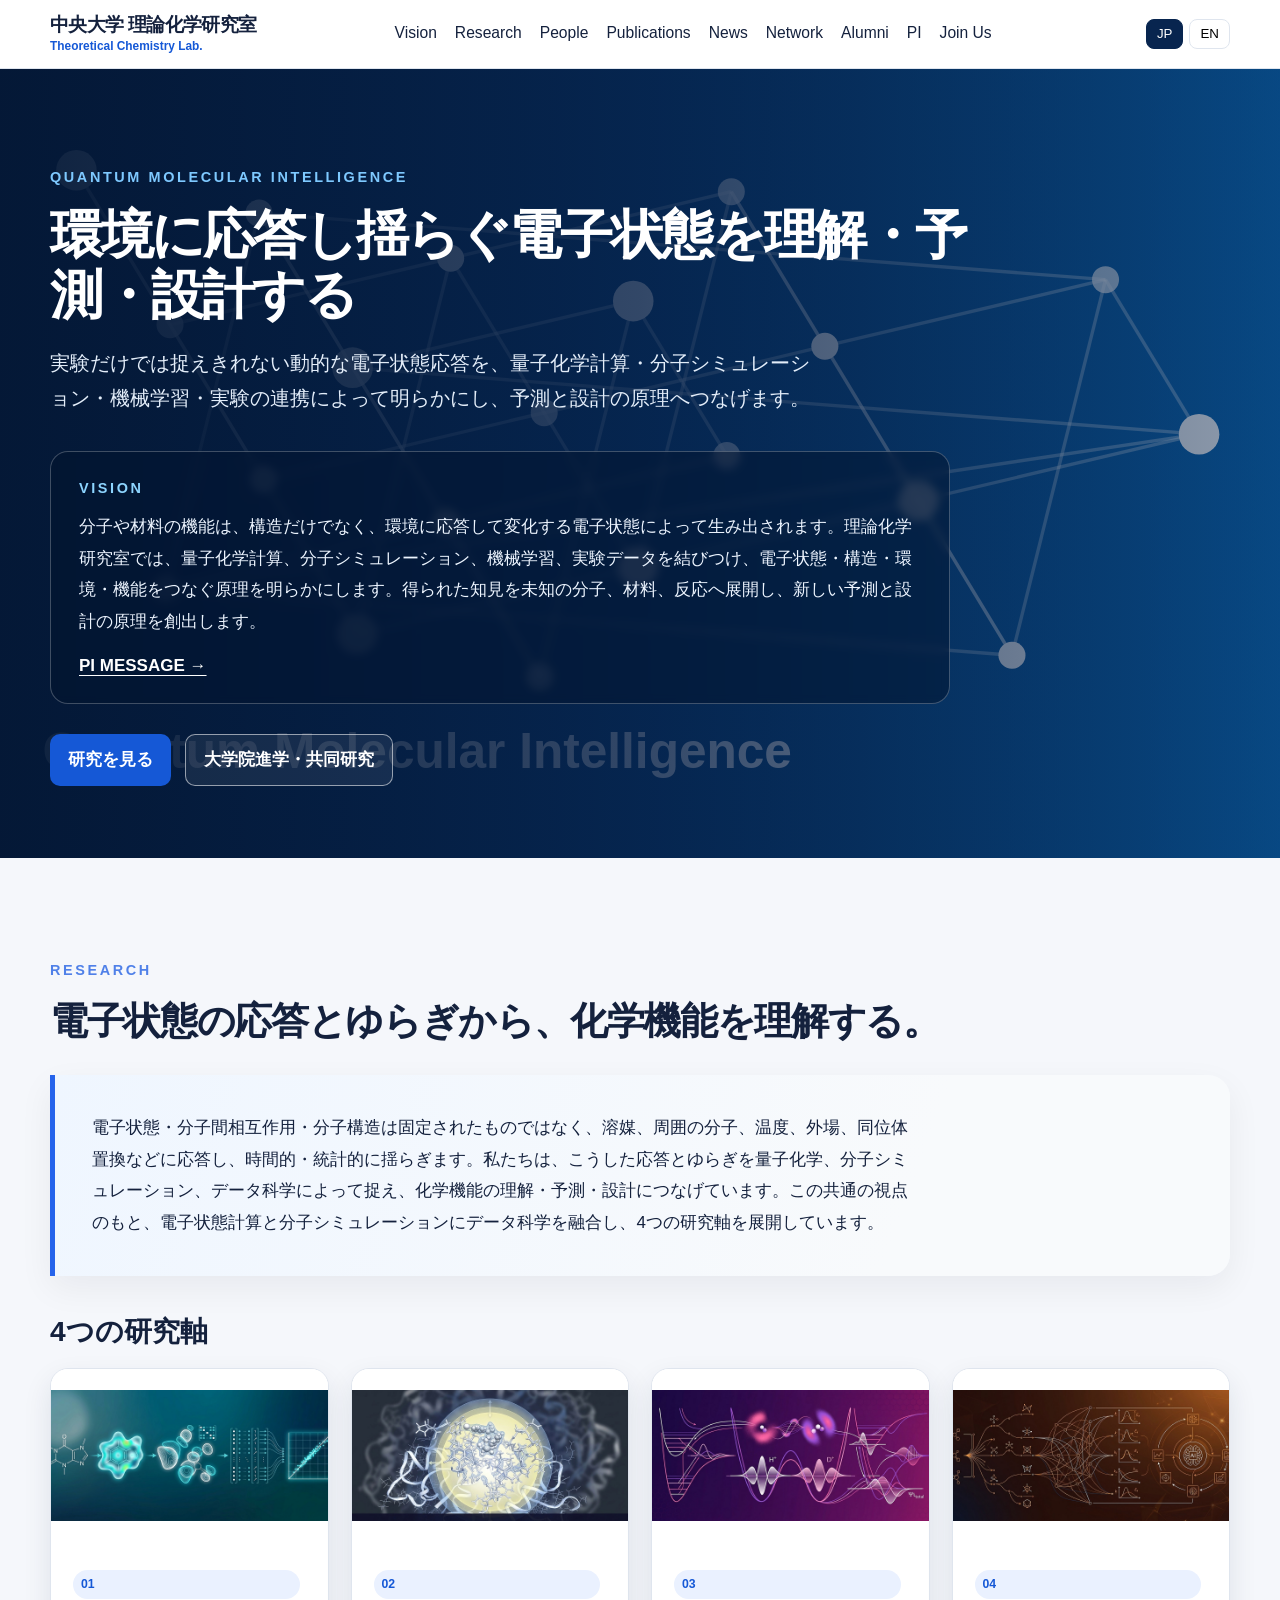
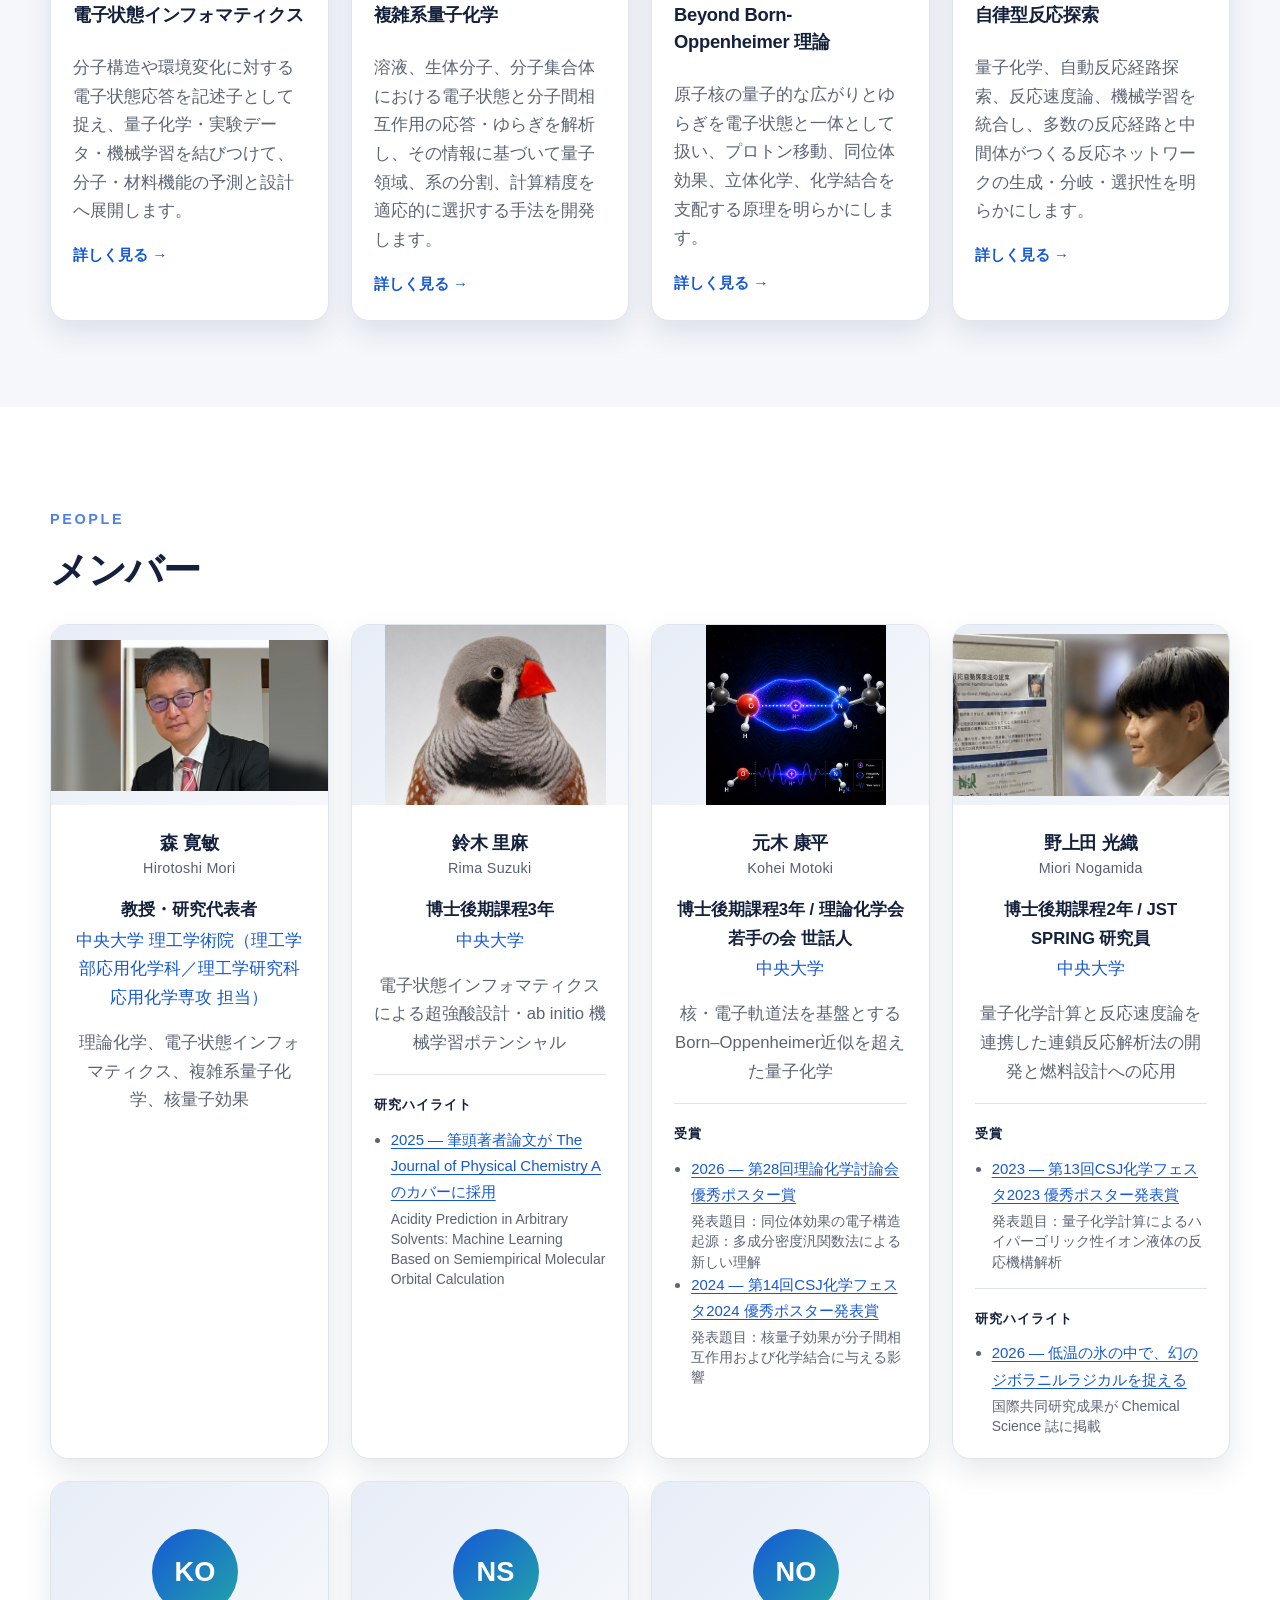
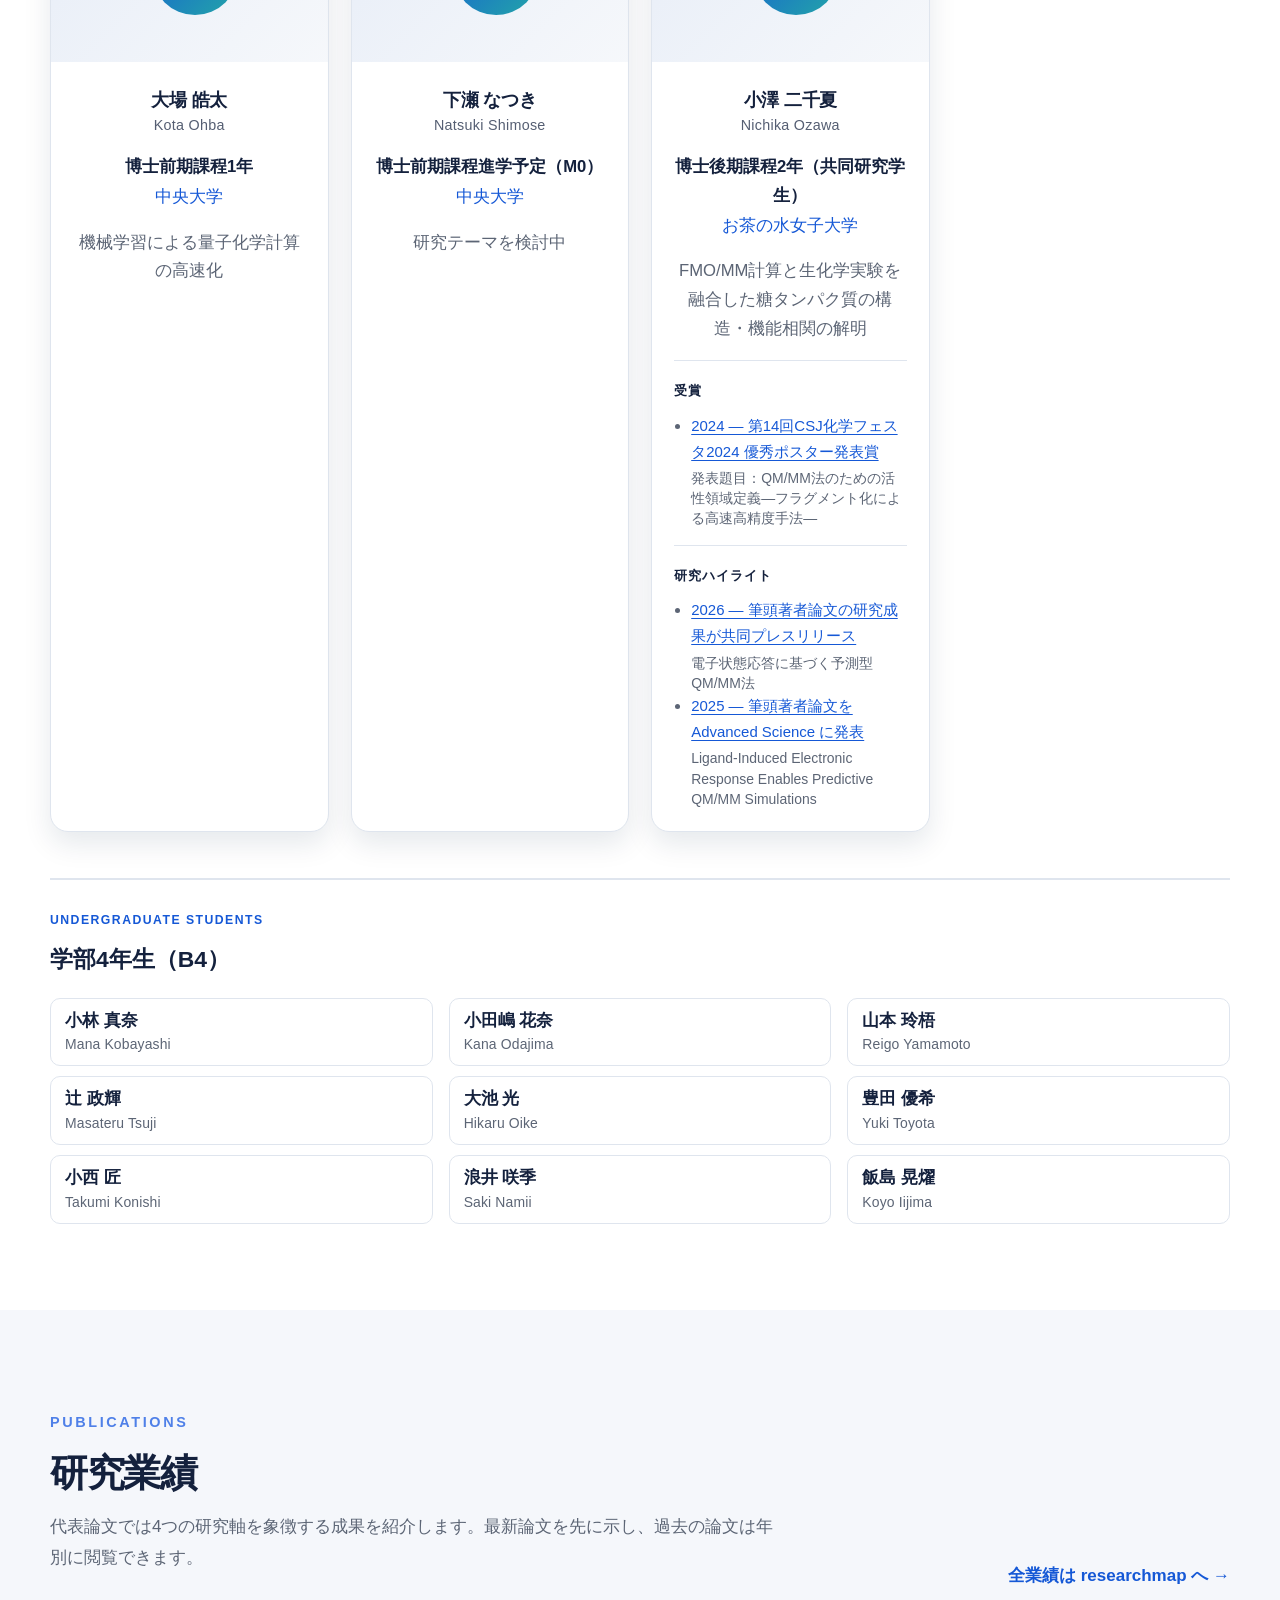
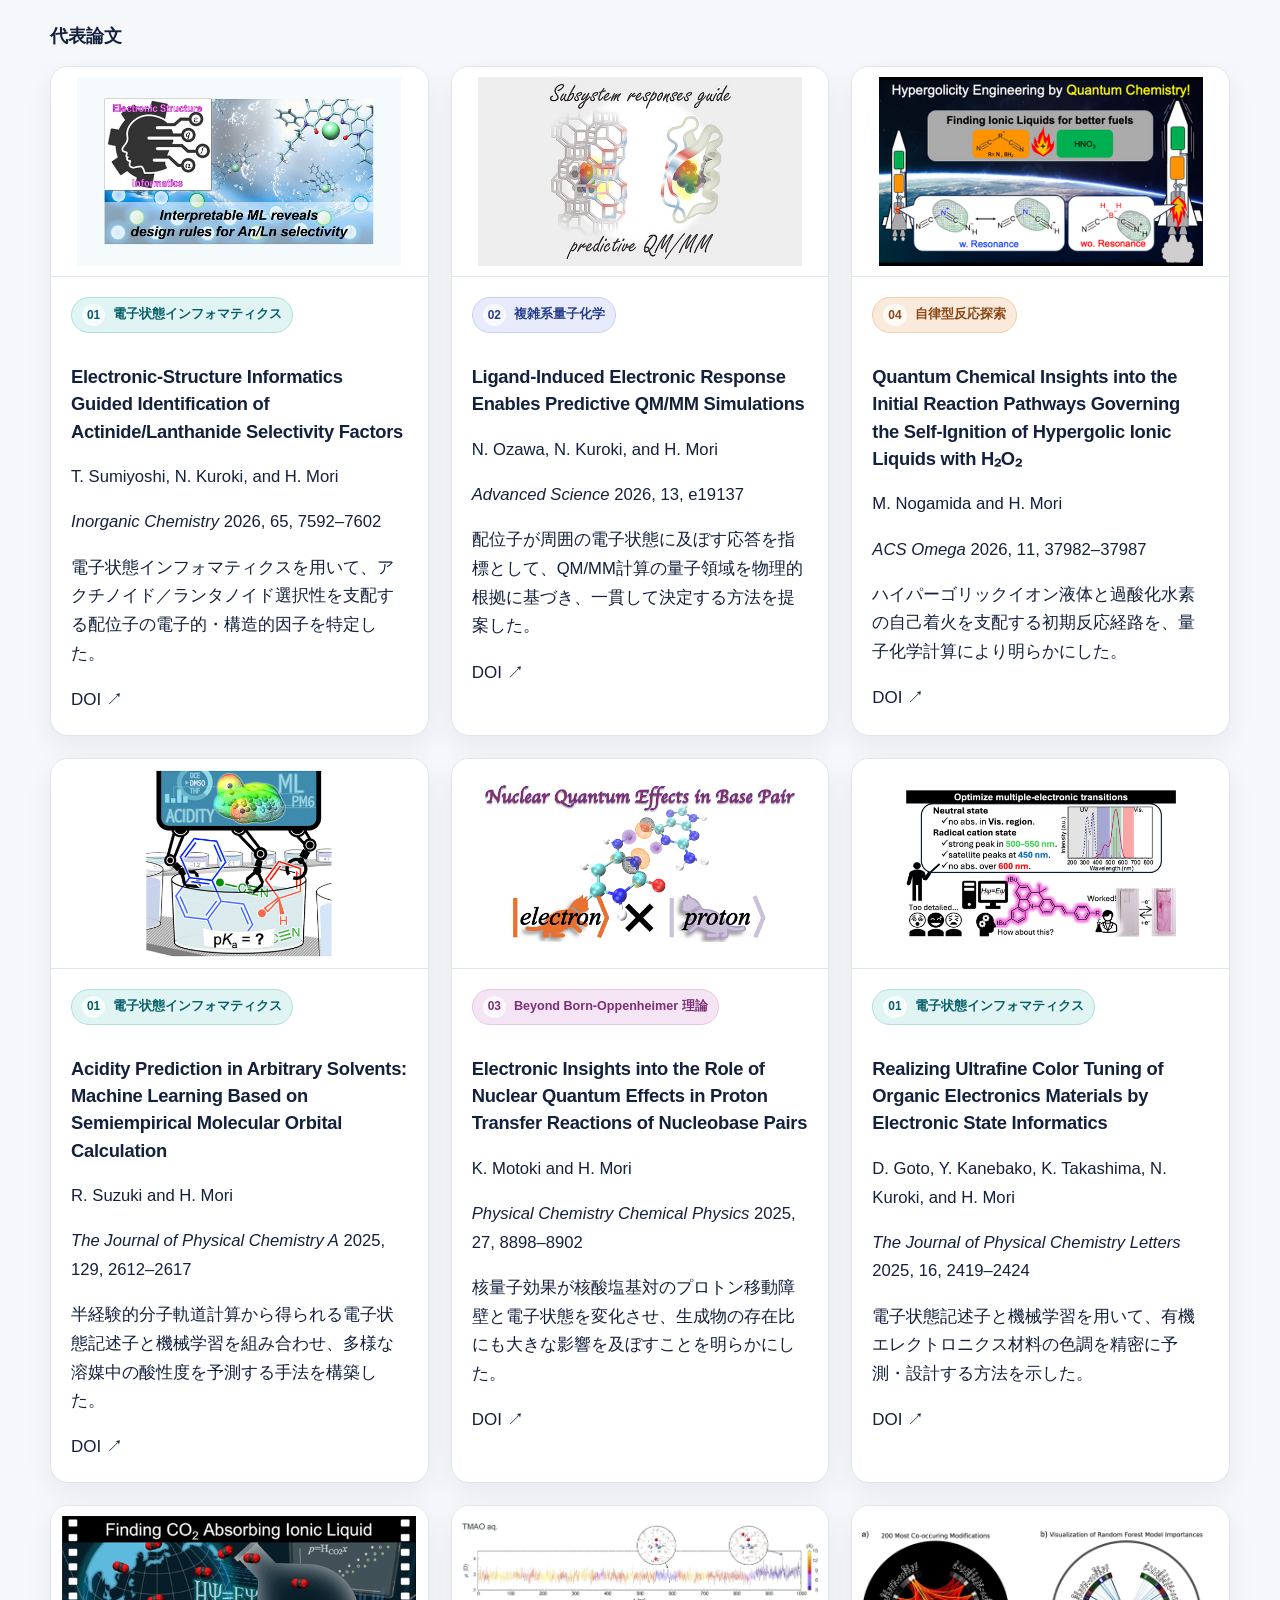
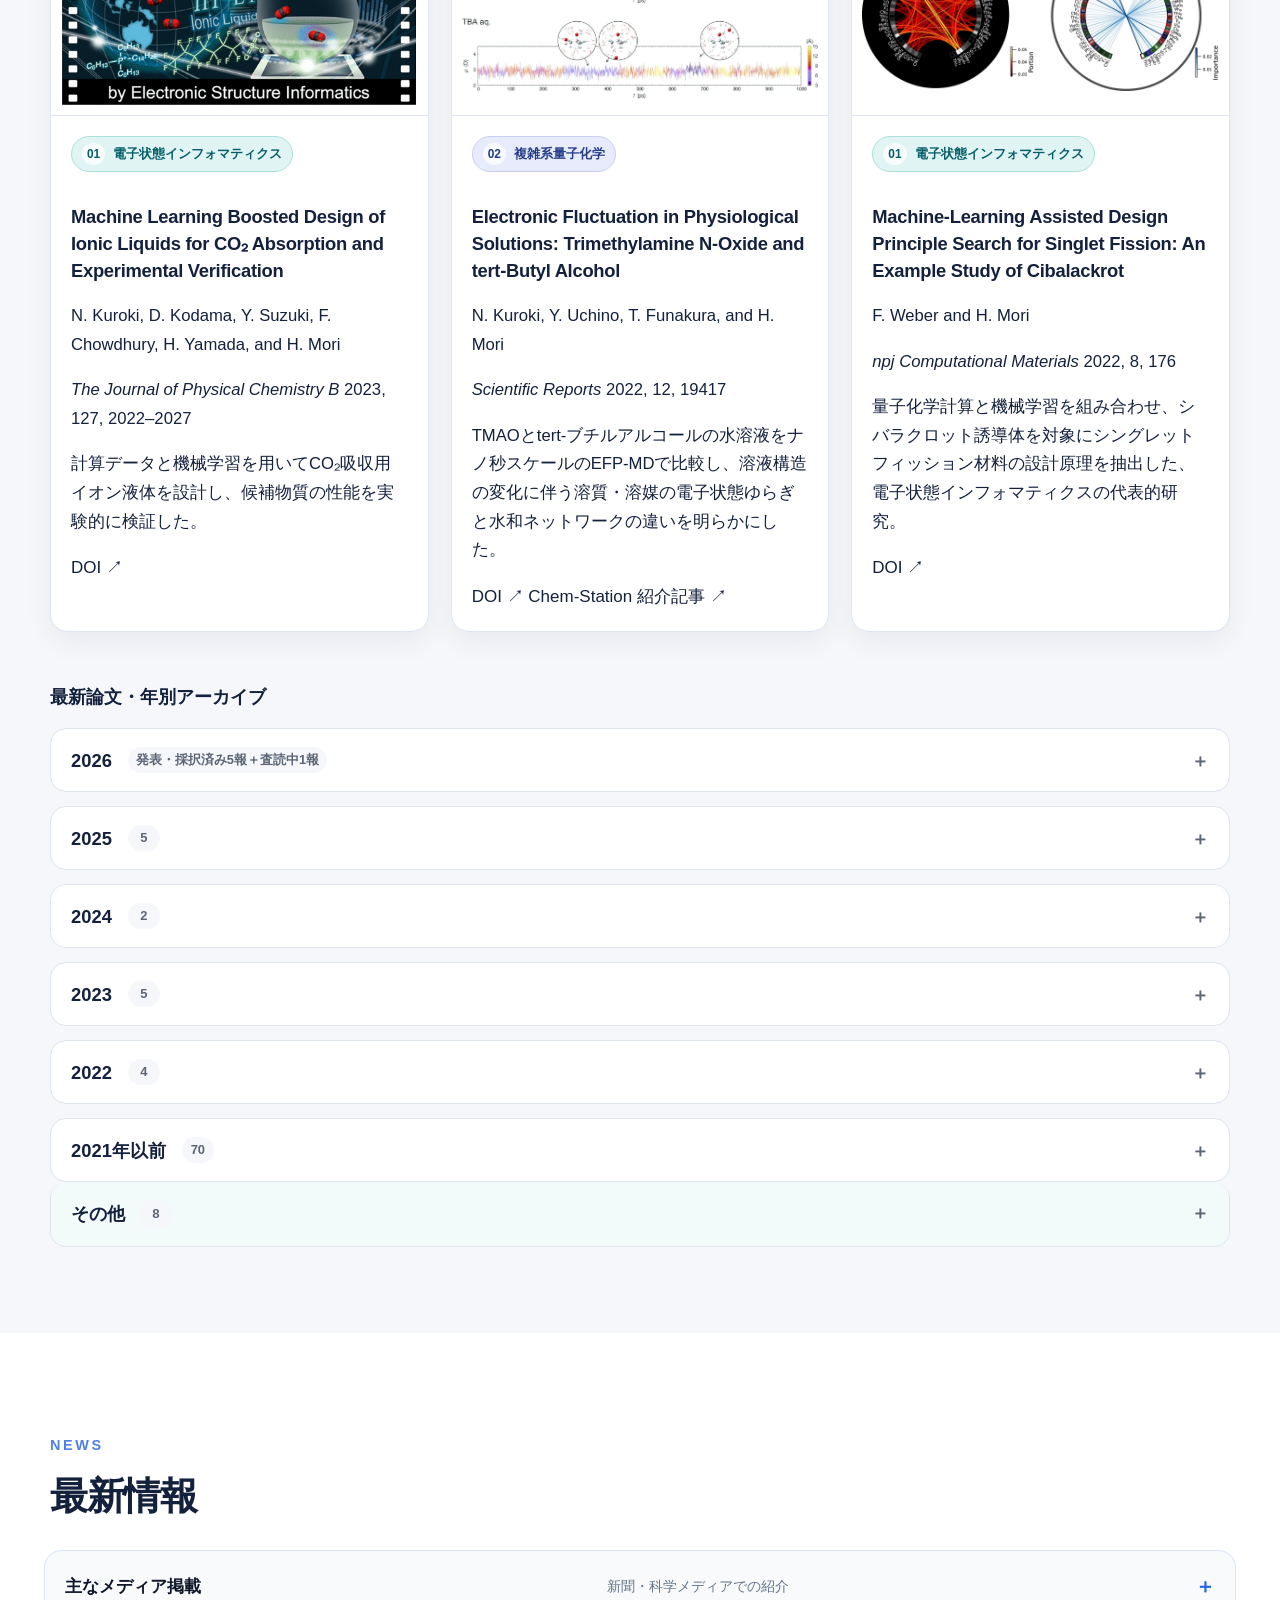
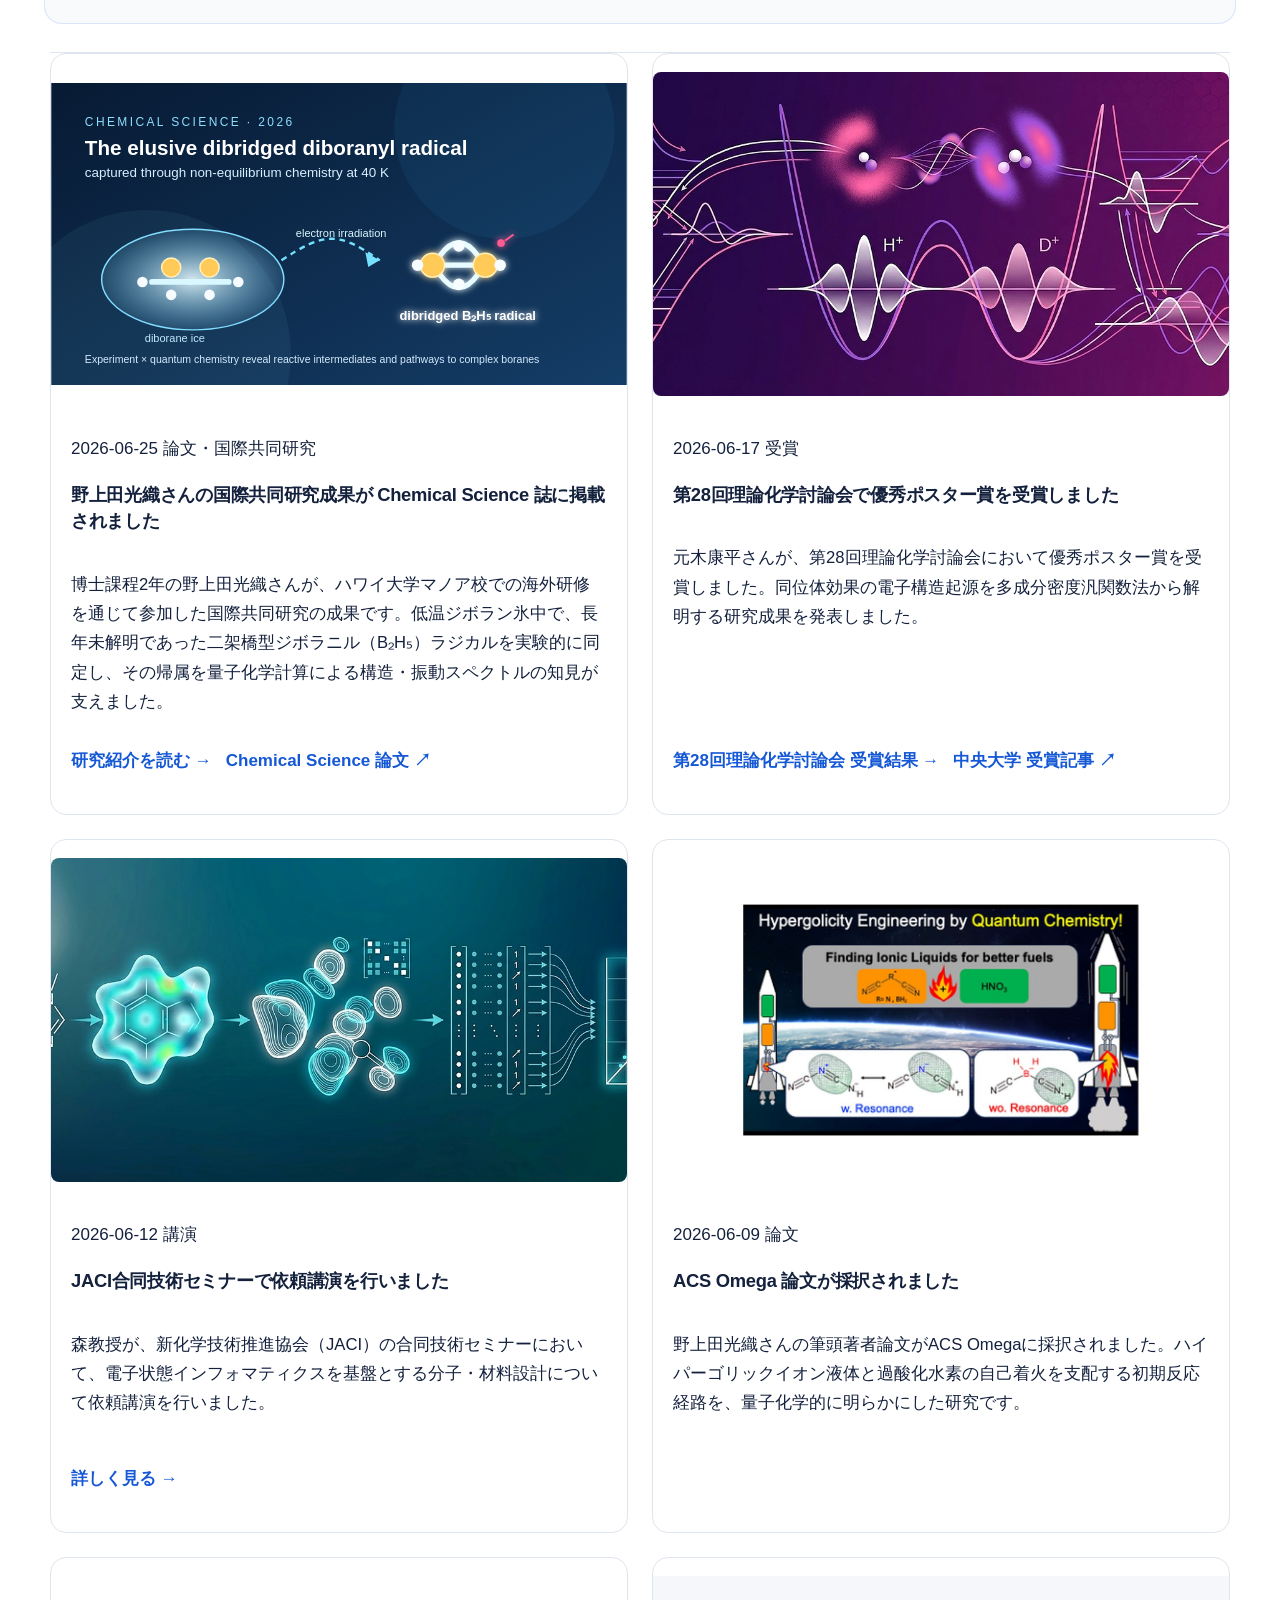
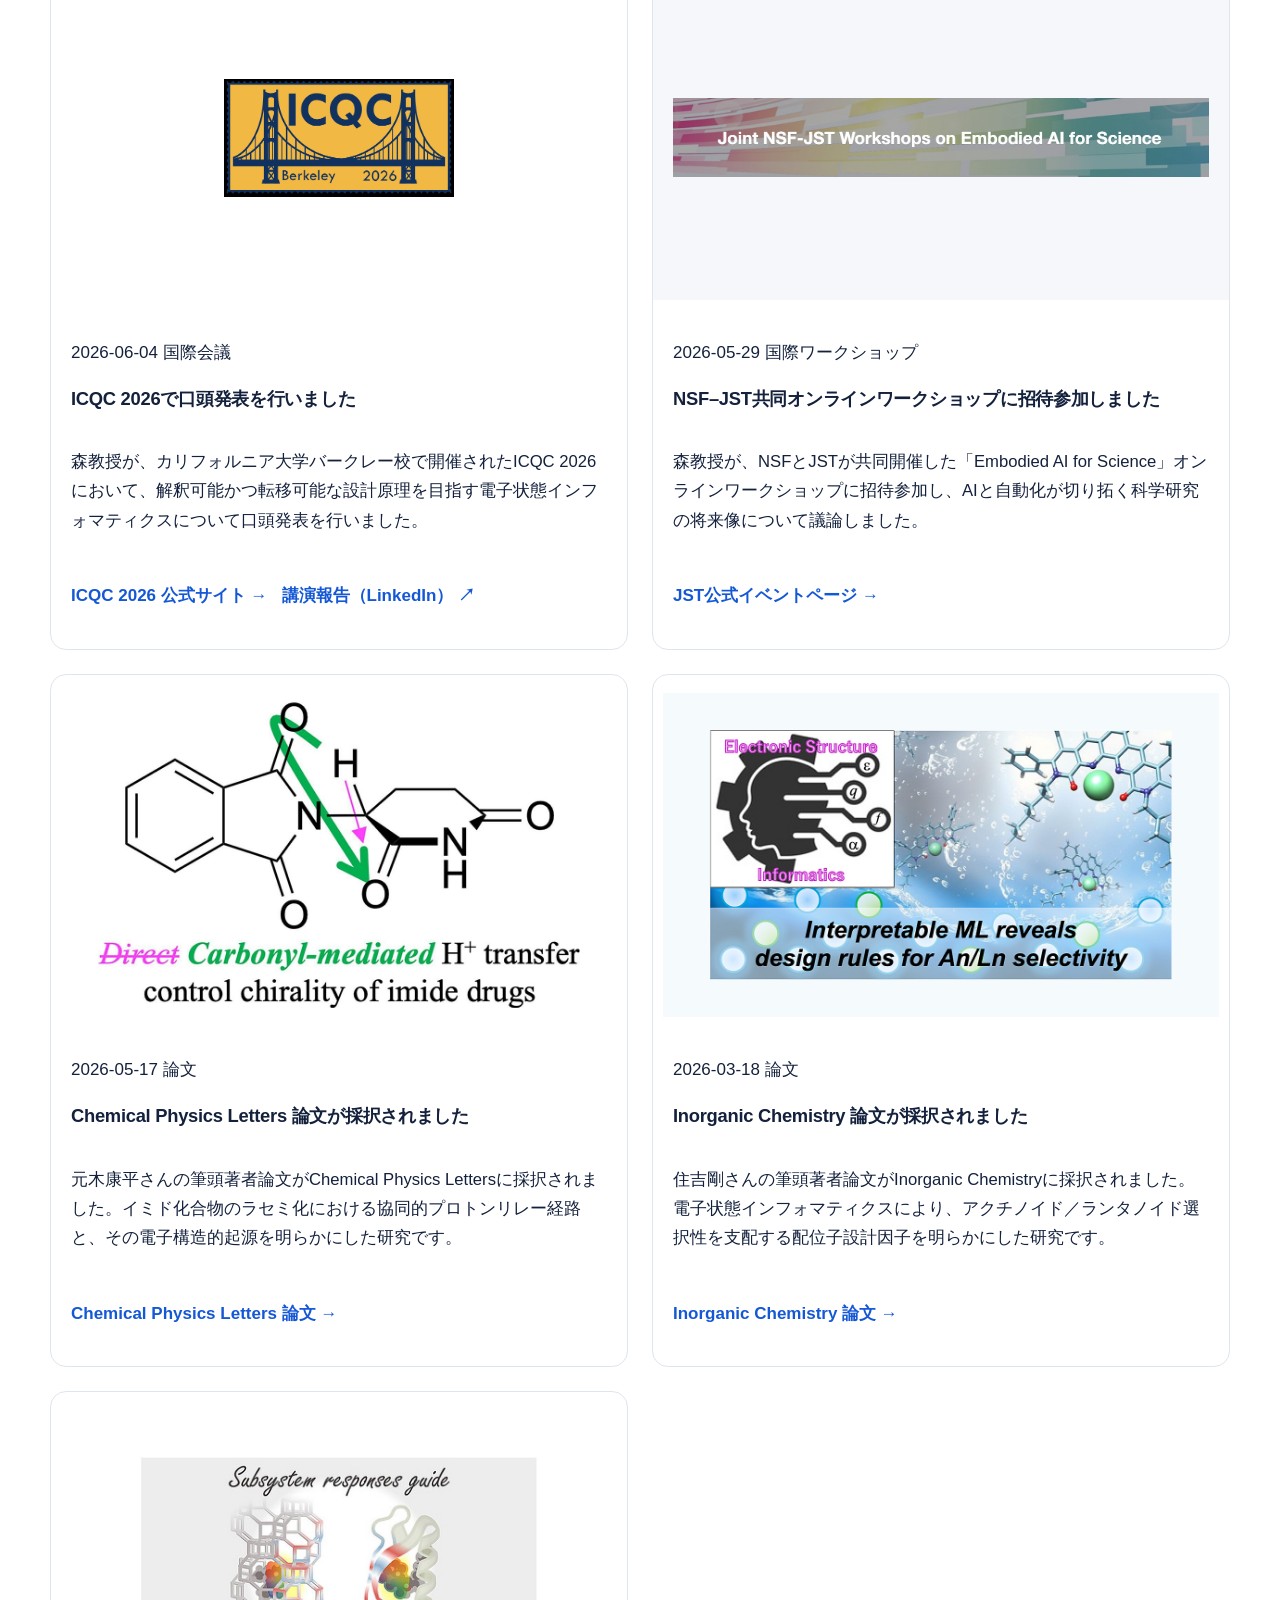
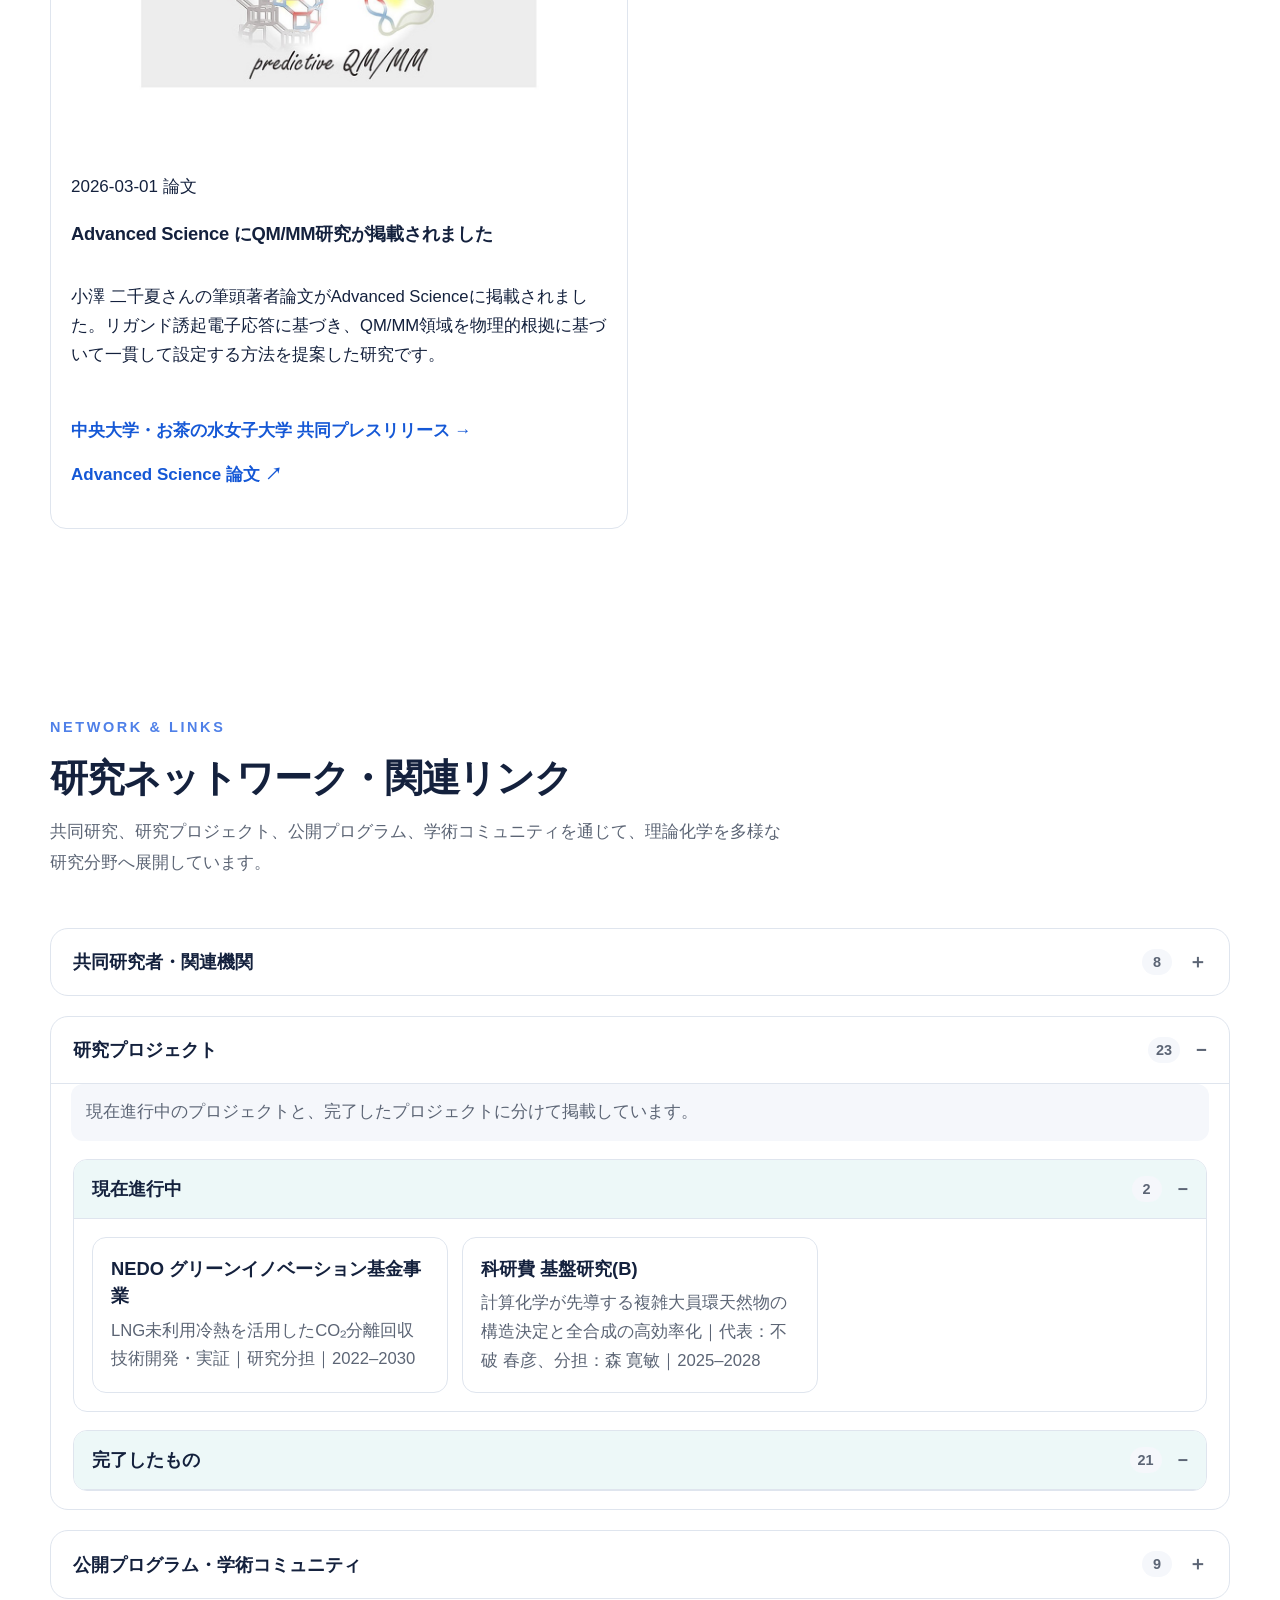
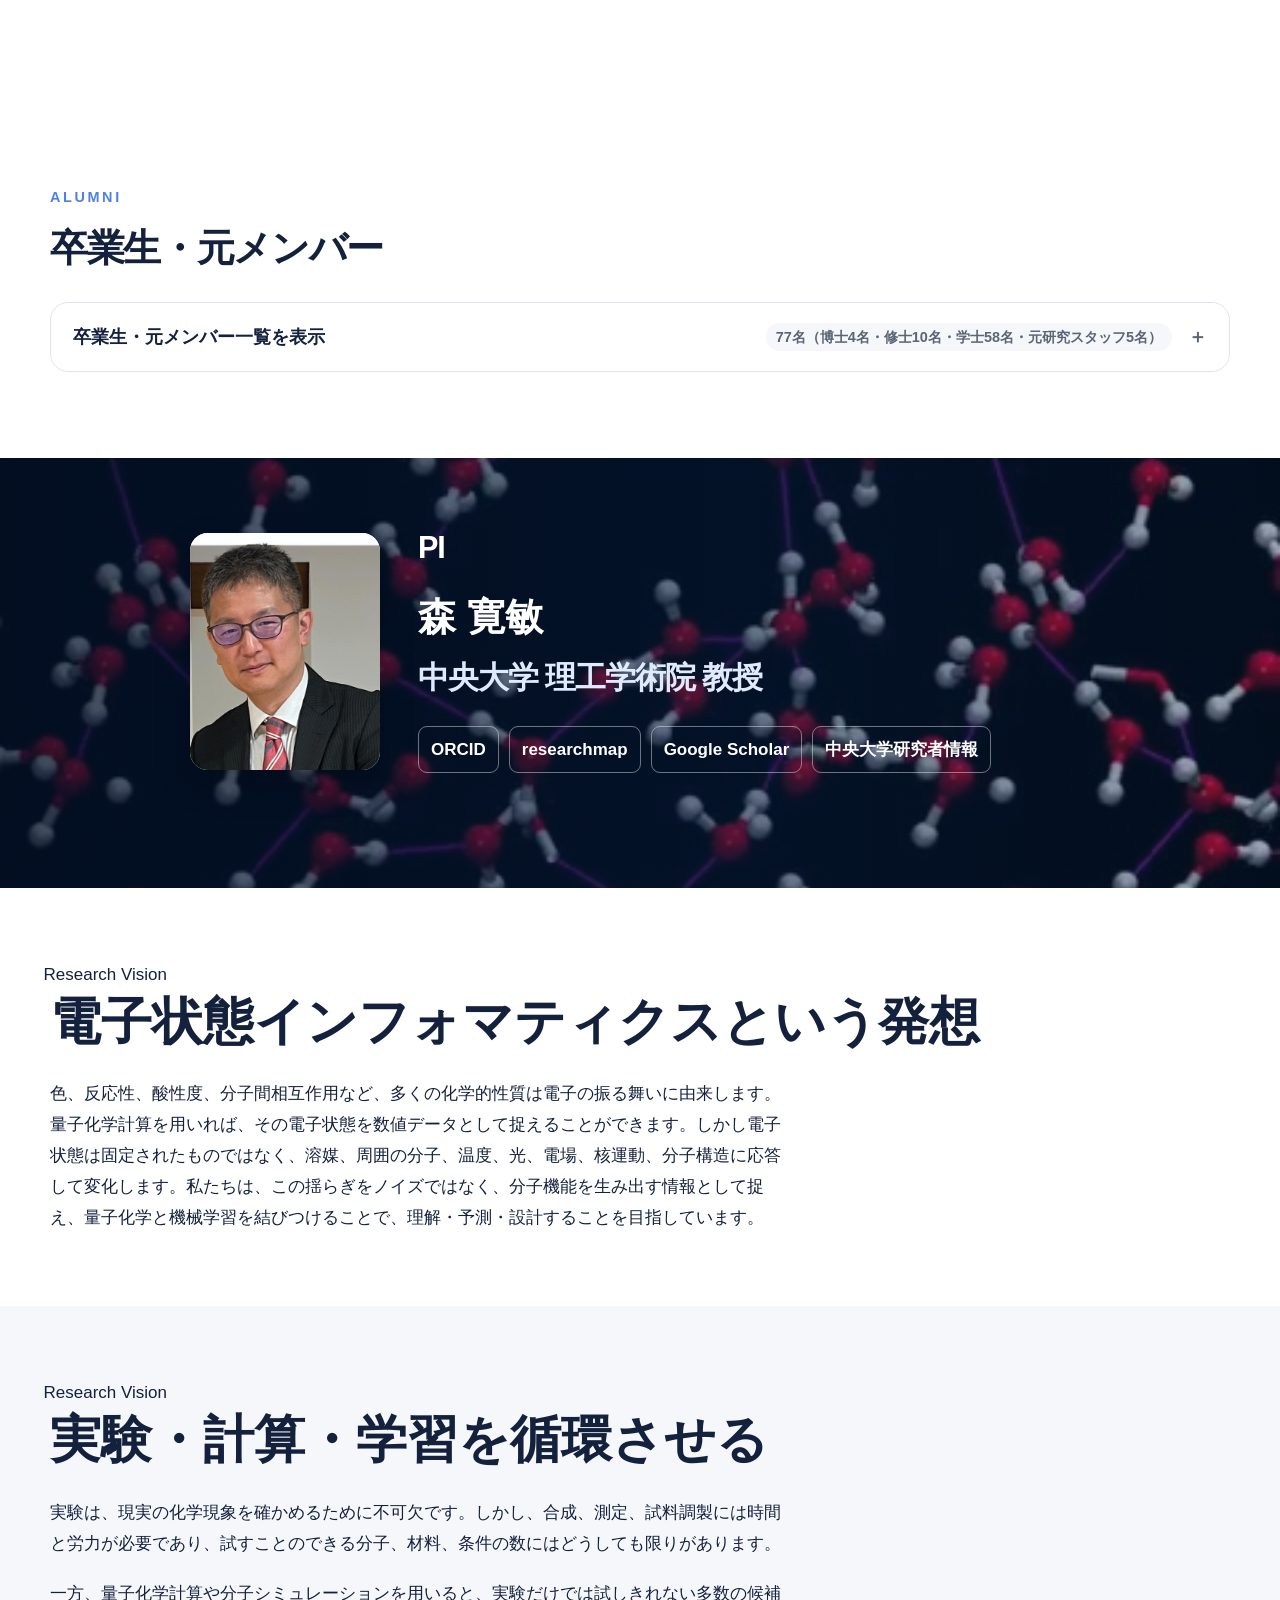
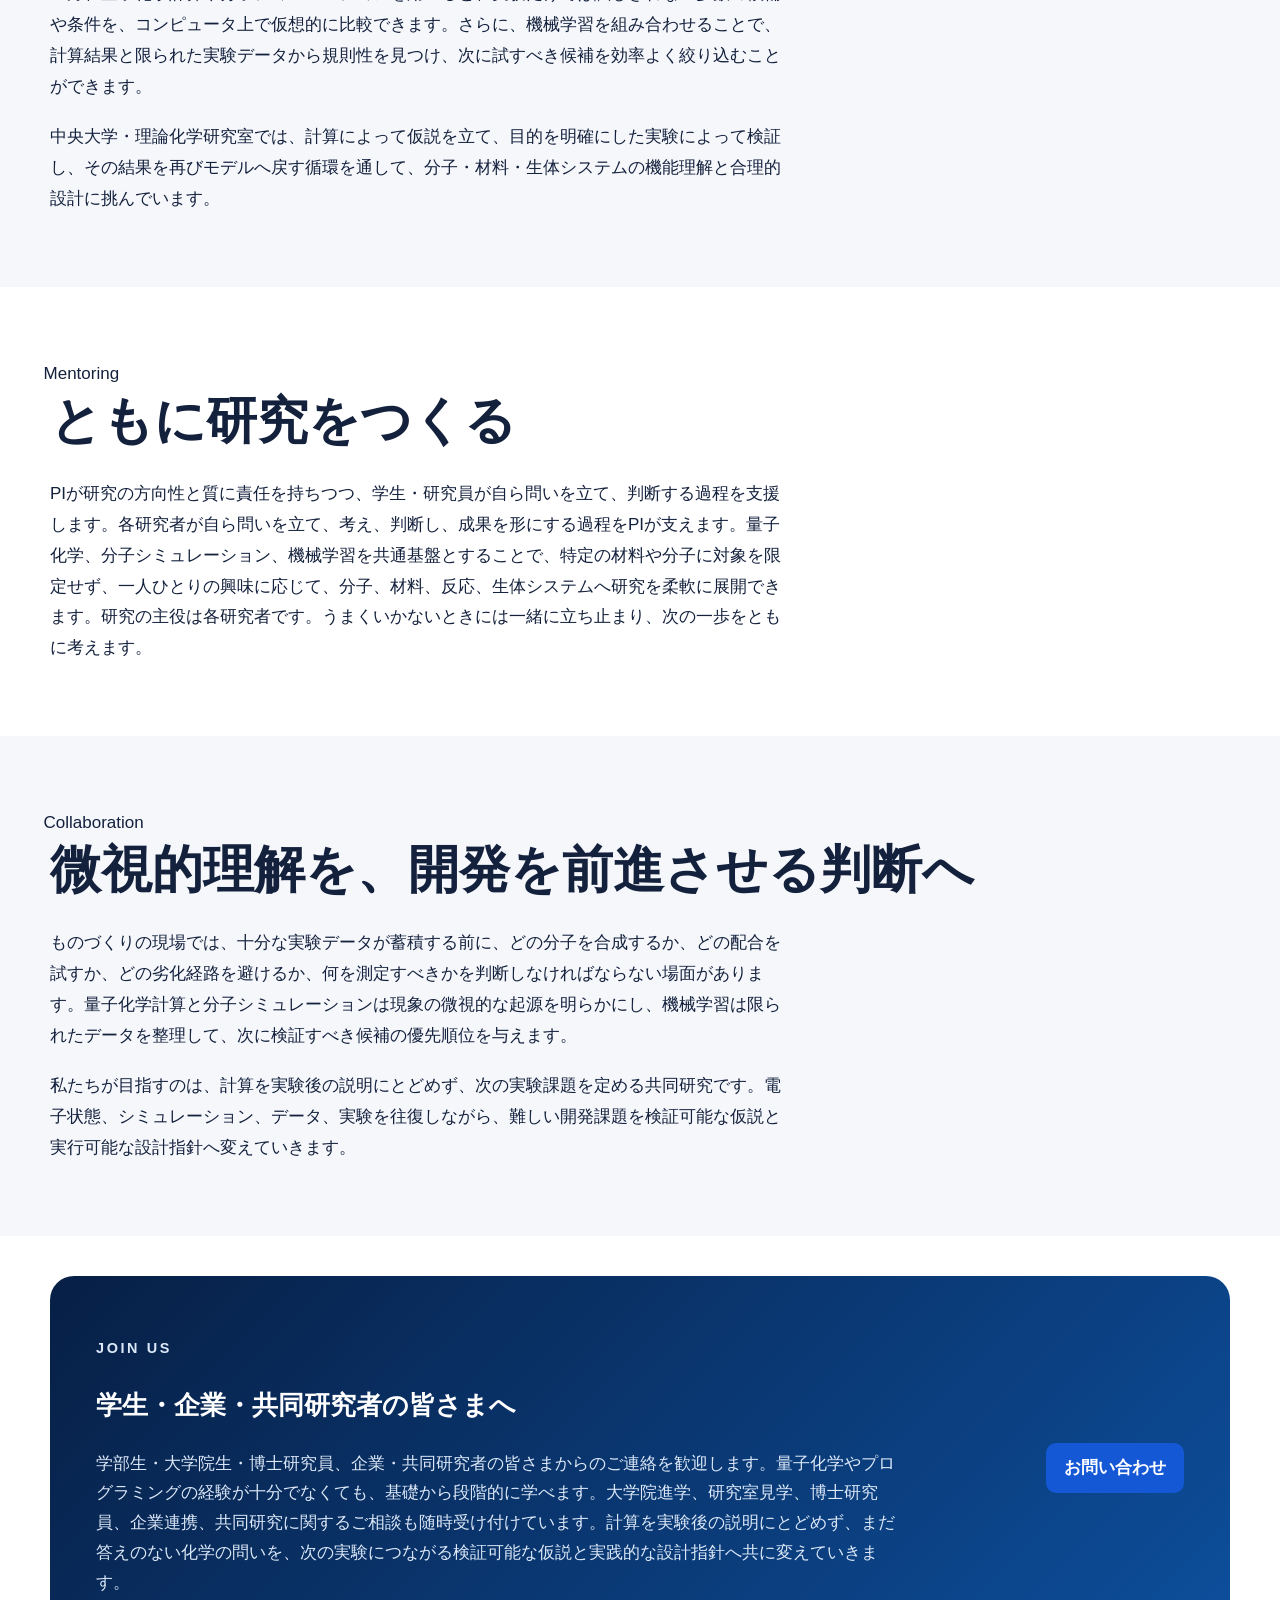
<file: pi.html>
<!doctype html>
<html lang="ja">
<head>
<meta charset="utf-8">
<meta name="viewport" content="width=device-width, initial-scale=1">
<meta http-equiv="refresh" content="0; url=index.html#pi">
<link rel="canonical" href="index.html#pi">
<title>PI・研究理念 | 中央大学 理論化学研究室</title>
<script>location.replace('index.html#pi');</script>
</head>
<body>
<p><a href="index.html#pi">PI・研究理念へ移動します。</a></p>
</body>
</html>
</file>
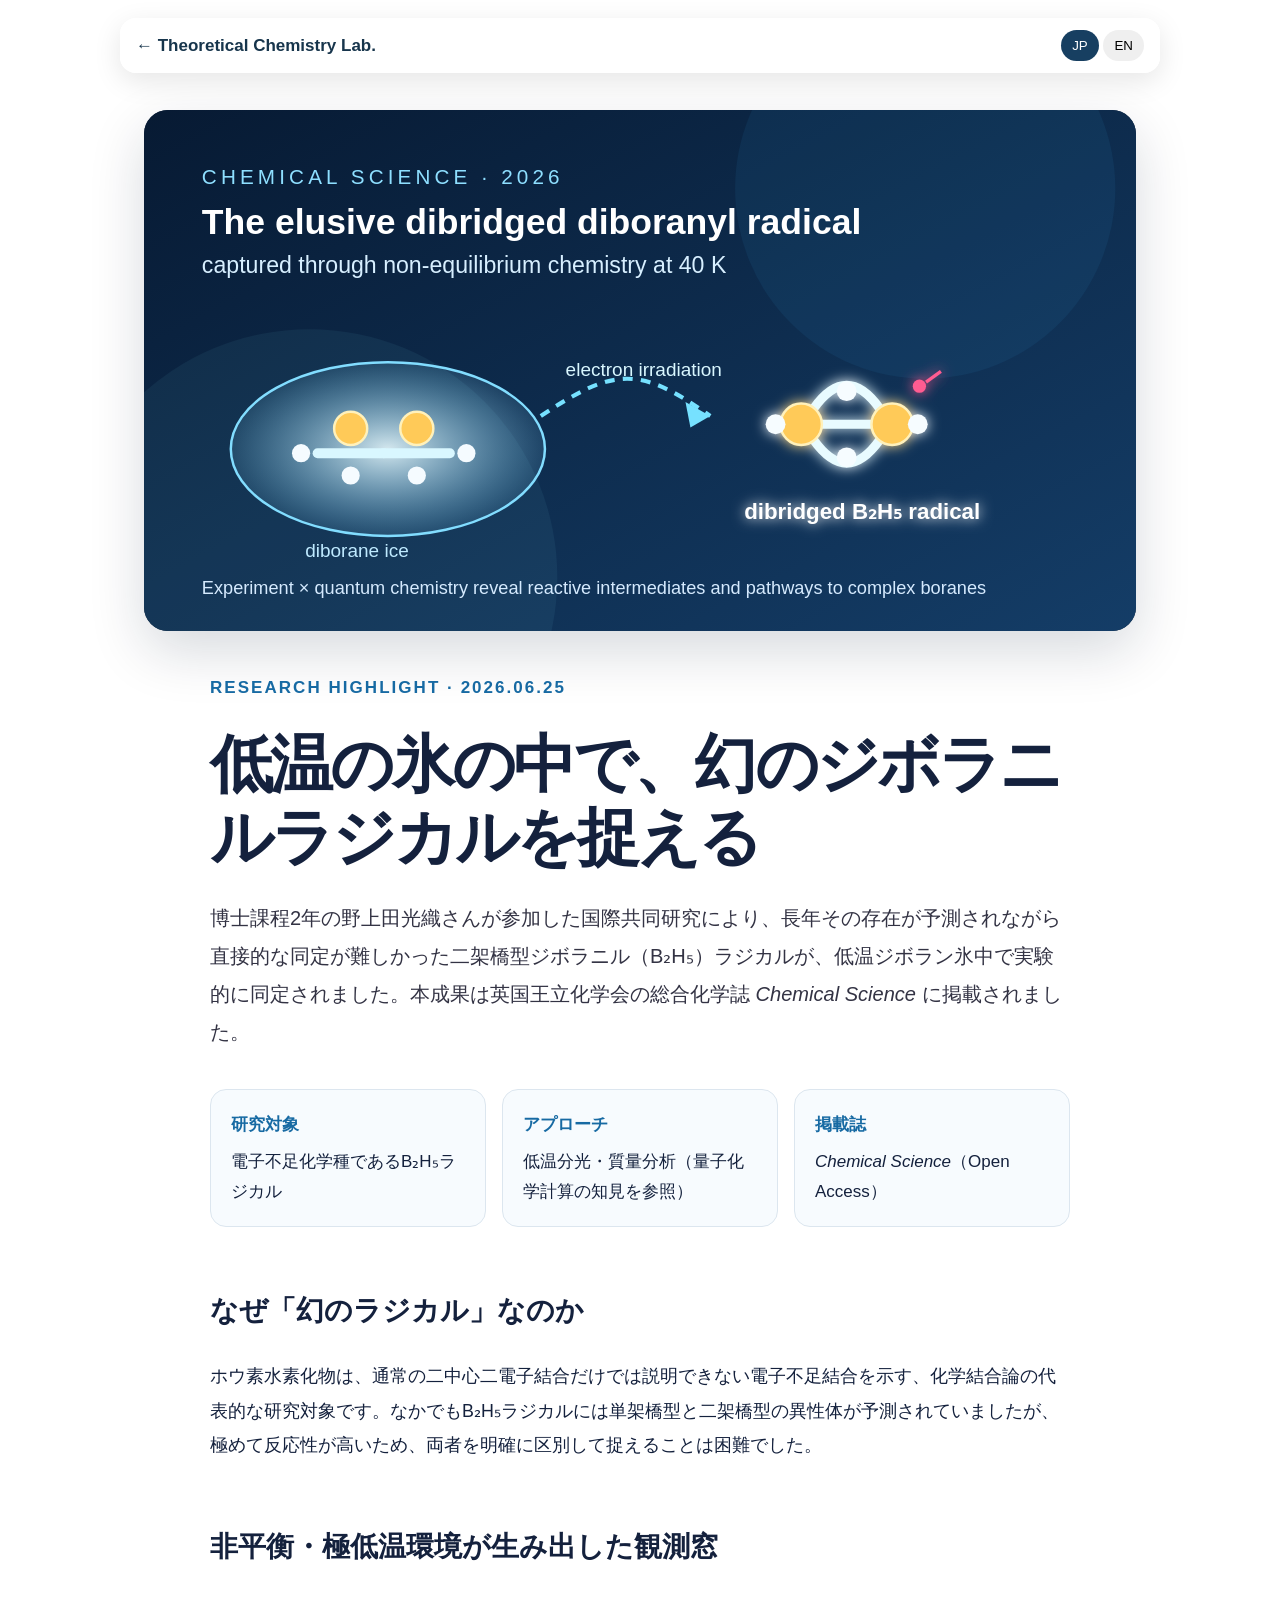
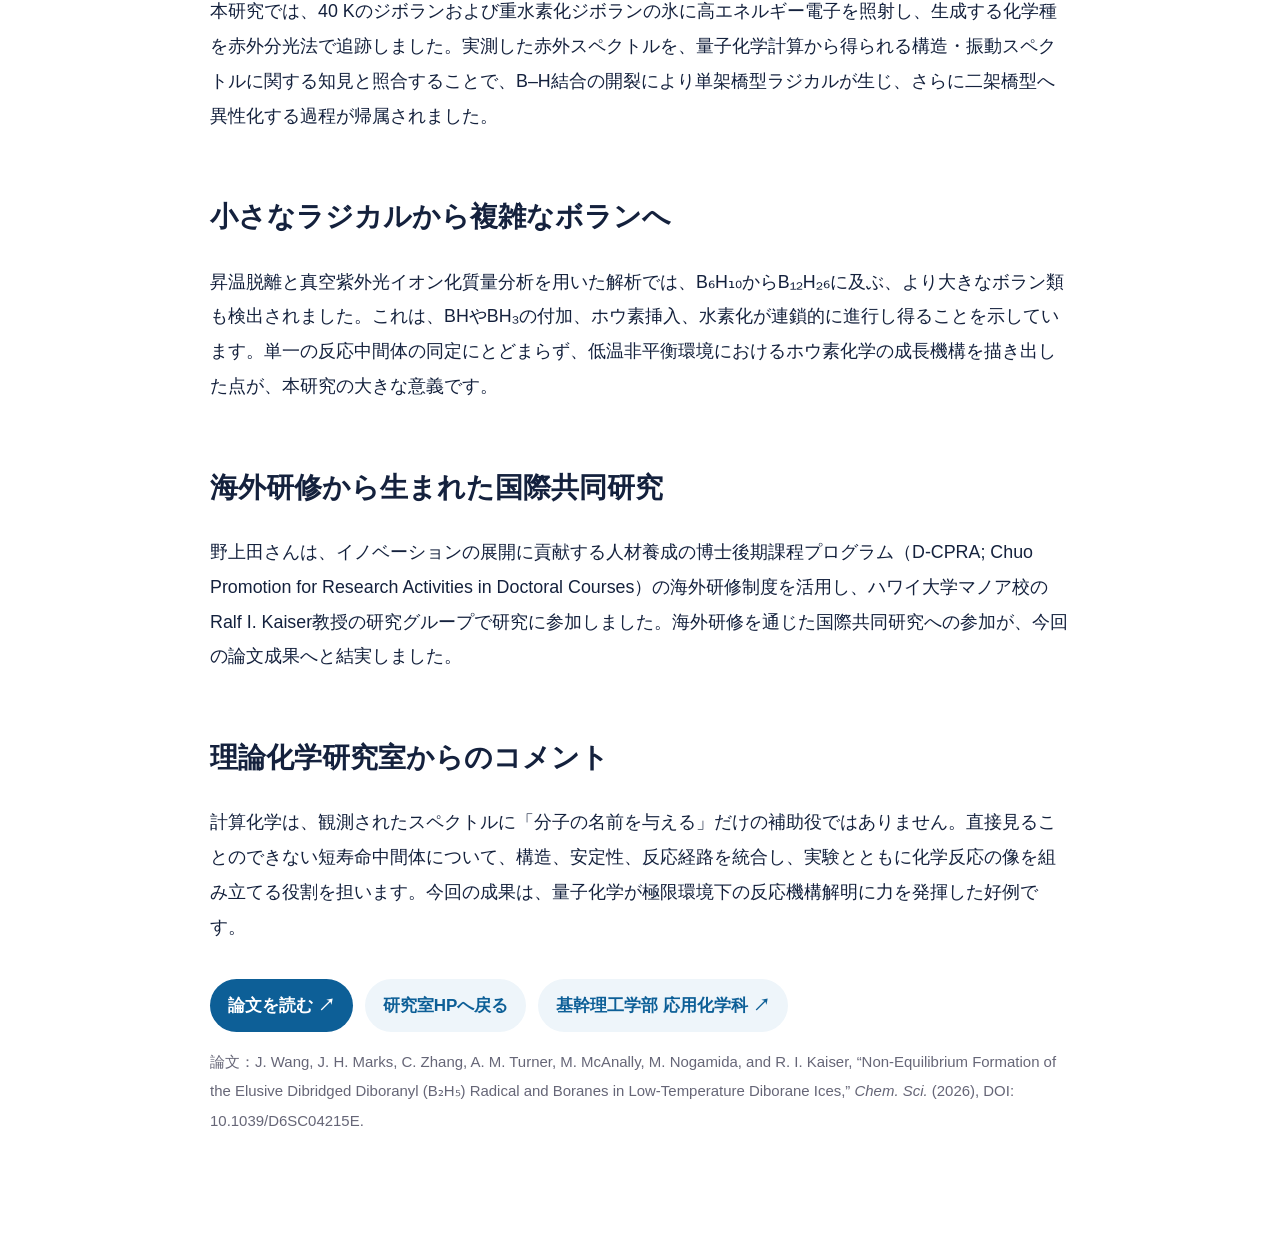
<file: news/2026-06-25-chemical-science-diboranyl-radical.html>
<!DOCTYPE html>

<html lang="ja">
<head>
<!-- Google tag (gtag.js) -->
<script async="" src="https://www.googletagmanager.com/gtag/js?id=G-M5RYCHJJ9G"></script>
<script>
    window.dataLayer = window.dataLayer || [];
    function gtag(){dataLayer.push(arguments);}
    gtag('js', new Date());

    gtag('config', 'G-M5RYCHJJ9G');
  </script>
<meta charset="utf-8"/><meta content="width=device-width,initial-scale=1" name="viewport"/>
<meta content="野上田光織さんが参加したChemical Science誌掲載の国際共同研究を紹介します。" name="description"/>
<title>二架橋型ジボラニルラジカルを同定 | 中央大学 理論化学研究室</title>
<link href="../assets/css/style.css?v=20260703-chemsci" rel="stylesheet"/>
<style>
.article-wrap{max-width:1040px;margin:0 auto;padding:110px 24px 70px}.article-hero{border-radius:24px;overflow:hidden;background:#071a33;box-shadow:0 20px 55px rgba(7,26,51,.16)}.article-hero img{display:block;width:100%}.article-head{max-width:860px;margin:42px auto 0}.article-kicker{font-weight:700;letter-spacing:.12em;color:#176aa3}.article-head h1{font-size:clamp(2rem,5vw,3.7rem);line-height:1.16;margin:.4em 0}.article-lead{font-size:1.18rem;line-height:1.9;color:#334}.article-body{max-width:860px;margin:38px auto}.article-body h2{margin-top:2.1em;font-size:1.65rem}.article-body p{font-size:1.05rem;line-height:1.95}.article-facts{display:grid;grid-template-columns:repeat(3,1fr);gap:16px;margin:34px 0}.article-fact{padding:20px;border:1px solid #dce6ef;border-radius:16px;background:#f7fbfe}.article-fact strong{display:block;color:#176aa3;margin-bottom:7px}.article-links{display:flex;gap:12px;flex-wrap:wrap;margin-top:34px}.article-links a{display:inline-block;padding:12px 18px;border-radius:999px;background:#0d5f97;color:#fff;text-decoration:none;font-weight:700}.article-links a.secondary{background:#eef5fa;color:#0d5f97}.article-credit{font-size:.88rem!important;color:#667}.lang-panel[hidden]{display:none}.article-nav{position:fixed;z-index:50;top:18px;left:50%;transform:translateX(-50%);width:min(1040px,calc(100% - 32px));display:flex;justify-content:space-between;align-items:center;padding:12px 16px;border-radius:16px;background:rgba(255,255,255,.93);backdrop-filter:blur(14px);box-shadow:0 8px 28px rgba(0,0,0,.1)}.article-nav a{text-decoration:none;font-weight:700;color:#17354c}.article-nav button{border:0;border-radius:999px;padding:8px 11px;cursor:pointer}.article-nav button.active{background:#173f61;color:#fff}@media(max-width:720px){.article-facts{grid-template-columns:1fr}.article-wrap{padding-top:95px}.article-head h1{font-size:2.15rem}}
</style>
</head>
<body>
<nav aria-label="Main navigation" class="article-nav"><a href="../index.html#news">← Theoretical Chemistry Lab.</a><span><button class="active" data-setlang="ja" type="button">JP</button> <button data-setlang="en" type="button">EN</button></span></nav>
<main class="article-wrap">
<div class="article-hero"><img alt="低温ジボラン氷から二架橋型ジボラニルラジカルが生成する様子の模式図" src="../assets/images/news-chemical-science-diboranyl.svg"/></div>
<article class="lang-panel" data-lang="ja">
<header class="article-head"><p class="article-kicker">RESEARCH HIGHLIGHT · 2026.06.25</p><h1>低温の氷の中で、幻のジボラニルラジカルを捉える</h1><p class="article-lead">博士課程2年の野上田光織さんが参加した国際共同研究により、長年その存在が予測されながら直接的な同定が難しかった二架橋型ジボラニル（B₂H₅）ラジカルが、低温ジボラン氷中で実験的に同定されました。本成果は英国王立化学会の総合化学誌 <em>Chemical Science</em> に掲載されました。</p></header>
<div class="article-body">
<div class="article-facts"><div class="article-fact"><strong>研究対象</strong>電子不足化学種であるB₂H₅ラジカル</div><div class="article-fact"><strong>アプローチ</strong>低温分光・質量分析（量子化学計算の知見を参照）</div><div class="article-fact"><strong>掲載誌</strong><em>Chemical Science</em>（Open Access）</div></div>
<h2>なぜ「幻のラジカル」なのか</h2><p>ホウ素水素化物は、通常の二中心二電子結合だけでは説明できない電子不足結合を示す、化学結合論の代表的な研究対象です。なかでもB₂H₅ラジカルには単架橋型と二架橋型の異性体が予測されていましたが、極めて反応性が高いため、両者を明確に区別して捉えることは困難でした。</p>
<h2>非平衡・極低温環境が生み出した観測窓</h2><p>本研究では、40 Kのジボランおよび重水素化ジボランの氷に高エネルギー電子を照射し、生成する化学種を赤外分光法で追跡しました。実測した赤外スペクトルを、量子化学計算から得られる構造・振動スペクトルに関する知見と照合することで、B–H結合の開裂により単架橋型ラジカルが生じ、さらに二架橋型へ異性化する過程が帰属されました。</p>
<h2>小さなラジカルから複雑なボランへ</h2><p>昇温脱離と真空紫外光イオン化質量分析を用いた解析では、B₆H₁₀からB₁₂H₂₆に及ぶ、より大きなボラン類も検出されました。これは、BHやBH₃の付加、ホウ素挿入、水素化が連鎖的に進行し得ることを示しています。単一の反応中間体の同定にとどまらず、低温非平衡環境におけるホウ素化学の成長機構を描き出した点が、本研究の大きな意義です。</p>
<h2>海外研修から生まれた国際共同研究</h2><p>野上田さんは、イノベーションの展開に貢献する人材養成の博士後期課程プログラム（D-CPRA; Chuo Promotion for Research Activities in Doctoral Courses）の海外研修制度を活用し、ハワイ大学マノア校のRalf I. Kaiser教授の研究グループで研究に参加しました。海外研修を通じた国際共同研究への参加が、今回の論文成果へと結実しました。</p>
<h2>理論化学研究室からのコメント</h2><p>計算化学は、観測されたスペクトルに「分子の名前を与える」だけの補助役ではありません。直接見ることのできない短寿命中間体について、構造、安定性、反応経路を統合し、実験とともに化学反応の像を組み立てる役割を担います。今回の成果は、量子化学が極限環境下の反応機構解明に力を発揮した好例です。</p>
<div class="article-links"><a href="https://doi.org/10.1039/D6SC04215E" rel="noopener" target="_blank">論文を読む ↗</a><a class="secondary" href="../index.html#news">研究室HPへ戻る</a><a class="secondary" href="https://www.chuo-u.ac.jp/academics/faculties/fundamental/departments/chemistry/" rel="noopener" target="_blank">基幹理工学部 応用化学科 ↗</a></div>
<p class="article-credit">論文：J. Wang, J. H. Marks, C. Zhang, A. M. Turner, M. McAnally, M. Nogamida, and R. I. Kaiser, “Non-Equilibrium Formation of the Elusive Dibridged Diboranyl (B₂H₅) Radical and Boranes in Low-Temperature Diborane Ices,” <em>Chem. Sci.</em> (2026), DOI: 10.1039/D6SC04215E.</p>
</div></article>
<article class="lang-panel" data-lang="en" hidden="">
<header class="article-head"><p class="article-kicker">RESEARCH HIGHLIGHT · 2026.06.25</p><h1>Capturing an elusive diboranyl radical in a cryogenic ice</h1><p class="article-lead">An international collaboration involving second-year doctoral student Miori Nogamida has experimentally identified the long-elusive dibridged diboranyl (B₂H₅) radical in low-temperature diborane ice. The work was published in the Royal Society of Chemistry journal <em>Chemical Science</em>.</p></header>
<div class="article-body"><div class="article-facts"><div class="article-fact"><strong>Target</strong>The electron-deficient B₂H₅ radical</div><div class="article-fact"><strong>Approach</strong>Cryogenic spectroscopy and mass spectrometry, informed by quantum-chemical results</div><div class="article-fact"><strong>Journal</strong><em>Chemical Science</em> (Open Access)</div></div>
<h2>Why was this radical so difficult to capture?</h2><p>Boron hydrides are archetypal electron-deficient molecules whose bonding cannot be described solely by conventional two-center, two-electron bonds. Both monobridged and dibridged B₂H₅ radical isomers had been predicted, yet their high reactivity made definitive experimental characterization exceptionally difficult.</p>
<h2>A non-equilibrium window at 40 K</h2><p>The team irradiated diborane and fully deuterated diborane ices at 40 K with energetic electrons and monitored the products by infrared spectroscopy. The measured infrared spectra were compared with quantum-chemical insights into molecular structures and vibrational signatures, supporting assignment of B–H bond cleavage to form the monobridged radical and its subsequent isomerization to the dibridged form.</p>
<h2>From a small radical to complex boranes</h2><p>Temperature-programmed desorption combined with vacuum-ultraviolet photoionization mass spectrometry detected larger boranes from B₆H₁₀ to B₁₂H₂₆. The results support sequential growth through BH and BH₃ addition, boron insertion, and hydrogenation pathways, offering a broader picture of boron chemistry under cryogenic non-equilibrium conditions.</p>
<h2>An international collaboration enabled by overseas training</h2><p>Nogamida joined the research group of Prof. Ralf I. Kaiser at the University of Hawaiʻi at Mānoa through the overseas training scheme of Chuo University’s doctoral program D-CPRA (Chuo Promotion for Research Activities in Doctoral Courses). Her participation in this international collaboration through the overseas research stay contributed to the resulting publication.</p>
<h2>Perspective from our laboratory</h2><p>Quantum chemistry does more than assign molecular names to measured spectra. For transient intermediates that cannot be observed directly, it integrates structure, stability, spectroscopy, and reaction pathways to construct a chemically coherent interpretation together with experiment. This study is an excellent example of that role under extreme conditions.</p>
<div class="article-links"><a href="https://doi.org/10.1039/D6SC04215E" rel="noopener" target="_blank">Read the paper ↗</a><a class="secondary" href="../index.html#news">Back to the lab website</a><a class="secondary" href="https://www.chuo-u.ac.jp/academics/faculties/fundamental/departments/chemistry/" rel="noopener" target="_blank">Department of Applied Chemistry ↗</a></div>
<p class="article-credit">J. Wang, J. H. Marks, C. Zhang, A. M. Turner, M. McAnally, M. Nogamida, and R. I. Kaiser, “Non-Equilibrium Formation of the Elusive Dibridged Diboranyl (B₂H₅) Radical and Boranes in Low-Temperature Diborane Ices,” <em>Chem. Sci.</em> (2026), DOI: 10.1039/D6SC04215E.</p></div></article>
</main>
<script>const panels=[...document.querySelectorAll('.lang-panel')],buttons=[...document.querySelectorAll('[data-setlang]')];function setLang(l){document.documentElement.lang=l;panels.forEach(p=>p.hidden=p.dataset.lang!==l);buttons.forEach(b=>b.classList.toggle('active',b.dataset.setlang===l));localStorage.setItem('mori-lang',l)}buttons.forEach(b=>b.onclick=()=>setLang(b.dataset.setlang));setLang(localStorage.getItem('mori-lang')||'ja');</script>
</body></html>
</file>
<file: assets/css/style.css>
:root{
  --ink:#14213d;
  --muted:#5c6575;
  --line:#dfe5ee;
  --paper:#ffffff;
  --soft:#f5f7fb;
  --navy:#08254f;
  --blue:#1558d6;
  --accent:#23a6a8;
  --violet:#7757d7;
  --shadow:0 12px 28px rgba(13,36,70,.10);
  --radius:18px;
  --max:1180px;
}
*{box-sizing:border-box}
html{scroll-behavior:smooth}
body{margin:0;font-family:-apple-system,BlinkMacSystemFont,"Segoe UI","Hiragino Sans","Yu Gothic",sans-serif;color:var(--ink);background:var(--paper);line-height:1.7}
a{color:inherit;text-decoration:none}
img{max-width:100%;display:block}
.site-header{position:sticky;top:0;z-index:30;display:grid;grid-template-columns:auto 1fr auto;align-items:center;gap:24px;padding:14px 28px;background:rgba(255,255,255,.94);backdrop-filter:blur(12px);border-bottom:1px solid var(--line)}
.brand{display:flex;flex-direction:column;line-height:1.15}
.brand-main{font-size:1.35rem;font-weight:800}
.brand-sub{font-size:.75rem;color:var(--blue);font-weight:700;margin-top:5px}
.nav{display:flex;justify-content:center;gap:26px;font-size:.95rem}
.nav a{padding:10px 0;border-bottom:2px solid transparent}
.nav a:hover{border-color:var(--blue)}
.lang-switch{display:flex;gap:6px}
.lang-switch button{border:1px solid var(--line);background:white;padding:7px 10px;border-radius:8px;cursor:pointer}
.lang-switch button.active{background:var(--navy);color:white;border-color:var(--navy)}
.nav-toggle{display:none;border:0;background:none;font-size:1.5rem}
.hero{position:relative;min-height:72vh;display:flex;align-items:center;background:url("../images/hero-network.svg") center/cover no-repeat;color:white}
.hero-overlay{position:absolute;inset:0;background:linear-gradient(90deg,rgba(4,24,54,.97) 0%,rgba(5,31,70,.82) 48%,rgba(6,34,72,.26) 100%)}
.hero-content{position:relative;width:min(var(--max),calc(100% - 48px));margin:0 auto;padding:90px 0}
.eyebrow,.section-kicker{font-size:.78rem;font-weight:800;letter-spacing:.18em;color:#4f80e8}
.hero .eyebrow{color:#7ec9ff}
h1{font-size:clamp(2.5rem,6vw,5.5rem);line-height:1.08;margin:.25em 0 .35em;letter-spacing:-.045em;max-width:900px}
.hero-copy{max-width:760px;font-size:1.2rem;color:#e3edf9}
.hero-actions{display:flex;gap:14px;margin-top:30px;flex-wrap:wrap}
.button{display:inline-flex;align-items:center;justify-content:center;min-height:44px;padding:10px 18px;border-radius:10px;font-weight:700}
.button.primary{background:var(--blue);color:white}
.button.ghost{border:1px solid rgba(255,255,255,.55);color:white;background:rgba(255,255,255,.07)}
.section{padding:86px 28px}
.section.alt{background:var(--soft)}
.section.narrow{max-width:900px;margin:auto}
.section.narrow h2{font-size:clamp(2rem,4vw,3.3rem);line-height:1.25}
.section-head{max-width:var(--max);margin:0 auto 32px;display:flex;justify-content:space-between;align-items:end;gap:20px}
.section-head h2,.section>h2{margin:.15em 0 0;font-size:clamp(2rem,4vw,3rem)}
.text-link{font-weight:700;color:var(--blue)}
.card-grid{max-width:var(--max);margin:0 auto;display:grid;gap:22px}
.research-grid{grid-template-columns:repeat(4,1fr)}
.publication-grid{grid-template-columns:repeat(3,1fr)}
.people-grid{grid-template-columns:repeat(4,1fr)}
.card{background:white;border:1px solid var(--line);border-radius:var(--radius);overflow:hidden;box-shadow:var(--shadow)}
.card-body{padding:22px}
.card h3{margin:.1em 0 .5em;line-height:1.35}
.card p{color:var(--muted)}
.card-media{height:205px;background:linear-gradient(135deg,#0a2b57,#1c62b8);display:flex;align-items:center;justify-content:center;color:white;overflow:hidden}
.card-media img{width:100%;height:100%;object-fit:cover}
.badge{display:inline-block;font-size:.72rem;font-weight:800;padding:4px 8px;border-radius:999px;background:#eaf1ff;color:var(--blue);margin-right:6px;margin-top:6px}
.card-footer{display:flex;justify-content:space-between;align-items:center;margin-top:16px;font-size:.9rem}
.card-footer a{color:var(--blue);font-weight:700}
.year-list{max-width:var(--max);margin:54px auto 0}
.year-block{border-top:1px solid var(--line)}
.year-head{display:flex;justify-content:space-between;align-items:center;width:100%;padding:18px 0;background:none;border:0;font-size:1.15rem;font-weight:800;color:var(--ink);cursor:pointer}
.year-content{display:none;padding:0 0 18px}
.year-block.open .year-content{display:block}
.pub-row{padding:12px 0;border-top:1px dashed var(--line)}
.pub-title{font-weight:700}
.pub-meta{color:var(--muted);font-size:.93rem}
.people-card{text-align:center}
.people-card .card-media{height:180px;background:linear-gradient(135deg,#e7edf7,#f6f8fb)}
.people-card .avatar{width:86px;height:86px;border-radius:50%;background:linear-gradient(135deg,var(--blue),var(--accent));display:flex;align-items:center;justify-content:center;color:white;font-size:1.6rem;font-weight:800}
.news-list{max-width:var(--max);margin:auto;border-top:1px solid var(--line)}
.news-item{display:grid;grid-template-columns:130px 130px 1fr;gap:18px;padding:18px 0;border-bottom:1px solid var(--line)}
.news-date{color:var(--muted)}
.news-tag{font-size:.78rem;font-weight:800;color:var(--blue)}
.news-title{font-weight:700}
.join-section{max-width:var(--max);margin:40px auto 90px;padding:46px;border-radius:24px;background:linear-gradient(135deg,#071f45,#0d4f9d);color:white;display:flex;justify-content:space-between;align-items:center;gap:32px}
.join-section p{color:#dce8f8}
.site-footer{padding:34px 28px;background:#061b3d;color:white;display:flex;justify-content:space-between;gap:20px}
.footer-links{display:flex;gap:20px;align-items:center}
@media(max-width:960px){
  .site-header{grid-template-columns:1fr auto auto}
  .nav-toggle{display:block}
  .nav{display:none;position:absolute;top:68px;left:0;right:0;background:white;padding:16px 28px;flex-direction:column;gap:8px;border-bottom:1px solid var(--line)}
  .nav.open{display:flex}
  .research-grid,.publication-grid{grid-template-columns:repeat(2,1fr)}
  .people-grid{grid-template-columns:repeat(2,1fr)}
}
@media(max-width:640px){
  .site-header{padding:12px 16px;gap:10px}
  .brand-sub{display:none}
  .section{padding:64px 18px}
  .hero-content{width:calc(100% - 36px);padding:72px 0}
  .research-grid,.publication-grid,.people-grid{grid-template-columns:1fr}
  .news-item{grid-template-columns:1fr;gap:4px}
  .join-section{margin:24px 18px 60px;padding:30px 24px;flex-direction:column;align-items:flex-start}
  .site-footer{flex-direction:column}
}


.alumni-note{max-width:var(--max);margin:0 auto 28px;color:var(--muted)}
.alumni-list{max-width:var(--max);margin:0 auto}
.alumni-year{margin-top:34px}
.alumni-year>h3{font-size:1.4rem;margin-bottom:12px;border-bottom:2px solid var(--ink);padding-bottom:8px}
.alumni-item{display:grid;grid-template-columns:minmax(220px,1.5fr) minmax(220px,1fr);gap:28px;padding:22px 0;border-bottom:1px solid var(--line)}
.alumni-item h4{font-size:1.15rem;margin:0 0 4px}
.alumni-degree{font-weight:700;color:var(--blue)!important;margin:0 0 6px}
.alumni-item p{margin:.25em 0;color:var(--muted)}
.alumni-awards strong{font-size:.85rem;letter-spacing:.08em;text-transform:uppercase}
.alumni-awards ul{margin:8px 0 0;padding-left:1.2em;color:var(--muted)}
@media(max-width:640px){
  .alumni-item{grid-template-columns:1fr;gap:10px}
}


.person-role{font-weight:700;color:var(--ink)!important;margin-bottom:.1em}
.person-affiliation{font-size:.88rem;color:var(--blue)!important;margin-top:0}
.alumni-main h4{letter-spacing:.01em}
.pub-meta a{text-decoration:underline;text-underline-offset:3px}


.person-awards{margin-top:16px;padding-top:14px;border-top:1px solid var(--line);text-align:left}
.person-awards strong{font-size:.78rem;letter-spacing:.08em;text-transform:uppercase}
.person-awards ul{margin:8px 0 0;padding-left:1.15em;color:var(--muted);font-size:.88rem}
.person-awards a,.alumni-awards a{color:var(--blue);text-decoration:underline;text-underline-offset:3px}

.award-detail{margin-top:3px;font-size:.82rem;line-height:1.45;color:var(--muted)}

@media(max-width:1100px){
  .research-grid{grid-template-columns:repeat(2,1fr)}
}


.person-highlights{margin-top:16px;padding-top:14px;border-top:1px solid var(--line);text-align:left}
.person-highlights strong{font-size:.78rem;letter-spacing:.08em;text-transform:uppercase}
.person-highlights ul{margin:8px 0 0;padding-left:1.15em;color:var(--muted);font-size:.88rem}
.person-highlights a{color:var(--blue);text-decoration:underline;text-underline-offset:3px}

@media(max-width:900px){.staff-alumni-grid{grid-template-columns:repeat(2,1fr)}}
@media(max-width:560px){.staff-alumni-grid{grid-template-columns:1fr}}


.staff-alumni-role{font-weight:600;color:var(--text)!important}
.staff-alumni-current{margin-top:8px!important;line-height:1.55}
.staff-alumni-link{display:inline-block;margin-top:14px;font-size:.86rem;color:var(--blue);text-decoration:underline;text-underline-offset:3px}

.staff-alumni-section{margin-top:56px;padding-top:36px;border-top:1px solid var(--line)}
.staff-alumni-section>h3{font-size:1.45rem;margin:0 0 8px}
.staff-alumni-grid{display:grid;grid-template-columns:repeat(3,minmax(0,1fr));gap:18px;margin-top:24px}
.staff-alumni-item{padding:22px;border:1px solid var(--line);border-radius:16px;background:var(--surface)}
.staff-alumni-item h4{margin:0 0 8px;font-size:1.05rem}
.staff-alumni-role{margin:0;font-weight:600;color:var(--text)}
.staff-alumni-current{margin:9px 0 0;color:var(--muted);font-size:.9rem;line-height:1.55}
.staff-alumni-link{display:inline-block;margin-top:14px;font-size:.86rem;color:var(--blue);text-decoration:underline;text-underline-offset:3px}
@media(max-width:900px){.staff-alumni-grid{grid-template-columns:repeat(2,minmax(0,1fr))}}
@media(max-width:560px){.staff-alumni-grid{grid-template-columns:1fr}}

.staff-title{font-size:.88em;font-weight:600;color:var(--muted);white-space:nowrap}

.news-item{overflow:hidden}
.news-image-link{display:block;background:#f3f6fb}
.news-image{display:block;width:100%;aspect-ratio:2/1;object-fit:contain;padding:12px}
.news-content{padding:20px}
.news-links{display:flex;flex-wrap:wrap;gap:14px;margin-top:14px}
.news-links a{font-weight:700;color:var(--blue);text-decoration:none}
.news-links a:hover{text-decoration:underline;text-underline-offset:3px}

/* Wider recent-news layout */
#news .section-head{max-width:none}
#news-list{
  display:grid;
  grid-template-columns:repeat(2,minmax(0,1fr));
  gap:24px;
}
#news .news-item{
  display:flex;
  flex-direction:column;
  min-width:0;
  height:100%;
}
#news .news-content{
  flex:1;
}
#news .news-item h3{
  line-height:1.45;
}
#news .news-item p{
  line-height:1.75;
}
@media(max-width:900px){
  #news-list{grid-template-columns:1fr}
}

/* Refined news imagery */
#news .news-image-link{
  display:flex;
  align-items:center;
  justify-content:center;
  background:#f5f7fb;
  overflow:hidden;
}
#news .news-image{
  display:block;
  width:100%;
  object-fit:contain;
}
#news .news-item:has(img[src*="news-icqc-2026"]) .news-image-link{
  min-height:150px;
  padding:18px 28px;
}
#news .news-item:has(img[src*="news-icqc-2026"]) .news-image{
  width:auto;
  max-width:72%;
  max-height:118px;
  aspect-ratio:auto;
  padding:0;
}
#news .news-item:has(img[src*="news-nsf-jst-workshop-2026"]) .news-image-link{
  min-height:150px;
  padding:0;
  background:#fff;
}
#news .news-item:has(img[src*="news-nsf-jst-workshop-2026"]) .news-image{
  width:100%;
  height:150px;
  object-fit:cover;
  padding:0;
}
@media(max-width:700px){
  #news .news-item:has(img[src*="news-icqc-2026"]) .news-image{
    max-width:88%;
    max-height:100px;
  }
  #news .news-item:has(img[src*="news-nsf-jst-workshop-2026"]) .news-image{
    height:125px;
  }
}

/* Show the complete NSF–JST workshop banner */
#news .news-item:has(img[src*="news-nsf-jst-workshop-2026"]) .news-image-link{
  min-height:150px;
  padding:14px 20px;
  background:#f5f7fb;
}
#news .news-item:has(img[src*="news-nsf-jst-workshop-2026"]) .news-image{
  width:100%;
  height:auto;
  max-height:122px;
  object-fit:contain;
  object-position:center;
  padding:0;
}
@media(max-width:700px){
  #news .news-item:has(img[src*="news-nsf-jst-workshop-2026"]) .news-image-link{
    min-height:120px;
    padding:10px 14px;
  }
  #news .news-item:has(img[src*="news-nsf-jst-workshop-2026"]) .news-image{
    max-height:96px;
  }
}

/* Consistent imagery for all news cards */
#news .news-image-link{
  min-height:156px;
  padding:12px 18px;
  background:#f5f7fb;
}
#news .news-image{
  width:100%;
  height:132px;
  object-fit:contain;
  object-position:center;
  padding:0;
}
#news .news-item:has(img[src*="news-theochem28-award"]) .news-image,
#news .news-item:has(img[src*="news-jaci-lecture"]) .news-image{
  object-fit:cover;
  border-radius:8px;
}
@media(max-width:700px){
  #news .news-image-link{min-height:128px;padding:10px 12px}
  #news .news-image{height:108px}
}

/* Balance news-card text blocks */
@media(min-width:901px){
  #news .news-item p{min-height:6.2em}
}

/* Research-pillar badges for representative publications */
.pub-pillar{
  display:inline-flex;
  align-items:center;
  gap:8px;
  max-width:100%;
  margin:0 0 12px;
  padding:6px 10px;
  border-radius:999px;
  font-size:.74rem;
  font-weight:700;
  line-height:1.2;
}
.pub-pillar-number{
  display:inline-grid;
  place-items:center;
  min-width:22px;
  height:22px;
  padding:0 5px;
  border-radius:50%;
  background:rgba(255,255,255,.75);
  font-size:.7rem;
}
.pub-pillar-intelligence{color:#075d68;background:#dff4f3;border:1px solid #addfdd}
.pub-pillar-adaptive{color:#253d88;background:#e7ebfb;border:1px solid #c7d0f3}
.pub-pillar-beyond-bo{color:#7b2f76;background:#f5e5f4;border:1px solid #e8c5e4}
.pub-pillar-reaction{color:#8a4514;background:#f9eadb;border:1px solid #edcfaf}

/* Research-pillar tags in the annual publication list */
.pub-row-head{
  display:flex;
  align-items:flex-start;
  gap:10px;
  flex-wrap:wrap;
}
.pub-list-pillar{
  display:inline-flex;
  align-items:center;
  gap:6px;
  flex:0 0 auto;
  padding:4px 8px;
  border-radius:999px;
  font-size:.68rem;
  font-weight:700;
  line-height:1.15;
}
.pub-list-pillar .pub-pillar-number{
  min-width:18px;
  height:18px;
  font-size:.62rem;
}
.pub-row-head .pub-title{
  flex:1 1 360px;
}

/* Research network and links */
.network-groups{display:grid;gap:18px}
.network-group{border:1px solid var(--line);border-radius:18px;background:var(--surface);overflow:hidden}
.network-group summary{display:flex;justify-content:space-between;align-items:center;gap:16px;padding:20px 22px;cursor:pointer;font-weight:800;list-style:none}
.network-group summary::-webkit-details-marker{display:none}
.network-group summary::after{content:"＋";margin-left:auto;color:var(--muted);font-size:1.1rem}
.network-group[open] summary::after{content:"−"}
.network-count{display:inline-grid;place-items:center;min-width:30px;height:26px;padding:0 8px;border-radius:999px;background:var(--bg-soft);color:var(--muted);font-size:.76rem}
.network-grid{display:grid;grid-template-columns:repeat(3,minmax(0,1fr));gap:14px;padding:0 20px 22px}
.network-grid-compact{grid-template-columns:repeat(3,minmax(0,1fr))}
.network-card{display:flex;flex-direction:column;gap:7px;min-width:0;padding:17px 18px;border:1px solid var(--line);border-radius:14px;background:var(--bg);text-decoration:none;transition:transform .18s ease,border-color .18s ease,box-shadow .18s ease}
.network-card:hover{transform:translateY(-2px);border-color:var(--blue);box-shadow:0 8px 24px rgba(20,45,85,.08)}
.network-card strong{color:var(--text);font-size:.94rem;line-height:1.4}
.network-card span{color:var(--muted);font-size:.82rem;line-height:1.55}
.network-links-inline{display:flex;flex-wrap:wrap;gap:10px;padding:0 20px 22px}
.network-links-inline a{padding:9px 13px;border:1px solid var(--line);border-radius:999px;background:var(--bg);color:var(--text);font-size:.82rem;text-decoration:none}
.network-links-inline a:hover{border-color:var(--blue);color:var(--blue)}
@media(max-width:1000px){.network-grid,.network-grid-compact{grid-template-columns:repeat(2,minmax(0,1fr))}}
@media(max-width:620px){.network-grid,.network-grid-compact{grid-template-columns:1fr}.network-group summary{padding:17px 16px}.network-grid,.network-links-inline{padding-left:14px;padding-right:14px}}

/* Research-history note */
.research-history-note{
  width:min(100%,var(--max));
  margin:22px auto 30px;
  padding:18px 22px;
  border-left:4px solid var(--blue);
  border-radius:0 14px 14px 0;
  background:var(--bg-soft);
}
.research-history-note p{
  max-width:940px;
  margin:0;
  color:var(--text);
  font-size:.96rem;
  line-height:1.9;
}
@media(max-width:620px){
  .research-history-note{
    margin:18px 0 24px;
    padding:15px 16px;
  }
  .research-history-note p{
    font-size:.9rem;
    line-height:1.8;
  }
}

.pub-history-theme{
  background:var(--bg-soft);
  color:var(--muted);
  border:1px solid var(--line);
  border-radius:8px;
}
.publication-history-note{
  margin:18px 0 26px;
  padding:16px 18px;
  border:1px solid var(--line);
  border-radius:14px;
  background:var(--bg-soft);
}
.publication-history-note p{
  margin:0;
  color:var(--muted);
  font-size:.9rem;
  line-height:1.8;
}

/* Books and contributed chapters */
.books-list{display:grid;gap:14px}
.book-item{display:grid;grid-template-columns:84px minmax(0,1fr);gap:18px;padding:20px 22px;border:1px solid var(--line);border-radius:16px;background:var(--surface)}
.book-year{font-size:1.15rem;font-weight:800;color:var(--blue)}
.book-type{display:inline-flex;margin-bottom:7px;padding:4px 9px;border-radius:999px;background:var(--bg-soft);color:var(--muted);font-size:.72rem;font-weight:700}
.book-content h3{margin:0 0 7px;font-size:1.02rem;line-height:1.5}
.book-authors,.book-source{margin:4px 0;color:var(--muted);font-size:.88rem;line-height:1.65}
.book-meta{display:flex;flex-wrap:wrap;gap:10px 14px;margin-top:10px;font-size:.8rem}
.book-meta a{text-decoration:none;font-weight:700}
@media(max-width:620px){.book-item{grid-template-columns:1fr;gap:8px;padding:17px 16px}}

/* Project history grouping */
.project-note{
  margin:0 20px 18px;
  padding:13px 15px;
  border-radius:12px;
  background:var(--bg-soft);
  color:var(--muted);
  font-size:.84rem;
  line-height:1.7;
}
.project-era{
  margin:4px 20px 14px;
  padding-top:8px;
  color:var(--text);
  font-size:.92rem;
  letter-spacing:.02em;
}
.network-group .project-era + .network-grid{
  padding-top:0;
}

/* Condensed network section */
.network-group + .network-group{margin-top:2px}
.network-group:not([open]) summary{background:transparent}
.network-group[open] summary{border-bottom:1px solid var(--line)}

/* Condensed publication archive */
.publication-period{
  border:1px solid var(--line);
  border-radius:16px;
  background:var(--surface);
  overflow:hidden;
}
.publication-period + .publication-period{margin-top:14px}
.publication-period summary{
  display:flex;
  align-items:center;
  justify-content:space-between;
  gap:16px;
  padding:18px 20px;
  cursor:pointer;
  list-style:none;
  font-weight:800;
}
.publication-period summary::-webkit-details-marker{display:none}
.publication-period summary::after{
  content:"＋";
  margin-left:auto;
  color:var(--muted);
}
.publication-period[open] summary{
  border-bottom:1px solid var(--line);
}
.publication-period[open] summary::after{content:"−"}
.publication-period-count{
  display:inline-grid;
  place-items:center;
  min-width:32px;
  height:26px;
  padding:0 8px;
  border-radius:999px;
  background:var(--bg-soft);
  color:var(--muted);
  font-size:.76rem;
}
.publication-period-body{
  padding:6px 18px 20px;
}
.pub-year-block{
  padding:18px 0 4px;
}
.pub-year-block + .pub-year-block{
  border-top:1px solid var(--line);
}
.pub-year-block h4{
  margin:0 0 12px;
  color:var(--blue);
  font-size:1rem;
}
.pub-year-list{display:grid;gap:12px}
@media(max-width:620px){
  .publication-period summary{padding:16px}
  .publication-period-body{padding:4px 14px 16px}
}

.staff-alumni-period{
  margin:3px 0 8px;
  color:var(--blue);
  font-size:.8rem;
  font-weight:700;
}

/* Comprehensive student alumni */
.student-alumni-section{margin-top:42px}
.student-alumni-heading{margin-bottom:18px}
.student-alumni-list{display:grid;gap:12px}
.student-alumni-group{
  border:1px solid var(--line);
  border-radius:16px;
  background:var(--surface);
  overflow:hidden;
}
.student-alumni-group summary{
  display:flex;
  align-items:center;
  justify-content:space-between;
  gap:16px;
  padding:17px 20px;
  cursor:pointer;
  list-style:none;
}
.student-alumni-group summary::-webkit-details-marker{display:none}
.student-alumni-group summary > span:first-child{display:grid;gap:3px}
.student-alumni-group summary small{color:var(--muted);font-weight:500}
.student-alumni-count{
  display:inline-grid;
  place-items:center;
  min-width:32px;
  height:26px;
  padding:0 8px;
  border-radius:999px;
  background:var(--bg-soft);
  color:var(--muted);
  font-size:.76rem;
  font-weight:700;
}
.student-alumni-group[open] summary{border-bottom:1px solid var(--line)}
.student-alumni-body{padding:4px 18px 20px}
.student-year-block{padding:16px 0 2px}
.student-year-block + .student-year-block{border-top:1px solid var(--line)}
.student-year-block h4{margin:0 0 10px;color:var(--blue);font-size:.92rem}
.student-year-grid{display:grid;grid-template-columns:repeat(2,minmax(0,1fr));gap:8px 18px}
.student-alumni-item{padding:9px 0}
.student-alumni-name{display:flex;align-items:baseline;gap:8px;flex-wrap:wrap}
.student-alumni-name strong{font-size:.9rem}
.student-alumni-name span{color:var(--muted);font-size:.75rem}
.student-alumni-detail{display:flex;align-items:center;gap:8px;flex-wrap:wrap;margin-top:4px}
.student-degree{
  padding:2px 7px;
  border-radius:999px;
  background:var(--bg-soft);
  color:var(--muted);
  font-size:.7rem;
  font-weight:700;
}
.student-note{color:var(--muted);font-size:.75rem}
@media(max-width:720px){
  .student-year-grid{grid-template-columns:1fr}
  .student-alumni-group summary{padding:15px 16px}
  .student-alumni-body{padding:2px 14px 16px}
}

/* Unified alumni list */
.alumni-disclosure{
  border:1px solid var(--line);
  border-radius:18px;
  background:var(--surface);
  overflow:hidden;
}
.alumni-disclosure summary{
  display:flex;
  align-items:center;
  gap:14px;
  padding:20px 22px;
  cursor:pointer;
  list-style:none;
  font-weight:800;
}
.alumni-disclosure summary::-webkit-details-marker{display:none}
.alumni-disclosure summary::after{
  content:"＋";
  margin-left:2px;
  color:var(--muted);
  font-size:1.1rem;
}
.alumni-disclosure[open] summary{border-bottom:1px solid var(--line)}
.alumni-disclosure[open] summary::after{content:"−"}
.alumni-total{
  display:inline-grid;
  place-items:center;
  min-height:28px;
  margin-left:auto;
  padding:2px 10px;
  border-radius:999px;
  background:var(--bg-soft);
  color:var(--muted);
  font-size:.76rem;
  font-weight:700;
  white-space:nowrap;
}
.alumni-disclosure-body{padding:22px}
.alumni-unified-list{display:grid;gap:26px}
.alumni-year-group{
  padding-top:4px;
}
.alumni-year-group + .alumni-year-group{
  border-top:1px solid var(--line);
  padding-top:24px;
}
.alumni-year-group h3{
  margin:0 0 14px;
  color:var(--blue);
  font-size:1rem;
}
.alumni-year-grid{
  display:grid;
  grid-template-columns:repeat(3,minmax(0,1fr));
  gap:10px 22px;
}
.alumni-simple-item{
  display:flex;
  align-items:baseline;
  gap:8px;
  flex-wrap:wrap;
  padding:5px 0;
}
.alumni-simple-item strong{font-size:.92rem}
.alumni-simple-item span{color:var(--muted);font-size:.74rem}
@media(max-width:900px){
  .alumni-year-grid{grid-template-columns:repeat(2,minmax(0,1fr))}
}
@media(max-width:560px){
  .alumni-year-grid{grid-template-columns:1fr}
}

.alumni-simple-item{
  display:grid;
  gap:3px;
}
.alumni-simple-name{
  display:flex;
  align-items:baseline;
  gap:8px;
  flex-wrap:wrap;
}
.alumni-simple-item small{
  color:var(--muted);
  font-size:.72rem;
  line-height:1.5;
}

.alumni-degree{
  display:inline-block;
  color:var(--muted);
  font-size:.72rem;
  font-weight:600;
}

@media(max-width:620px){
  .alumni-disclosure summary{padding:17px 16px}
  .alumni-disclosure-body{padding:18px 16px}
}

/* Project categories: current projects open by default, other projects collapsed */
.project-category{margin:0 22px 18px;border:1px solid var(--line);border-radius:14px;background:var(--surface);overflow:hidden}
.project-category summary{display:flex;justify-content:space-between;align-items:center;gap:16px;padding:16px 18px;cursor:pointer;font-weight:800;list-style:none;background:color-mix(in srgb,var(--surface) 92%,var(--accent) 8%)}
.project-category summary::-webkit-details-marker{display:none}
.project-category summary::after{content:"＋";margin-left:auto;color:var(--muted);font-size:1.05rem}
.project-category[open] summary::after{content:"−"}
.project-category[open] summary{border-bottom:1px solid var(--line)}
.project-category .network-grid{padding:18px}
@media(max-width:620px){.project-category{margin:0 14px 14px}.project-category summary{padding:15px 14px}.project-category .network-grid{padding:14px}}

/* Publications subsections */
.publication-subsection { margin-top: 2rem; }
.publication-subsection > h3 { margin-bottom: 1rem; }
.books-subsection { margin-top: 3rem; padding-top: 2rem; border-top: 1px solid var(--line, #d9d9d9); }
.books-subsection .section-lead { margin-bottom: 1.5rem; }

/* Maximize content images within their display frames */
.card-media{
  height:auto;
  aspect-ratio:16/10;
  padding:0;
  background:#fff;
}
.card-media img{
  width:100%;
  height:100%;
  max-width:100%;
  max-height:100%;
  object-fit:contain;
  object-position:center;
}

/* Research illustrations and representative-publication graphics */
#research .card-media,
#publications .card-media{
  aspect-ratio:16/10;
}
#research .card-media img,
#publications .card-media img{
  width:100%;
  height:100%;
  object-fit:contain;
}

/* News images use the entire media window without decorative inner margins */
#news .news-image-link,
#news .news-item:has(img) .news-image-link{
  min-height:0;
  aspect-ratio:16/9;
  padding:0;
  background:#fff;
}
#news .news-image,
#news .news-item:has(img) .news-image{
  width:100%;
  height:100%;
  max-width:100%;
  max-height:100%;
  aspect-ratio:auto;
  padding:0;
  object-fit:contain;
  object-position:center;
  border-radius:0;
}

@media(max-width:700px){
  .card-media,
  #research .card-media,
  #publications .card-media{
    aspect-ratio:16/10;
  }
  #news .news-image-link,
  #news .news-item:has(img) .news-image-link{
    min-height:0;
    aspect-ratio:16/9;
    padding:0;
  }
  #news .news-image,
  #news .news-item:has(img) .news-image{
    width:100%;
    height:100%;
    max-height:100%;
  }
}


/* Chemical formula typography */
sub { font-size: 0.72em; line-height: 0; vertical-align: -0.28em; }
sup { font-size: 0.72em; line-height: 0; vertical-align: 0.45em; }


/* Books disclosure: collapsed by default */
.books-disclosure{border:1px solid var(--line);border-radius:16px;background:var(--surface);overflow:hidden}
.books-disclosure > summary{display:flex;align-items:center;gap:14px;padding:18px 20px;cursor:pointer;font-size:1.05rem;font-weight:800;list-style:none;background:color-mix(in srgb,var(--surface) 94%,var(--accent) 6%)}
.books-disclosure > summary::-webkit-details-marker{display:none}
.books-disclosure > summary::after{content:"＋";margin-left:auto;color:var(--muted);font-size:1.05rem}
.books-disclosure[open] > summary::after{content:"−"}
.books-disclosure[open] > summary{border-bottom:1px solid var(--line)}
.books-count{display:inline-flex;align-items:center;justify-content:center;min-width:2rem;height:1.6rem;padding:0 .45rem;border-radius:999px;background:var(--bg-soft);color:var(--muted);font-size:.78rem;font-weight:800}
.books-disclosure-body{padding:20px}
.books-disclosure-body .section-lead{margin-top:0}
@media(max-width:620px){.books-disclosure > summary{padding:16px}.books-disclosure-body{padding:16px}}

.publication-archive-year + .publication-archive-year {
  margin-top: 1.5rem;
}
.publication-archive-year-title {
  margin: 0 0 0.65rem;
  font-size: 1rem;
  color: var(--text, #1f2937);
}

/* Publication summaries */
.pub-summary {
  margin: 0.45rem 0 0;
  color: var(--text-muted, #5f6670);
  font-size: 0.92rem;
  line-height: 1.65;
}
.pub-row .pub-summary { max-width: 78ch; }

/* PI profile */
.person-profile-link{margin:16px 0 2px}.person-profile-link a{display:inline-flex;padding:8px 12px;border-radius:9px;background:#edf3ff;color:var(--blue);font-weight:800;font-size:.9rem}
.pi-page{background:#fff}.pi-hero{padding:92px 28px 64px;background:linear-gradient(135deg,#061b3d 0%,#0d4f9d 100%);color:#fff}.pi-hero-inner{max-width:var(--max);margin:auto;display:grid;grid-template-columns:minmax(220px,300px) 1fr;gap:48px;align-items:center}.pi-portrait{max-width:300px;border-radius:24px;overflow:hidden;background:#e8eef7;box-shadow:0 24px 60px rgba(0,0,0,.26)}.pi-portrait img{display:block;width:100%;height:auto;aspect-ratio:4/5;object-fit:cover;object-position:center top}.pi-hero h1{font-size:clamp(3rem,7vw,6rem);margin:.12em 0}.pi-title{font-size:1.3rem;font-weight:700;color:#dfeafd}.pi-lab{font-size:1.05rem;color:#bcd2f2}.pi-links{display:flex;gap:12px;flex-wrap:wrap;margin-top:24px}.pi-links a{padding:8px 12px;border:1px solid rgba(255,255,255,.42);border-radius:9px;font-weight:700}.pi-message p,.pi-content-grid p,.pi-career p{font-size:1.05rem;line-height:1.9}.pi-emphasis{font-weight:700;color:var(--ink);border-left:4px solid var(--blue);padding-left:18px}.pi-content-grid{max-width:var(--max);margin:auto;display:grid;grid-template-columns:1.35fr .85fr;gap:56px;align-items:start}.pi-content-grid h2{font-size:clamp(2rem,4vw,3rem);line-height:1.25}.pi-data-card{background:#fff;border:1px solid var(--line);border-radius:22px;padding:30px;box-shadow:var(--shadow)}.pi-data-card h3{margin-top:0}.pi-data-card ul{padding-left:1.25em;line-height:1.9}.pi-page blockquote{font-size:clamp(1.5rem,3vw,2.4rem);line-height:1.45;font-weight:800;color:var(--navy);margin:42px 0 0;padding:26px 30px;border-left:6px solid var(--blue);background:var(--soft);border-radius:0 18px 18px 0}.pi-career{background:#fff}.pi-career-grid{max-width:var(--max);margin:auto;display:grid;grid-template-columns:1fr 1.25fr;gap:48px}.pi-career-column{min-width:0}.pi-career-column h3{font-size:1.5rem;border-bottom:2px solid var(--navy);padding-bottom:10px}.timeline{list-style:none;padding:0;margin:0}.timeline li{display:grid;grid-template-columns:150px 1fr;gap:18px;padding:14px 0;border-bottom:1px solid var(--line);line-height:1.6}.timeline time{font-weight:800;color:var(--blue);font-variant-numeric:tabular-nums}.pi-page .join-section{margin-top:40px}
@media(max-width:900px){.pi-hero-inner,.pi-content-grid,.pi-career-grid{grid-template-columns:1fr}.pi-portrait{max-width:280px}.pi-hero{padding-top:70px}.timeline li{grid-template-columns:125px 1fr}}
@media(max-width:560px){.pi-hero{padding:58px 18px 44px}.pi-hero-inner{gap:32px}.timeline li{grid-template-columns:1fr;gap:2px}.pi-data-card{padding:22px}.pi-page blockquote{padding:22px 20px}}


/* Align Other Works disclosure with annual publication accordions */
.books-subsection.books-disclosure{
  max-width:var(--max);
  margin:14px auto 0;
  padding-top:0;
  border-top:0;
}

/* Keep all PI-page text sections on the same content grid */
.pi-page .section.narrow{
  width:100%;
  max-width:calc(var(--max) + 56px);
  margin-left:auto;
  margin-right:auto;
}

/* PI page: unified single-column layout */
.pi-hero-inner,
.pi-content-grid,
.pi-career-grid{
  grid-template-columns:1fr;
}
.pi-hero-inner{
  max-width:900px;
  gap:32px;
  justify-items:start;
}
.pi-content-grid,
.pi-career-grid,
.pi-page .section.narrow{
  max-width:900px;
}
.pi-data-card{
  width:100%;
}
.pi-career-grid{
  gap:36px;
}

/* PI career: prominent near the top, collapsed by default */
.pi-career{
  padding-top:36px;
  padding-bottom:20px;
}
.pi-career-disclosure{
  max-width:900px;
  margin:0 auto;
  border:1px solid var(--line);
  border-radius:18px;
  overflow:hidden;
  background:#fff;
  box-shadow:0 10px 30px rgba(8,28,61,.06);
}
.pi-career-disclosure > summary{
  display:flex;
  align-items:center;
  gap:16px;
  padding:20px 24px;
  cursor:pointer;
  list-style:none;
  font-size:clamp(1.35rem,2.5vw,1.8rem);
  font-weight:800;
  color:var(--navy);
}
.pi-career-disclosure > summary::-webkit-details-marker{display:none}
.pi-career-disclosure > summary::after{
  content:"＋";
  margin-left:auto;
  color:var(--blue);
  font-size:1.15rem;
}
.pi-career-disclosure[open] > summary{
  border-bottom:1px solid var(--line);
}
.pi-career-disclosure[open] > summary::after{content:"−"}
.pi-career-body{padding:12px 24px 28px}
@media(max-width:560px){
  .pi-career{padding:24px 18px 8px}
  .pi-career-disclosure > summary{padding:17px 18px}
  .pi-career-body{padding:8px 18px 22px}
}


/* PI hero: compact portrait and immediately visible message heading */
.pi-hero{
  padding-top:72px;
  padding-bottom:52px;
}
.pi-hero-inner{
  max-width:900px;
  gap:22px;
}
.pi-portrait{
  width:150px;
  max-width:150px;
  border-radius:18px;
  box-shadow:0 14px 34px rgba(0,0,0,.22);
}
.pi-hero h1{
  margin:0 0 18px;
  font-size:clamp(2.5rem,5vw,4.6rem);
  line-height:1.14;
  letter-spacing:.01em;
}
.pi-name{
  margin:0 0 10px;
  font-size:clamp(1.75rem,3vw,2.5rem);
  color:#fff;
}
.pi-title{
  margin-top:0;
}
.pi-links{
  margin-top:18px;
}
@media(max-width:560px){
  .pi-hero{padding-top:48px;padding-bottom:38px}
  .pi-portrait{width:118px;max-width:118px;border-radius:15px}
  .pi-hero-inner{gap:18px}
  .pi-hero h1{font-size:clamp(2.15rem,11vw,3rem)}
  .pi-name{font-size:1.65rem}
}

/* PI hero only: compact two-column introduction */
.pi-hero .pi-hero-inner{
  max-width:900px;
  display:grid;
  grid-template-columns:150px minmax(0,1fr);
  gap:36px;
  align-items:center;
  justify-items:stretch;
}
.pi-hero .pi-portrait{
  width:150px;
  max-width:150px;
  margin:0;
}
.pi-hero .pi-hero-copy{
  min-width:0;
}
.pi-hero .pi-hero-copy h1{
  margin-top:0;
}
@media(max-width:700px){
  .pi-hero .pi-hero-inner{
    grid-template-columns:105px minmax(0,1fr);
    gap:22px;
    align-items:start;
  }
  .pi-hero .pi-portrait{
    width:105px;
    max-width:105px;
  }
  .pi-hero .pi-title{
    font-size:1rem;
  }
}
@media(max-width:480px){
  .pi-hero .pi-hero-inner{
    grid-template-columns:82px minmax(0,1fr);
    gap:16px;
  }
  .pi-hero .pi-portrait{
    width:82px;
    max-width:82px;
    border-radius:12px;
  }
  .pi-hero .pi-hero-copy h1{
    font-size:clamp(1.8rem,9vw,2.4rem);
    margin-bottom:12px;
  }
  .pi-hero .pi-name{
    font-size:1.35rem;
  }
  .pi-hero .pi-title,
  .pi-hero .pi-lab{
    font-size:.9rem;
    line-height:1.55;
  }
  .pi-hero .pi-links{
    gap:7px;
  }
  .pi-hero .pi-links a{
    padding:6px 8px;
    font-size:.82rem;
  }
}


/* PI hero refinement: larger portrait and concise heading */
.pi-hero .pi-hero-inner{
  grid-template-columns:190px minmax(0,1fr);
  gap:38px;
}
.pi-hero .pi-portrait{
  width:190px;
  max-width:190px;
}
@media(max-width:700px){
  .pi-hero .pi-hero-inner{
    grid-template-columns:125px minmax(0,1fr);
    gap:22px;
  }
  .pi-hero .pi-portrait{
    width:125px;
    max-width:125px;
  }
}
@media(max-width:480px){
  .pi-hero .pi-hero-inner{
    grid-template-columns:96px minmax(0,1fr);
    gap:16px;
  }
  .pi-hero .pi-portrait{
    width:96px;
    max-width:96px;
  }
}

/* PI message: one consistent section format */
.pi-message-section{
  width:100%;
  padding:72px 28px;
  background:#fff;
}
.pi-message-inner{
  width:100%;
  max-width:900px;
  margin:0 auto;
}
.pi-message-inner h2{
  margin:0 0 26px;
  font-size:clamp(2rem,4vw,3rem);
  line-height:1.25;
}
.pi-message-inner p{
  margin:0 0 1.15em;
  font-size:1.05rem;
  line-height:1.9;
}
.pi-message-inner p:last-child{
  margin-bottom:0;
}
.pi-page .join-section .join-copy h2{
  margin-top:0;
}
.pi-page .join-section .join-copy p{
  margin-bottom:0;
}
@media(max-width:560px){
  .pi-message-section{padding:54px 18px}
  .pi-message-inner h2{margin-bottom:20px}
}


/* Hero molecular-dynamics background */
.hero{overflow:hidden;background:#061b3d url("../images/hero-network.svg") center/cover no-repeat}
.hero-video{position:absolute;inset:0;width:100%;height:100%;object-fit:cover;object-position:center;z-index:0;filter:saturate(.78) contrast(1.08) brightness(.72)}
.hero-overlay{z-index:1;background:linear-gradient(90deg,rgba(4,24,54,.96) 0%,rgba(5,31,70,.82) 50%,rgba(6,34,72,.44) 100%)}
.hero-content{z-index:2}
@media (prefers-reduced-motion: reduce){.hero-video{display:none}}

/* Vision integrated into the AIMD hero */
.hero{min-height:auto}
.hero-content{padding:82px 0 72px}
.hero-content h1{max-width:980px}
.hero-vision{
  max-width:900px;
  margin-top:34px;
  padding:24px 28px 22px;
  border:1px solid rgba(255,255,255,.24);
  border-radius:18px;
  background:rgba(3,20,47,.52);
  backdrop-filter:blur(4px);
  -webkit-backdrop-filter:blur(4px);
}
.hero-vision .section-kicker{margin:0 0 10px;color:#8dd5ff}
.hero-vision p:not(.section-kicker){margin:0;color:#edf5ff;font-size:1rem;line-height:1.85}
.hero-vision-link{display:inline-block;margin-top:14px;color:#fff;font-weight:800;text-decoration:underline;text-underline-offset:4px}
.hero-vision-link:hover{color:#a9dcff}
@media(max-width:640px){
  .hero-content{padding:62px 0 56px}
  .hero-vision{margin-top:26px;padding:20px 18px}
  .hero-vision p:not(.section-kicker){font-size:.96rem;line-height:1.75}
}


/* PI hero: local AIMD movie background */
.pi-hero.pi-hero-video{
  position:relative;
  overflow:hidden;
  isolation:isolate;
  background:linear-gradient(135deg,#061b3d 0%,#0d4f9d 100%);
}
.pi-background-video{
  position:absolute;
  inset:0;
  z-index:0;
  width:100%;
  height:100%;
  object-fit:cover;
  object-position:center;
  filter:saturate(.78) contrast(1.08) brightness(.70);
}
.pi-video-overlay{
  position:absolute;
  inset:0;
  z-index:1;
  background:linear-gradient(90deg,rgba(4,24,54,.94) 0%,rgba(5,31,70,.80) 56%,rgba(6,34,72,.58) 100%);
  pointer-events:none;
}
.pi-hero.pi-hero-video .pi-hero-inner{
  position:relative;
  z-index:2;
}
@media (prefers-reduced-motion: reduce){
  .pi-background-video{display:none}
}

/* PI AIMD hero — robust visible background */
.pi-hero.pi-hero-video{
  position:relative;
  min-height:430px;
  overflow:hidden;
  isolation:isolate;
  background:#061b3d url("../images/aimd-poster.jpg") center center/cover no-repeat;
}
.pi-hero.pi-hero-video > .pi-background-video{
  display:block;
  position:absolute;
  inset:0;
  width:100%;
  height:100%;
  min-width:100%;
  min-height:100%;
  object-fit:cover;
  object-position:center center;
  z-index:-2;
  opacity:1;
  filter:saturate(.95) contrast(1.08) brightness(.88);
}
.pi-hero.pi-hero-video > .pi-video-overlay{
  position:absolute;
  inset:0;
  z-index:-1;
  background:linear-gradient(90deg,rgba(3,18,43,.76) 0%,rgba(5,28,62,.62) 58%,rgba(6,34,72,.40) 100%);
}
.pi-hero.pi-hero-video > .pi-hero-inner{
  position:relative;
  z-index:1;
}
@media(max-width:700px){
  .pi-hero.pi-hero-video{min-height:360px}
}
@media (prefers-reduced-motion: reduce){
  .pi-hero.pi-hero-video > .pi-background-video{display:none}
}

/* Large-screen alignment and responsive safeguards */
#research .section-head,
#research .research-history-note,
#research .research-grid{
  width:min(100%,var(--max));
}

.research-grid{
  align-items:stretch;
}

.research-grid .card{
  min-width:0;
  height:100%;
}

.research-grid .card-body{
  display:flex;
  flex-direction:column;
  min-height:250px;
}

.research-grid .card-footer{
  margin-top:auto;
}

.card h3,
.card p,
.pub-title,
.pub-meta,
.network-card strong,
.network-card span{
  overflow-wrap:anywhere;
}

@media(min-width:1400px){
  :root{--max:1240px}
  .section{padding-left:clamp(32px,4vw,72px);padding-right:clamp(32px,4vw,72px)}
}

@media(max-width:1100px){
  #research .research-history-note{
    max-width:100%;
  }
}

@media(max-width:640px){
  .research-history-note{
    width:100%;
  }
  .research-grid .card-body{
    min-height:0;
  }
}

/* Keep all section content on the same centered content axis */
#publications .publication-subsection,
#publications .year-list,
#publications .books-subsection,
#alumni .alumni-disclosure,
#network .network-groups,
#news .news-list,
#join .join-grid{
  width:min(100%,var(--max));
  margin-left:auto;
  margin-right:auto;
}

/* Subsection headings should align with the cards and lists below them */
#publications .publication-subsection > h3,
#publications .year-list > h3,
#publications .books-subsection > h3{
  margin-left:0;
  margin-right:0;
}

/* Alumni disclosure should not stretch to the full viewport width */
#alumni .alumni-disclosure{
  max-width:var(--max);
}

/* Prevent large-screen summary rows from appearing excessively wide */
.alumni-disclosure summary,
.network-group summary{
  min-width:0;
}

@media(min-width:1400px){
  #publications .publication-subsection,
  #publications .year-list,
  #publications .books-subsection,
  #alumni .alumni-disclosure,
  #network .network-groups,
  #news .news-list,
  #join .join-grid{
    max-width:var(--max);
  }
}

@media(max-width:640px){
  #publications .publication-subsection,
  #publications .year-list,
  #publications .books-subsection,
  #alumni .alumni-disclosure,
  #network .network-groups,
  #news .news-list,
  #join .join-grid{
    width:100%;
  }

  .alumni-disclosure summary{
    align-items:flex-start;
    flex-wrap:wrap;
  }

  .alumni-total{
    width:100%;
    margin-left:0;
    justify-content:start;
  }
}


/* ==========================================================
   Responsive layout audit — authoritative final overrides
   ========================================================== */

:root{
  /* Aliases used by legacy component rules */
  --surface:var(--paper);
  --bg:var(--paper);
  --bg-soft:var(--soft);
  --text:var(--ink);
  --text-muted:var(--muted);
  --content-pad:clamp(18px,3.4vw,56px);
}

/* Prevent accidental horizontal scrolling from long titles, links, and grids */
html,body{max-width:100%;overflow-x:clip}
main{min-width:0}
a,button,summary{overflow-wrap:anywhere}
.section-lead{max-width:78ch;color:var(--muted);line-height:1.8}

/* One content axis for every principal section */
.section{
  padding-left:var(--content-pad);
  padding-right:var(--content-pad);
}
.section-head,
.card-grid,
#research .research-history-note,
#publications .publication-subsection,
#publications .year-list,
#publications .books-subsection,
#alumni .alumni-disclosure,
#network .network-groups,
#news .news-list{
  width:100%;
  max-width:var(--max);
  margin-left:auto;
  margin-right:auto;
}

/* Undo the earlier full-viewport News heading rule */
#news .section-head{max-width:var(--max)}

/* Subsection labels align exactly with their content */
.publication-subsection > h3,
.year-list > h3{
  margin-top:0;
  margin-left:0;
  font-size:clamp(1.25rem,2vw,1.55rem);
}
#publications .publication-subsection{margin-top:0}
#publications .year-list{margin-top:52px}

/* Research history should use the available centered width, not a short left column */
.research-history-note p{
  max-width:none;
}
.research-grid{
  grid-template-columns:repeat(4,minmax(0,1fr));
}
.research-grid .card,
.publication-grid .card,
.people-grid .card{
  min-width:0;
}
.research-grid .card-body{
  min-height:0;
}

/* Selected publications: avoid overly narrow three-column cards on mid-sized screens */
.publication-grid{
  grid-template-columns:repeat(3,minmax(0,1fr));
}
.selected-publication-card,
.publication-grid .card{
  min-width:0;
}

/* Alumni disclosure: stable summary at large and small widths */
.alumni-disclosure summary{
  display:grid;
  grid-template-columns:minmax(0,1fr) auto auto;
  align-items:center;
}
.alumni-total{
  max-width:100%;
  white-space:normal;
  text-align:center;
}
.alumni-year-grid{
  grid-template-columns:repeat(3,minmax(0,1fr));
}
.alumni-simple-item,
.alumni-simple-name{
  min-width:0;
}
.alumni-simple-name strong,
.alumni-simple-name span{
  overflow-wrap:anywhere;
}

/* Network cards: long project titles remain readable */
.network-grid,
.network-grid-compact{
  grid-template-columns:repeat(3,minmax(0,1fr));
}
.network-card{
  height:100%;
}
.network-group summary{
  display:grid;
  grid-template-columns:minmax(0,1fr) auto auto;
}
.project-note{margin-top:0}

/* News follows the same axis and uses consistent card heights */
#news-list{
  grid-template-columns:repeat(2,minmax(0,1fr));
}
#news .news-item{
  border:1px solid var(--line);
  border-radius:16px;
  background:var(--paper);
}
#news .news-content{
  display:flex;
  flex-direction:column;
}
#news .news-links{
  margin-top:auto;
  padding-top:14px;
}

/* Join block: centered to the same width without double-counting section padding */
.section.join-section{
  width:calc(100% - (2 * var(--content-pad)));
  max-width:var(--max);
  margin:40px auto 90px;
  padding:46px;
}
.section.join-section > div{
  min-width:0;
  max-width:800px;
}

/* Header and footer share the page content axis */
.site-header{
  display:block;
  padding:0 var(--content-pad);
}
.site-header-inner{
  width:100%;
  max-width:var(--max);
  min-height:68px;
  margin:0 auto;
  display:grid;
  grid-template-columns:auto 1fr auto auto;
  align-items:center;
  gap:24px;
}
.site-header-inner .brand{grid-column:1}
.site-header-inner .nav-toggle{grid-column:3}
.site-header-inner .nav{grid-column:2}
.site-header-inner .lang-switch{grid-column:4}

.site-footer{
  display:block;
  padding:34px var(--content-pad);
}
.site-footer-inner{
  width:100%;
  max-width:var(--max);
  margin:0 auto;
  display:flex;
  justify-content:space-between;
  align-items:flex-start;
  gap:24px;
}

/* PI page: consistent readable widths and responsive grids */
.pi-message-inner,
.pi-career-disclosure,
.pi-content-grid,
.pi-career-grid{
  width:100%;
  max-width:900px;
}
.pi-page .join-section{
  width:calc(100% - (2 * var(--content-pad)));
}
.timeline li{min-width:0}
.timeline li > *{min-width:0;overflow-wrap:anywhere}

/* Tablet / small laptop */
@media(max-width:1180px){
  .site-header-inner{
    grid-template-columns:1fr auto auto;
    gap:12px;
  }
  .site-header-inner .brand{grid-column:1}
  .site-header-inner .nav-toggle{
    display:block;
    grid-column:2;
  }
  .site-header-inner .lang-switch{grid-column:3}
  .site-header-inner .nav{
    display:none;
    position:absolute;
    top:68px;
    left:0;
    right:0;
    max-height:calc(100vh - 68px);
    overflow-y:auto;
    padding:16px var(--content-pad) 22px;
    flex-direction:column;
    gap:4px;
    background:var(--paper);
    border-bottom:1px solid var(--line);
  }
  .site-header-inner .nav.open{display:flex}

  .research-grid{
    grid-template-columns:repeat(2,minmax(0,1fr));
  }
  .publication-grid{
    grid-template-columns:repeat(2,minmax(0,1fr));
  }
  .network-grid,
  .network-grid-compact{
    grid-template-columns:repeat(2,minmax(0,1fr));
  }
}

/* Tablet portrait */
@media(max-width:820px){
  .section{padding-top:68px;padding-bottom:68px}
  .section-head{
    align-items:flex-start;
    flex-direction:column;
  }
  .section-head .text-link{
    margin-top:-12px;
  }
  .people-grid{
    grid-template-columns:repeat(2,minmax(0,1fr));
  }
  #news-list{
    grid-template-columns:1fr;
  }
  .alumni-year-grid{
    grid-template-columns:repeat(2,minmax(0,1fr));
  }
  .section.join-section{
    padding:36px 30px;
    flex-direction:column;
    align-items:flex-start;
  }
  .site-footer-inner{
    flex-direction:column;
  }
}

/* Phones */
@media(max-width:640px){
  :root{--content-pad:18px}
  .site-header-inner{min-height:62px}
  .site-header-inner .nav{top:62px;max-height:calc(100vh - 62px)}
  .brand-main{font-size:1.08rem}
  .lang-switch button{min-width:40px;min-height:40px;padding:7px 8px}

  .hero-content{width:100%;padding-left:0;padding-right:0}
  .hero-actions .button{width:100%}

  .research-grid,
  .publication-grid,
  .people-grid,
  .network-grid,
  .network-grid-compact,
  .alumni-year-grid{
    grid-template-columns:1fr;
  }

  .research-history-note{
    margin-left:auto;
    margin-right:auto;
  }

  .publication-period summary,
  .books-disclosure > summary,
  .network-group summary,
  .alumni-disclosure summary{
    padding:16px;
  }

  .alumni-disclosure summary{
    grid-template-columns:minmax(0,1fr) auto;
  }
  .alumni-total{
    grid-column:1 / -1;
    justify-self:start;
    text-align:left;
    margin-left:0;
  }

  .network-group summary{
    grid-template-columns:minmax(0,1fr) auto;
  }
  .network-count{
    justify-self:end;
  }

  .section.join-section{
    width:calc(100% - 36px);
    margin:24px auto 60px;
    padding:30px 24px;
  }

  .site-footer{padding-top:30px;padding-bottom:30px}
  .footer-links{flex-wrap:wrap}
}

/* Very narrow phones */
@media(max-width:380px){
  .brand-main{font-size:1rem}
  .site-header-inner{gap:7px}
  .lang-switch{gap:3px}
  .lang-switch button{min-width:36px;padding:6px}
  .section-head h2,.section>h2{font-size:1.85rem}
  .alumni-disclosure-body,
  .publication-period-body,
  .books-disclosure-body{padding-left:13px;padding-right:13px}
}


/* ==========================================================
   Japanese typography correction
   Japanese glyph metrics are visually larger than Latin text.
   Keep the header compact without shrinking main page content.
   ========================================================== */

html[lang="ja"] body{
  font-family:"Hiragino Sans","Yu Gothic UI","Yu Gothic",Meiryo,sans-serif;
}

/* Laboratory-name banner */
html[lang="ja"] .brand{
  min-width:0;
}

html[lang="ja"] .brand-main{
  font-size:1.16rem;
  line-height:1.18;
  letter-spacing:-0.035em;
  white-space:nowrap;
}

html[lang="ja"] .brand-sub{
  margin-top:3px;
  font-size:.70rem;
  line-height:1.2;
  letter-spacing:0;
  white-space:nowrap;
}

/* Japanese navigation is slightly wider than English */
html[lang="ja"] .nav{
  gap:22px;
  font-size:.91rem;
}

html[lang="ja"] .nav a{
  white-space:nowrap;
}

/* Prevent the language buttons from changing header height */
.lang-switch button{
  line-height:1;
}

/* Compact Japanese header a little earlier on medium-width screens */
@media(max-width:1280px){
  html[lang="ja"] .site-header-inner{
    gap:16px;
  }
  html[lang="ja"] .nav{
    gap:17px;
    font-size:.87rem;
  }
  html[lang="ja"] .brand-main{
    font-size:1.08rem;
  }
}

/* Header already switches to the mobile menu below 1180 px */
@media(max-width:1180px){
  html[lang="ja"] .brand-main{
    font-size:1.08rem;
  }
  html[lang="ja"] .brand-sub{
    font-size:.68rem;
  }
}

@media(max-width:640px){
  html[lang="ja"] .brand-main{
    font-size:1rem;
  }
  html[lang="ja"] .brand-sub{
    font-size:.64rem;
  }
}


/* ==========================================================
   Language-balanced typography for large screens
   Japanese glyphs look visually larger than Latin glyphs at
   the same CSS size; English headings looked comparatively small.
   These rules balance visual size without changing layout widths.
   ========================================================== */

@media(min-width:1200px){

  /* Main page headings */
  html[lang="ja"] .hero h1{
    font-size:clamp(2.75rem,4.2vw,4.8rem);
    line-height:1.12;
    letter-spacing:-0.045em;
  }

  html[lang="en"] .hero h1{
    font-size:clamp(3.15rem,4.8vw,5.35rem);
    line-height:1.04;
    letter-spacing:-0.035em;
  }

  html[lang="ja"] .section-head h2,
  html[lang="ja"] .section > h2{
    font-size:clamp(2.15rem,3.0vw,3.05rem);
    line-height:1.16;
    letter-spacing:-0.04em;
  }

  html[lang="en"] .section-head h2,
  html[lang="en"] .section > h2{
    font-size:clamp(2.45rem,3.4vw,3.5rem);
    line-height:1.08;
    letter-spacing:-0.025em;
  }

  /* Subsection titles such as Representative Publications */
  html[lang="ja"] .publication-subsection > h3,
  html[lang="ja"] .year-list > h3,
  html[lang="ja"] .books-subsection > h3,
  html[lang="ja"] .staff-alumni-section > h3,
  html[lang="ja"] .student-alumni-section > h3{
    font-size:1.28rem;
    line-height:1.35;
  }

  html[lang="en"] .publication-subsection > h3,
  html[lang="en"] .year-list > h3,
  html[lang="en"] .books-subsection > h3,
  html[lang="en"] .staff-alumni-section > h3,
  html[lang="en"] .student-alumni-section > h3{
    font-size:1.48rem;
    line-height:1.25;
  }

  /* Card titles */
  html[lang="ja"] .card h3,
  html[lang="ja"] .selected-publication-card h3,
  html[lang="ja"] .news-item h3{
    font-size:1.03rem;
    line-height:1.5;
    letter-spacing:-0.015em;
  }

  html[lang="en"] .card h3,
  html[lang="en"] .selected-publication-card h3,
  html[lang="en"] .news-item h3{
    font-size:1.14rem;
    line-height:1.38;
    letter-spacing:-0.01em;
  }

  /* Body text: keep Japanese restrained, give English a little more presence */
  html[lang="ja"] .section-lead,
  html[lang="ja"] .research-history-note p{
    font-size:.95rem;
    line-height:1.9;
  }

  html[lang="en"] .section-lead,
  html[lang="en"] .research-history-note p{
    font-size:1.03rem;
    line-height:1.72;
  }

  /* Header: balanced rather than simply shrinking Japanese */
  html[lang="ja"] .brand-main{
    font-size:1.04rem;
  }

  html[lang="en"] .brand-main{
    font-size:1.15rem;
  }

  html[lang="ja"] .brand-sub{
    font-size:.66rem;
  }

  html[lang="en"] .brand-sub{
    font-size:.75rem;
  }

  html[lang="ja"] .nav{
    font-size:.86rem;
    gap:18px;
  }

  html[lang="en"] .nav{
    font-size:.96rem;
    gap:22px;
  }
}

/* Ultra-wide displays: stop headings from continuing to grow */
@media(min-width:1700px){
  html[lang="ja"] .hero h1{font-size:4.8rem}
  html[lang="en"] .hero h1{font-size:5.35rem}

  html[lang="ja"] .section-head h2,
  html[lang="ja"] .section > h2{font-size:3.05rem}

  html[lang="en"] .section-head h2,
  html[lang="en"] .section > h2{font-size:3.5rem}
}


/* ==========================================================
   Final Japanese typography normalization
   Reduce Japanese visual size consistently across the whole site.
   English typography is left unchanged.
   ========================================================== */

html[lang="ja"]{
  font-size:15px;
}

html[lang="ja"] body{
  font-size:1rem;
  line-height:1.75;
}

/* Hero and principal section headings */
html[lang="ja"] .hero h1{
  font-size:clamp(2.45rem,3.7vw,4.15rem);
  line-height:1.13;
  letter-spacing:-0.045em;
}

html[lang="ja"] .section-head h2,
html[lang="ja"] .section > h2{
  font-size:clamp(1.9rem,2.6vw,2.65rem);
  line-height:1.18;
  letter-spacing:-0.035em;
}

/* Introductory and explanatory text */
html[lang="ja"] .hero-lead,
html[lang="ja"] .section-lead,
html[lang="ja"] .research-history-note p,
html[lang="ja"] .project-note,
html[lang="ja"] .pi-message-inner p{
  font-size:.93rem;
  line-height:1.82;
}

/* Cards and content blocks */
html[lang="ja"] .card h3,
html[lang="ja"] .selected-publication-card h3,
html[lang="ja"] .news-item h3,
html[lang="ja"] .network-card strong{
  font-size:1rem;
  line-height:1.48;
}

html[lang="ja"] .card p,
html[lang="ja"] .publication-card p,
html[lang="ja"] .selected-publication-card p,
html[lang="ja"] .news-content p,
html[lang="ja"] .network-card span,
html[lang="ja"] .alumni-simple-name strong{
  font-size:.91rem;
  line-height:1.72;
}

/* Subsection and disclosure headings */
html[lang="ja"] .publication-subsection > h3,
html[lang="ja"] .year-list > h3,
html[lang="ja"] .books-subsection > h3,
html[lang="ja"] .publication-period summary,
html[lang="ja"] .books-disclosure > summary,
html[lang="ja"] .alumni-disclosure summary,
html[lang="ja"] .network-group summary{
  font-size:1rem;
  line-height:1.4;
}

/* Metadata and secondary labels */
html[lang="ja"] .pub-meta,
html[lang="ja"] .card-meta,
html[lang="ja"] .member-meta,
html[lang="ja"] .alumni-simple-name span,
html[lang="ja"] .network-count,
html[lang="ja"] .alumni-total,
html[lang="ja"] .eyebrow,
html[lang="ja"] .section-kicker{
  font-size:.78rem;
}

/* Header */
html[lang="ja"] .brand-main{
  font-size:1rem;
  line-height:1.18;
}

html[lang="ja"] .brand-sub{
  font-size:.63rem;
}

html[lang="ja"] .nav{
  font-size:.84rem;
}

/* PI page */
html[lang="ja"] .pi-title{
  font-size:clamp(2rem,3vw,3rem);
}

html[lang="ja"] .timeline{
  font-size:.91rem;
}

/* Keep phones readable; do not over-shrink */
@media(max-width:640px){
  html[lang="ja"]{
    font-size:15.5px;
  }

  html[lang="ja"] .hero h1{
    font-size:clamp(2.05rem,10vw,2.75rem);
  }

  html[lang="ja"] .section-head h2,
  html[lang="ja"] .section > h2{
    font-size:1.8rem;
  }

  html[lang="ja"] .brand-main{
    font-size:.96rem;
  }
}


/* ==========================================================
   PI page header and language-switch alignment
   ========================================================== */

.pi-page .site-header{
  display:block;
  padding:0 var(--content-pad);
}

.pi-page .site-header-inner{
  width:100%;
  max-width:var(--max);
  min-height:68px;
  margin:0 auto;
  display:grid;
  grid-template-columns:auto 1fr auto auto;
  align-items:center;
  gap:24px;
}

.pi-page .site-header-inner .brand{
  grid-column:1;
  justify-self:start;
}

.pi-page .site-header-inner .nav{
  grid-column:2;
  justify-self:center;
}

.pi-page .site-header-inner .nav-toggle{
  grid-column:3;
  justify-self:end;
}

.pi-page .site-header-inner .lang-switch{
  grid-column:4;
  justify-self:end;
  margin-left:0;
}

/* Prevent inherited PI-page flex rules from pulling controls left */
.pi-page .lang-switch,
.pi-page .nav-toggle{
  position:static;
}

@media(max-width:1180px){
  .pi-page .site-header-inner{
    grid-template-columns:1fr auto auto;
    gap:12px;
  }

  .pi-page .site-header-inner .brand{
    grid-column:1;
  }

  .pi-page .site-header-inner .nav-toggle{
    grid-column:2;
    display:block;
  }

  .pi-page .site-header-inner .lang-switch{
    grid-column:3;
  }

  .pi-page .site-header-inner .nav{
    grid-column:auto;
    justify-self:stretch;
  }
}

@media(max-width:640px){
  .pi-page .site-header-inner{
    min-height:62px;
  }

  .pi-page .lang-switch{
    justify-self:end;
  }
}


/* ==========================================================
   PI page content width alignment
   Match the main page content axis and maximum width.
   ========================================================== */

.pi-message-inner,
.pi-career-disclosure,
.pi-content-grid,
.pi-career-grid,
.pi-page .section-head{
  width:100%;
  max-width:var(--max);
  margin-left:auto;
  margin-right:auto;
}

/* Keep long-form paragraphs readable while allowing the section itself
   to align with the main page width. */
.pi-message-inner > p,
.pi-content-grid .pi-text,
.pi-career-disclosure .timeline{
  max-width:78ch;
}

.pi-content-grid{
  grid-template-columns:minmax(0,1.2fr) minmax(280px,.8fr);
  gap:clamp(28px,4vw,56px);
}

@media(max-width:900px){
  .pi-content-grid{
    grid-template-columns:1fr;
  }

  .pi-message-inner > p,
  .pi-content-grid .pi-text,
  .pi-career-disclosure .timeline{
    max-width:none;
  }
}


/* ==========================================================
   PI page: use the full content width on both left and right
   The previous 78ch paragraph cap stayed left-aligned, which made
   only the left boundary appear to expand while leaving blank space
   on the right.
   ========================================================== */

.pi-page .pi-hero-inner,
.pi-page .pi-message-inner,
.pi-page .pi-career-disclosure,
.pi-page .pi-career-grid,
.pi-page .pi-content-grid{
  width:100%;
  max-width:var(--max);
  margin-left:auto;
  margin-right:auto;
}

.pi-page .pi-message-inner > p,
.pi-page .pi-content-grid .pi-text,
.pi-page .pi-career-disclosure .timeline{
  width:100%;
  max-width:none;
  margin-left:0;
  margin-right:0;
}

.pi-page .pi-message-inner h2{
  width:100%;
  max-width:none;
}

/* Keep the same inner horizontal padding rhythm as the main page */
.pi-page .pi-message-section{
  padding-left:var(--content-pad);
  padding-right:var(--content-pad);
}

@media(max-width:900px){
  .pi-page .pi-hero-inner,
  .pi-page .pi-message-inner,
  .pi-page .pi-career-disclosure,
  .pi-page .pi-career-grid,
  .pi-page .pi-content-grid{
    max-width:100%;
  }
}


/* ==========================================================
   Japanese typography: one-step larger
   English typography remains unchanged.
   ========================================================== */

html[lang="ja"]{
  font-size:16px;
}

html[lang="ja"] body{
  font-size:1rem;
}

/* Main headings */
html[lang="ja"] .hero h1{
  font-size:clamp(2.65rem,4vw,4.45rem);
}

html[lang="ja"] .section-head h2,
html[lang="ja"] .section > h2{
  font-size:clamp(2.05rem,2.85vw,2.9rem);
}

/* Body and explanatory text */
html[lang="ja"] .hero-lead,
html[lang="ja"] .section-lead,
html[lang="ja"] .research-history-note p,
html[lang="ja"] .project-note,
html[lang="ja"] .pi-message-inner p{
  font-size:.98rem;
}

/* Card and list content */
html[lang="ja"] .card h3,
html[lang="ja"] .selected-publication-card h3,
html[lang="ja"] .news-item h3,
html[lang="ja"] .network-card strong{
  font-size:1.05rem;
}

html[lang="ja"] .card p,
html[lang="ja"] .publication-card p,
html[lang="ja"] .selected-publication-card p,
html[lang="ja"] .news-content p,
html[lang="ja"] .network-card span,
html[lang="ja"] .alumni-simple-name strong{
  font-size:.96rem;
}

/* Subsection and disclosure headings */
html[lang="ja"] .publication-subsection > h3,
html[lang="ja"] .year-list > h3,
html[lang="ja"] .books-subsection > h3,
html[lang="ja"] .publication-period summary,
html[lang="ja"] .books-disclosure > summary,
html[lang="ja"] .alumni-disclosure summary,
html[lang="ja"] .network-group summary{
  font-size:1.05rem;
}

/* Metadata */
html[lang="ja"] .pub-meta,
html[lang="ja"] .card-meta,
html[lang="ja"] .member-meta,
html[lang="ja"] .alumni-simple-name span,
html[lang="ja"] .network-count,
html[lang="ja"] .alumni-total,
html[lang="ja"] .eyebrow,
html[lang="ja"] .section-kicker{
  font-size:.82rem;
}

/* Header */
html[lang="ja"] .brand-main{
  font-size:1.06rem;
}

html[lang="ja"] .brand-sub{
  font-size:.67rem;
}

html[lang="ja"] .nav{
  font-size:.89rem;
}

/* PI page */
html[lang="ja"] .pi-title{
  font-size:clamp(2.15rem,3.2vw,3.2rem);
}

html[lang="ja"] .timeline{
  font-size:.96rem;
}

/* Keep mobile growth restrained */
@media(max-width:640px){
  html[lang="ja"]{
    font-size:16px;
  }

  html[lang="ja"] .hero h1{
    font-size:clamp(2.15rem,10vw,2.9rem);
  }

  html[lang="ja"] .section-head h2,
  html[lang="ja"] .section > h2{
    font-size:1.9rem;
  }

  html[lang="ja"] .brand-main{
    font-size:1rem;
  }
}


/* ==========================================================
   Japanese typography: one additional step larger
   English typography remains unchanged.
   ========================================================== */

html[lang="ja"]{
  font-size:17px;
}

html[lang="ja"] body{
  font-size:1rem;
}

/* Main headings */
html[lang="ja"] .hero h1{
  font-size:clamp(2.8rem,4.15vw,4.65rem);
}

html[lang="ja"] .section-head h2,
html[lang="ja"] .section > h2{
  font-size:clamp(2.15rem,3vw,3.05rem);
}

/* Body and explanatory text */
html[lang="ja"] .hero-lead,
html[lang="ja"] .section-lead,
html[lang="ja"] .research-history-note p,
html[lang="ja"] .project-note,
html[lang="ja"] .pi-message-inner p{
  font-size:1rem;
}

/* Card and list content */
html[lang="ja"] .card h3,
html[lang="ja"] .selected-publication-card h3,
html[lang="ja"] .news-item h3,
html[lang="ja"] .network-card strong{
  font-size:1.08rem;
}

html[lang="ja"] .card p,
html[lang="ja"] .publication-card p,
html[lang="ja"] .selected-publication-card p,
html[lang="ja"] .news-content p,
html[lang="ja"] .network-card span,
html[lang="ja"] .alumni-simple-name strong{
  font-size:.98rem;
}

/* Subsection and disclosure headings */
html[lang="ja"] .publication-subsection > h3,
html[lang="ja"] .year-list > h3,
html[lang="ja"] .books-subsection > h3,
html[lang="ja"] .publication-period summary,
html[lang="ja"] .books-disclosure > summary,
html[lang="ja"] .alumni-disclosure summary,
html[lang="ja"] .network-group summary{
  font-size:1.08rem;
}

/* Metadata */
html[lang="ja"] .pub-meta,
html[lang="ja"] .card-meta,
html[lang="ja"] .member-meta,
html[lang="ja"] .alumni-simple-name span,
html[lang="ja"] .network-count,
html[lang="ja"] .alumni-total,
html[lang="ja"] .eyebrow,
html[lang="ja"] .section-kicker{
  font-size:.85rem;
}

/* Header */
html[lang="ja"] .brand-main{
  font-size:1.1rem;
}

html[lang="ja"] .brand-sub{
  font-size:.7rem;
}

html[lang="ja"] .nav{
  font-size:.92rem;
}

/* PI page */
html[lang="ja"] .pi-title{
  font-size:clamp(2.3rem,3.4vw,3.4rem);
}

html[lang="ja"] .timeline{
  font-size:.99rem;
}

/* Keep mobile growth restrained */
@media(max-width:640px){
  html[lang="ja"]{
    font-size:16.5px;
  }

  html[lang="ja"] .hero h1{
    font-size:clamp(2.25rem,10.5vw,3rem);
  }

  html[lang="ja"] .section-head h2,
  html[lang="ja"] .section > h2{
    font-size:2rem;
  }

  html[lang="ja"] .brand-main{
    font-size:1.03rem;
  }
}


/* ==========================================================
   PI hero typography correction
   Keep the enlarged Japanese site typography, but reduce only
   the portrait / animated-background hero area.
   ========================================================== */

html[lang="ja"] .pi-hero .pi-title,
html[lang="ja"] .pi-hero h1{
  font-size:clamp(2rem,2.75vw,3rem);
  line-height:1.15;
  letter-spacing:-0.035em;
}

html[lang="ja"] .pi-hero .pi-subtitle,
html[lang="ja"] .pi-hero .pi-role,
html[lang="ja"] .pi-hero .pi-affiliation{
  font-size:.95rem;
  line-height:1.55;
}

html[lang="ja"] .pi-hero .eyebrow,
html[lang="ja"] .pi-hero .section-kicker{
  font-size:.78rem;
}

/* Large displays should not keep scaling the PI hero text */
@media(min-width:1500px){
  html[lang="ja"] .pi-hero .pi-title,
  html[lang="ja"] .pi-hero h1{
    font-size:3rem;
  }
}

@media(max-width:640px){
  html[lang="ja"] .pi-hero .pi-title,
  html[lang="ja"] .pi-hero h1{
    font-size:clamp(1.8rem,8.5vw,2.35rem);
  }

  html[lang="ja"] .pi-hero .pi-subtitle,
  html[lang="ja"] .pi-hero .pi-role,
  html[lang="ja"] .pi-hero .pi-affiliation{
    font-size:.9rem;
  }
}


/* ==========================================================
   PI long-form section spacing
   Reduce excessive vertical gaps between the four narrative sections.
   ========================================================== */

.pi-page .pi-message-section{
  padding-top:44px;
  padding-bottom:44px;
}

.pi-page .pi-message-inner{
  display:block;
}

.pi-page .pi-message-inner > h2{
  margin-top:0;
  margin-bottom:14px;
}

.pi-page .pi-message-inner > p{
  margin-top:0;
  margin-bottom:0;
}

.pi-page .pi-message-section + .pi-message-section{
  margin-top:0;
  border-top:1px solid var(--line);
}

/* Keep the first and last sections visually balanced */
.pi-page .pi-message-section:first-of-type{
  padding-top:52px;
}

.pi-page .pi-message-section:last-of-type{
  padding-bottom:56px;
}

@media(max-width:640px){
  .pi-page .pi-message-section{
    padding-top:34px;
    padding-bottom:34px;
  }

  .pi-page .pi-message-inner > h2{
    margin-bottom:11px;
  }

  .pi-page .pi-message-section:first-of-type{
    padding-top:40px;
  }

  .pi-page .pi-message-section:last-of-type{
    padding-bottom:44px;
  }
}


/* ==========================================================
   PI affiliation line only: two steps smaller
   （理工学部応用化学科／理工学研究科応用化学専攻 担当）
   ========================================================== */

html[lang="ja"] .pi-hero .pi-affiliation{
  font-size:.76rem;
  line-height:1.45;
  letter-spacing:0;
}

@media(max-width:640px){
  html[lang="ja"] .pi-hero .pi-affiliation{
    font-size:.72rem;
  }
}


/* ==========================================================
   PI hero: one more step smaller, and career panel below links
   ========================================================== */

html[lang="ja"] .pi-hero .pi-title,
html[lang="ja"] .pi-hero h1{
  font-size:clamp(1.8rem,2.35vw,2.6rem);
  line-height:1.14;
}

html[lang="ja"] .pi-hero .pi-role{
  font-size:.86rem;
  line-height:1.45;
}

html[lang="ja"] .pi-hero .pi-affiliation{
  font-size:.68rem;
  line-height:1.4;
}

/* Career disclosure directly under ORCID / Google Scholar */
.pi-hero .pi-career-disclosure{
  width:100%;
  max-width:680px;
  margin:18px 0 0;
}

.pi-hero .pi-career-disclosure summary{
  padding:14px 16px;
}

.pi-hero .pi-career-disclosure[open]{
  background:rgba(255,255,255,.92);
  backdrop-filter:blur(8px);
}

@media(max-width:640px){
  html[lang="ja"] .pi-hero .pi-title,
  html[lang="ja"] .pi-hero h1{
    font-size:clamp(1.65rem,7.7vw,2.15rem);
  }

  html[lang="ja"] .pi-hero .pi-role{
    font-size:.82rem;
  }

  html[lang="ja"] .pi-hero .pi-affiliation{
    font-size:.66rem;
  }

  .pi-hero .pi-career-disclosure{
    max-width:100%;
    margin-top:14px;
  }
}


/* ==========================================================
   PI external profile links
   Chuo University researcher database placed after Google Scholar.
   ========================================================== */

.pi-hero .researcher-db-link{
  white-space:nowrap;
}

.pi-hero .profile-links,
.pi-hero .pi-links,
.pi-hero .social-links{
  display:flex;
  flex-wrap:wrap;
  align-items:center;
  gap:10px;
}

@media(max-width:640px){
  .pi-hero .profile-links,
  .pi-hero .pi-links,
  .pi-hero .social-links{
    gap:8px;
  }

  .pi-hero .profile-link,
  .pi-hero .researcher-db-link{
    white-space:normal;
  }
}


/* ==========================================================
   PI philosophy blocks
   Research Vision / Mentoring / Collaboration
   ========================================================== */

.pi-page .pi-philosophy-label{
  width:100%;
  max-width:var(--max);
  margin:0 auto 14px;
  color:var(--blue);
  font-family:var(--font-en, Arial, sans-serif);
  font-size:.78rem;
  font-weight:800;
  letter-spacing:.14em;
  line-height:1.2;
  text-transform:uppercase;
}

.pi-page .pi-philosophy-label-continuation{
  position:absolute;
  width:1px;
  height:1px;
  margin:-1px;
  padding:0;
  overflow:hidden;
  clip:rect(0 0 0 0);
  white-space:nowrap;
  border:0;
}

/* Keep the two Research Vision sections visually connected */
.pi-page .pi-message-section:has(.pi-philosophy-label-continuation){
  border-top:0;
  padding-top:18px;
}

.pi-page .pi-message-section:has(.pi-philosophy-label:not(.pi-philosophy-label-continuation)){
  padding-top:42px;
}

@media(max-width:640px){
  .pi-page .pi-philosophy-label{
    margin-bottom:10px;
    font-size:.72rem;
  }

  .pi-page .pi-message-section:has(.pi-philosophy-label-continuation){
    padding-top:12px;
  }
}


/* Alumni current positions */
.alumni-current-position{
  display:block;
  margin-top:5px;
  color:var(--blue);
  font-size:.78rem;
  line-height:1.45;
  font-weight:650;
}

/* External website link on member name */
.member-name-link{
  color:inherit;
  text-decoration:none;
}
.member-name-link:hover,
.member-name-link:focus-visible{
  color:var(--blue);
  text-decoration:underline;
  text-underline-offset:3px;
}


/* Banner institution wording */
.brand-main{
  white-space:nowrap;
}

.brand-sub{
  white-space:nowrap;
}

html[lang="en"] .brand-sub{
  font-size:.69rem;
  letter-spacing:-0.01em;
}

@media(max-width:640px){
  html[lang="ja"] .brand-main{
    font-size:.94rem;
  }

  html[lang="en"] .brand-sub{
    font-size:.62rem;
  }
}


/* English banner: Chuo University is already shown in the separate blue line */
html[lang="en"] .brand-sub{
  font-size:.75rem;
  letter-spacing:0;
}


/* B4 students: deliberately separated from M0 and graduate-student cards */
.b4-members{
  max-width:var(--max);
  margin:46px auto 0;
  padding-top:30px;
  border-top:2px solid var(--line);
}
.b4-members-head{
  display:grid;
  grid-template-columns:minmax(0,1fr) auto;
  align-items:end;
  gap:8px 24px;
  margin-bottom:18px;
}
.b4-members-kicker{
  grid-column:1 / -1;
  margin:0;
  color:var(--blue);
  font-size:.72rem;
  font-weight:800;
  letter-spacing:.12em;
}
.b4-members-head h3{
  margin:0;
  font-size:1.35rem;
}
.b4-members-head>p:last-child{
  margin:0;
  color:var(--muted);
  font-size:.88rem;
  text-align:right;
}
.b4-name-grid{
  display:grid;
  grid-template-columns:repeat(3,minmax(0,1fr));
  gap:10px 16px;
}
.b4-name-item{
  padding:11px 14px;
  border:1px solid var(--line);
  border-radius:10px;
  background:rgba(255,255,255,.62);
  font-weight:650;
  line-height:1.35;
}
.b4-name-ja,
.b4-name-en{
  display:block;
}
.b4-name-en{
  margin-top:3px;
  color:var(--muted);
  font-size:.82rem;
  font-weight:500;
  letter-spacing:.01em;
}
.b4-name-en-only{
  margin-top:0;
  color:inherit;
  font-size:inherit;
  font-weight:650;
}
@media(max-width:760px){
  .b4-members-head{
    grid-template-columns:1fr;
  }
  .b4-members-head>p:last-child{
    text-align:left;
  }
  .b4-name-grid{
    grid-template-columns:repeat(2,minmax(0,1fr));
  }
}
@media(max-width:480px){
  .b4-name-grid{
    grid-template-columns:1fr;
  }
}


/* B4 heading without explanatory note */
.b4-members-head{
  display:block;
}
.b4-members-head h3{
  margin-top:8px;
}


/* Featured research theme: fluctuations and dynamic electronic structure */
.fluctuation-feature{
  display:grid;
  grid-template-columns:minmax(0,1.55fr) minmax(260px,.85fr);
  gap:1.4rem;
  margin:1.35rem 0 1.7rem;
  padding:clamp(1.35rem,3vw,2.25rem);
  border:1px solid rgba(37,99,235,.18);
  border-radius:24px;
  background:
    radial-gradient(circle at 92% 14%,rgba(56,189,248,.17),transparent 33%),
    linear-gradient(135deg,rgba(239,246,255,.98),rgba(248,250,252,.98));
  box-shadow:0 18px 48px rgba(15,23,42,.08);
}
.fluctuation-feature-main h3{
  margin:.25rem 0 .75rem;
  font-size:clamp(1.55rem,3vw,2.15rem);
  line-height:1.22;
}
.fluctuation-feature-main>p:not(.fluctuation-eyebrow){
  margin:0;
  max-width:76ch;
  line-height:1.85;
}
.fluctuation-eyebrow{
  margin:0;
  font-size:.75rem;
  font-weight:800;
  letter-spacing:.14em;
  color:#1d4ed8;
}
.fluctuation-links{
  display:flex;
  flex-wrap:wrap;
  gap:.65rem 1rem;
  margin-top:1.15rem;
}
.fluctuation-links a{
  font-weight:750;
  text-decoration:none;
}
.fluctuation-links a:hover{text-decoration:underline}
.fluctuation-example{
  align-self:stretch;
  padding:1.25rem;
  border-radius:18px;
  color:#e2e8f0;
  background:linear-gradient(150deg,#0f172a,#1e3a8a);
}
.fluctuation-example-label{
  display:block;
  margin-bottom:.75rem;
  font-size:.72rem;
  font-weight:800;
  letter-spacing:.11em;
  color:#7dd3fc;
}
.fluctuation-example strong{
  display:block;
  font-size:1.12rem;
  line-height:1.45;
  color:#fff;
}
.fluctuation-example p{
  margin:.75rem 0 0;
  font-size:.93rem;
  line-height:1.7;
  color:#dbeafe;
}
@media (max-width:820px){
  .fluctuation-feature{grid-template-columns:1fr}
}


/* Selected media coverage within the fluctuation research feature */
.fluctuation-media{grid-column:1/-1;margin-top:24px;padding-top:24px;border-top:1px solid rgba(255,255,255,.18)}
.fluctuation-media-head{max-width:820px;margin-bottom:16px}
.fluctuation-media-head h4{margin:7px 0 8px;font-size:1.3rem}
.fluctuation-media-head p{margin:0;line-height:1.75;opacity:.9}
.fluctuation-media-grid{display:grid;grid-template-columns:repeat(4,minmax(0,1fr));gap:12px}
.fluctuation-media-card{display:flex;flex-direction:column;gap:8px;min-height:150px;padding:17px;border:1px solid rgba(255,255,255,.2);border-radius:16px;background:rgba(255,255,255,.09);color:inherit;text-decoration:none;transition:transform .2s ease,background .2s ease}
.fluctuation-media-card:hover{transform:translateY(-3px);background:rgba(255,255,255,.15)}
.fluctuation-media-source{font-size:.78rem;font-weight:800;letter-spacing:.08em;text-transform:uppercase;opacity:.78}
.fluctuation-media-card strong{font-size:.96rem;line-height:1.55}
.fluctuation-media-card small{margin-top:auto;opacity:.72}
@media(max-width:1000px){.fluctuation-media-grid{grid-template-columns:repeat(2,minmax(0,1fr))}}
@media(max-width:620px){.fluctuation-media-grid{grid-template-columns:1fr}.fluctuation-media-card{min-height:0}}



.research-pillars-title{
  width:100%;
  max-width:var(--max);
  margin:2.2rem auto 1rem;
  font-size:clamp(1.35rem,2.2vw,1.8rem);
  line-height:1.35;
}

/* Research narrative: one scientific question across four pillars */
.research-common-lens{
  width:100%;
  max-width:var(--max);
  margin:1.25rem auto 1rem;
  padding:clamp(1.35rem,3vw,2.2rem);
  border-left:5px solid #2563eb;
  border-radius:0 22px 22px 0;
  background:linear-gradient(110deg,#eff6ff 0%,#f8fafc 72%);
  box-shadow:0 12px 34px rgba(15,23,42,.06);
}
.research-common-kicker{
  margin:0 0 .55rem;
  color:#1d4ed8;
  font-size:.74rem;
  font-weight:850;
  letter-spacing:.13em;
}
.research-common-lens h3{
  margin:0 0 .7rem;
  max-width:980px;
  font-size:clamp(1.35rem,2.5vw,1.95rem);
  line-height:1.38;
}
.research-common-lens>p:not(.research-common-kicker){
  margin:0;
  max-width:88ch;
  line-height:1.85;
}
.research-causal-chain{
  display:flex;
  flex-wrap:wrap;
  align-items:center;
  gap:.55rem;
  margin-top:1.1rem;
}
.research-causal-chain span{
  padding:.48rem .72rem;
  border:1px solid rgba(37,99,235,.2);
  border-radius:999px;
  background:#fff;
  color:#1e3a8a;
  font-size:.86rem;
  font-weight:750;
}
.research-causal-chain b{color:#64748b;font-weight:600}
.research-history-note{
  margin:0 0 1.2rem;
  padding:.8rem 1rem;
  border:1px solid #e2e8f0;
  border-radius:14px;
  background:#fff;
}
.research-history-note summary{
  cursor:pointer;
  color:#334155;
  font-weight:750;
}
.research-history-note p{margin:.8rem 0 .1rem;line-height:1.75;color:#475569}

/* Light-surface media cards inside the featured research story */
.fluctuation-media{border-top:1px solid rgba(37,99,235,.15)}
.fluctuation-media-head h4,.fluctuation-media-head p{color:#0f172a}
.fluctuation-media .fluctuation-example-label{color:#1d4ed8}
.fluctuation-media-card{
  border-color:rgba(37,99,235,.16);
  background:rgba(255,255,255,.78);
  color:#0f172a;
  box-shadow:0 8px 24px rgba(15,23,42,.05);
}
.fluctuation-media-card:hover{background:#fff;box-shadow:0 12px 28px rgba(15,23,42,.09)}
.fluctuation-media-source{color:#1d4ed8;opacity:1}
.fluctuation-media-card small{color:#64748b;opacity:1}
@media(max-width:620px){
  .research-causal-chain b{display:none}
  .research-causal-chain span{width:100%;text-align:center}
}


/* Flow fix: keep the research narrative continuous; media coverage lives with News */
.media-coverage-disclosure{
  margin:0 0 28px;
  border:1px solid rgba(37,99,235,.14);
  border-radius:18px;
  background:#f8fafc;
  overflow:hidden;
}
.media-coverage-disclosure>summary{
  list-style:none;cursor:pointer;display:flex;align-items:center;justify-content:space-between;gap:18px;
  padding:18px 20px;font-weight:800;color:#0f172a;
}
.media-coverage-disclosure>summary::-webkit-details-marker{display:none}
.media-coverage-disclosure>summary:after{content:'＋';font-size:1.2rem;color:#2563eb}
.media-coverage-disclosure[open]>summary:after{content:'−'}
.media-coverage-disclosure>summary small{font-weight:500;color:#64748b}
.media-coverage-body{padding:0 20px 20px}
.media-coverage-body .fluctuation-media{margin:0;padding:0;border:0}
.media-coverage-body .fluctuation-media-head{display:none}
.media-coverage-body .fluctuation-media-grid{margin-top:0}
#research .fluctuation-feature{margin-top:34px}
@media(max-width:620px){
  .media-coverage-disclosure>summary{align-items:flex-start;flex-direction:column;gap:4px;padding-right:52px;position:relative}
  .media-coverage-disclosure>summary:after{position:absolute;right:18px;top:18px}
}

/* Selected publication cards: consistent treatment for paper figures */
.selected-publication-card{
  overflow:hidden;
  border:1px solid var(--line);
  border-radius:18px;
  background:var(--paper);
  box-shadow:0 10px 28px rgba(15,23,42,.06);
}
.selected-publication-card > img{
  display:block;
  width:100%;
  height:210px;
  object-fit:contain;
  object-position:center;
  padding:10px;
  background:#fff;
  border-bottom:1px solid var(--line);
}
.selected-publication-body{padding:20px;}
@media(max-width:700px){
  .selected-publication-card > img{height:180px;}
}

/* Publication information hierarchy */
.publication-status-divider{
  margin:1.15rem 0 .5rem;
  padding-top:1rem;
  border-top:1px solid rgba(37,99,235,.18);
  font-size:.78rem;
  font-weight:800;
  letter-spacing:.08em;
  text-transform:uppercase;
  color:#6b7280;
}
.publication-period-count{
  text-align:right;
  line-height:1.25;
}
@media (max-width:720px){
  .publication-period-count{max-width:13rem;font-size:.78rem;}
}

/* Integrated PI section on the one-page site */
#pi{scroll-margin-top:86px}
.pi-integrated{background:#fff}
.pi-integrated .pi-hero{margin:0}
.pi-integrated .pi-message-section:nth-of-type(even){background:var(--soft)}
@media(max-width:700px){#pi{scroll-margin-top:72px}}

/* Romanized names for current members */
.member-name {
  display: flex;
  flex-direction: column;
  gap: 0.12rem;
}
.member-name-link {
  display: flex;
  flex-direction: column;
  gap: 0.12rem;
}
.member-name-ja,
.member-name-en {
  display: block;
}
.member-name-en {
  font-size: 0.78em;
  font-weight: 500;
  letter-spacing: 0.02em;
  opacity: 0.72;
}
.member-name-en-only {
  font-size: 1em;
  font-weight: inherit;
  opacity: 1;
}
</file>
